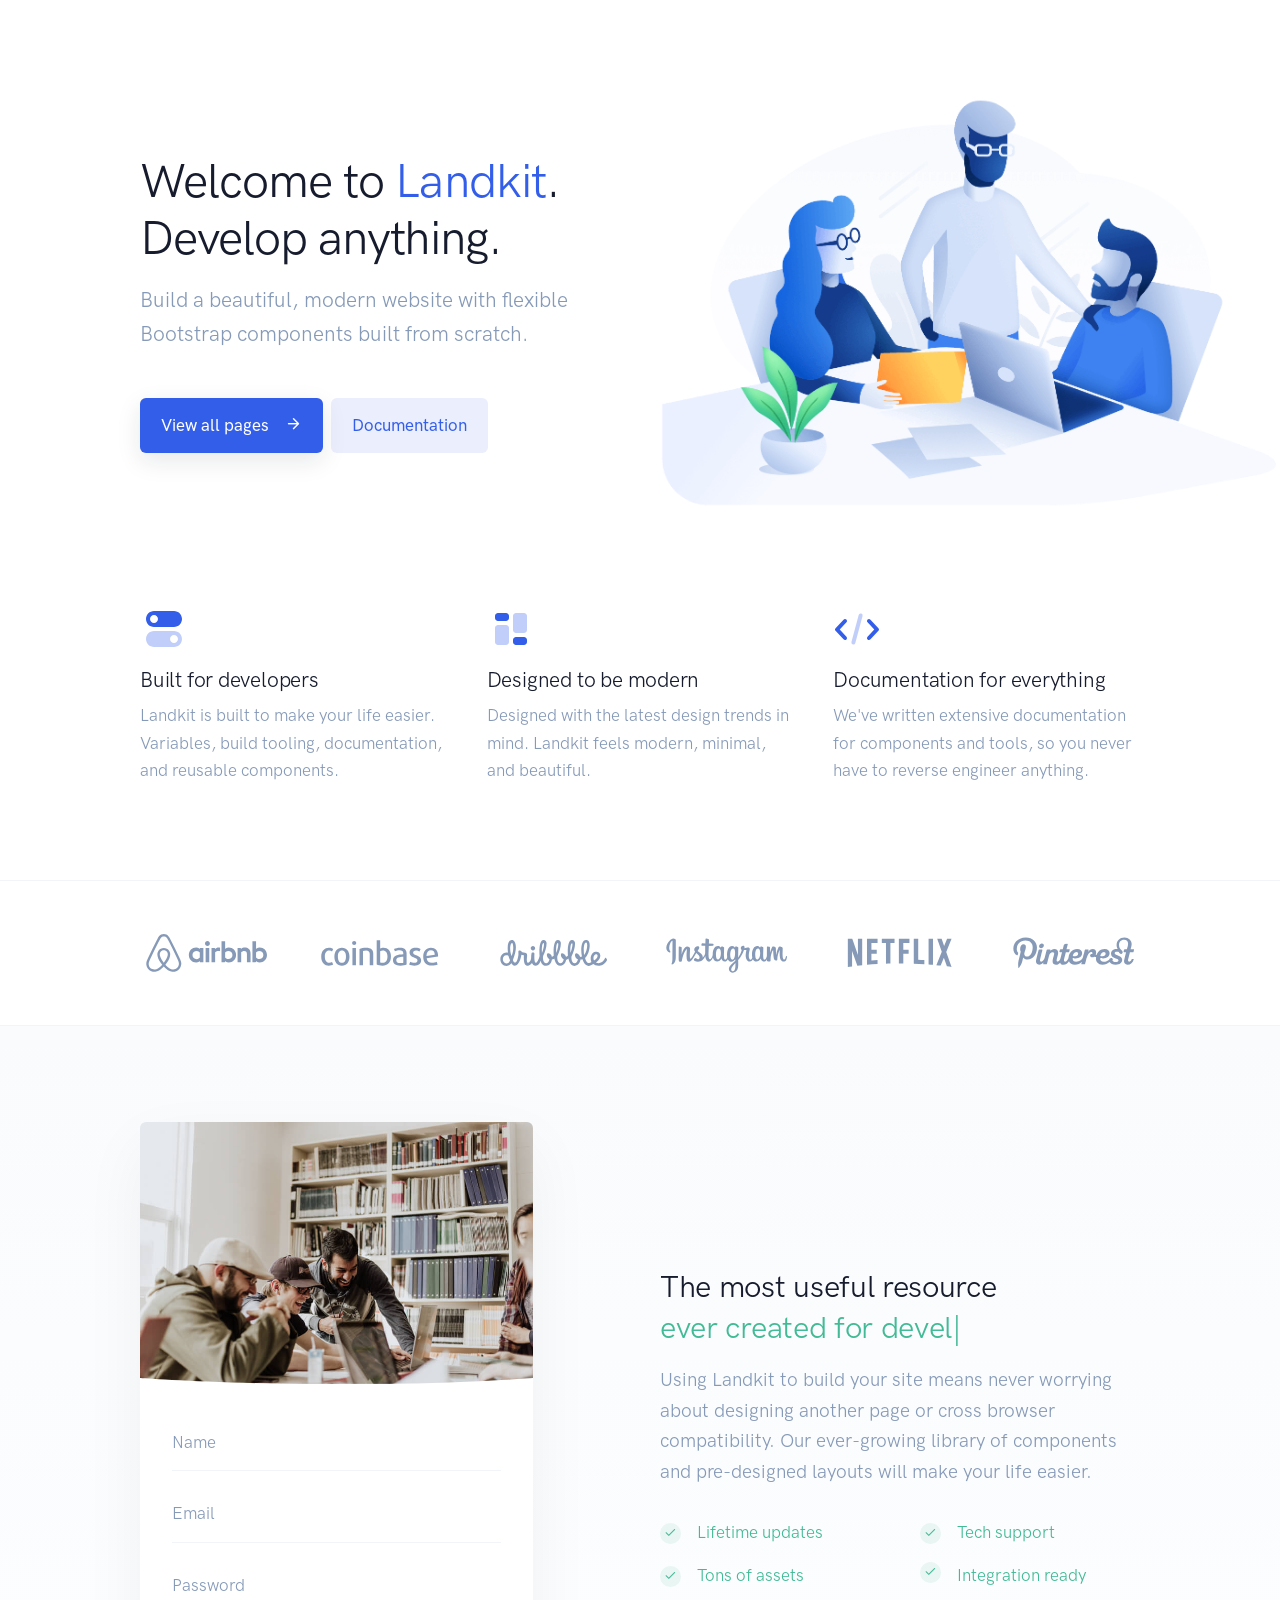
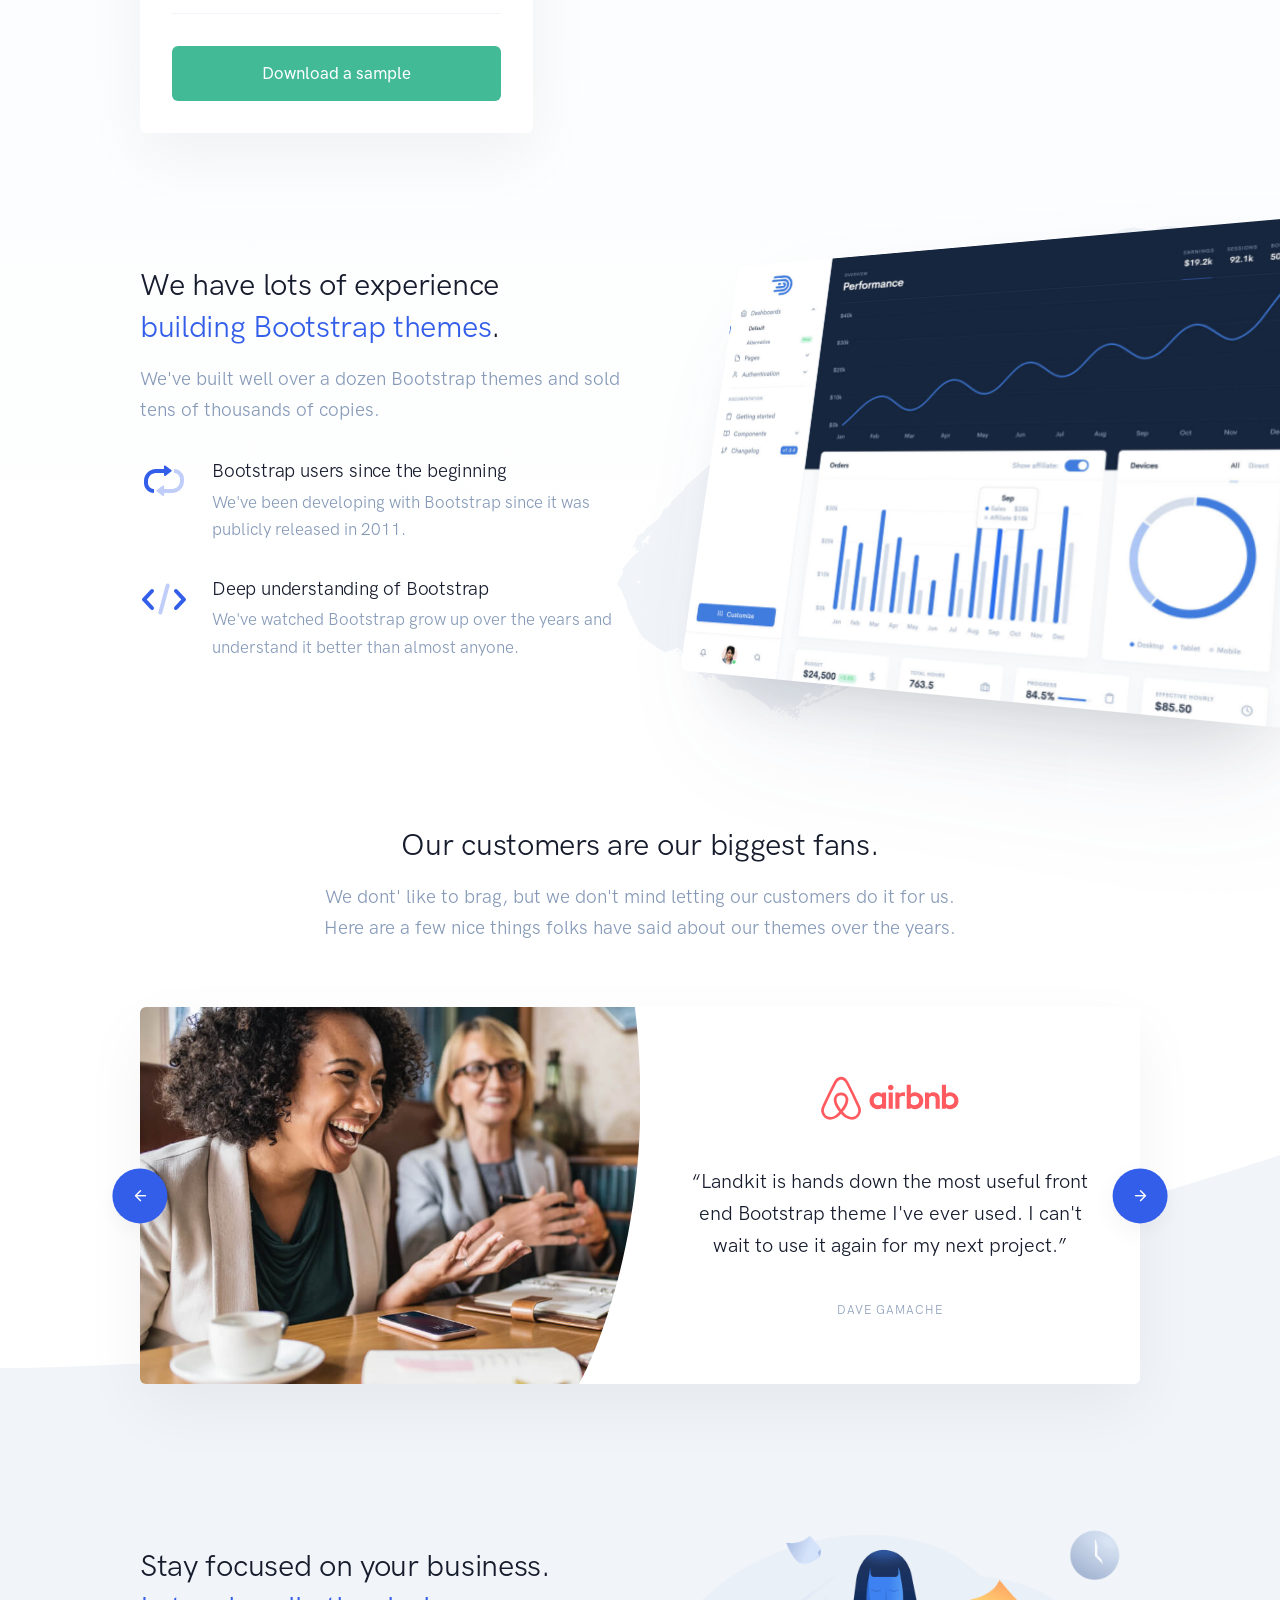
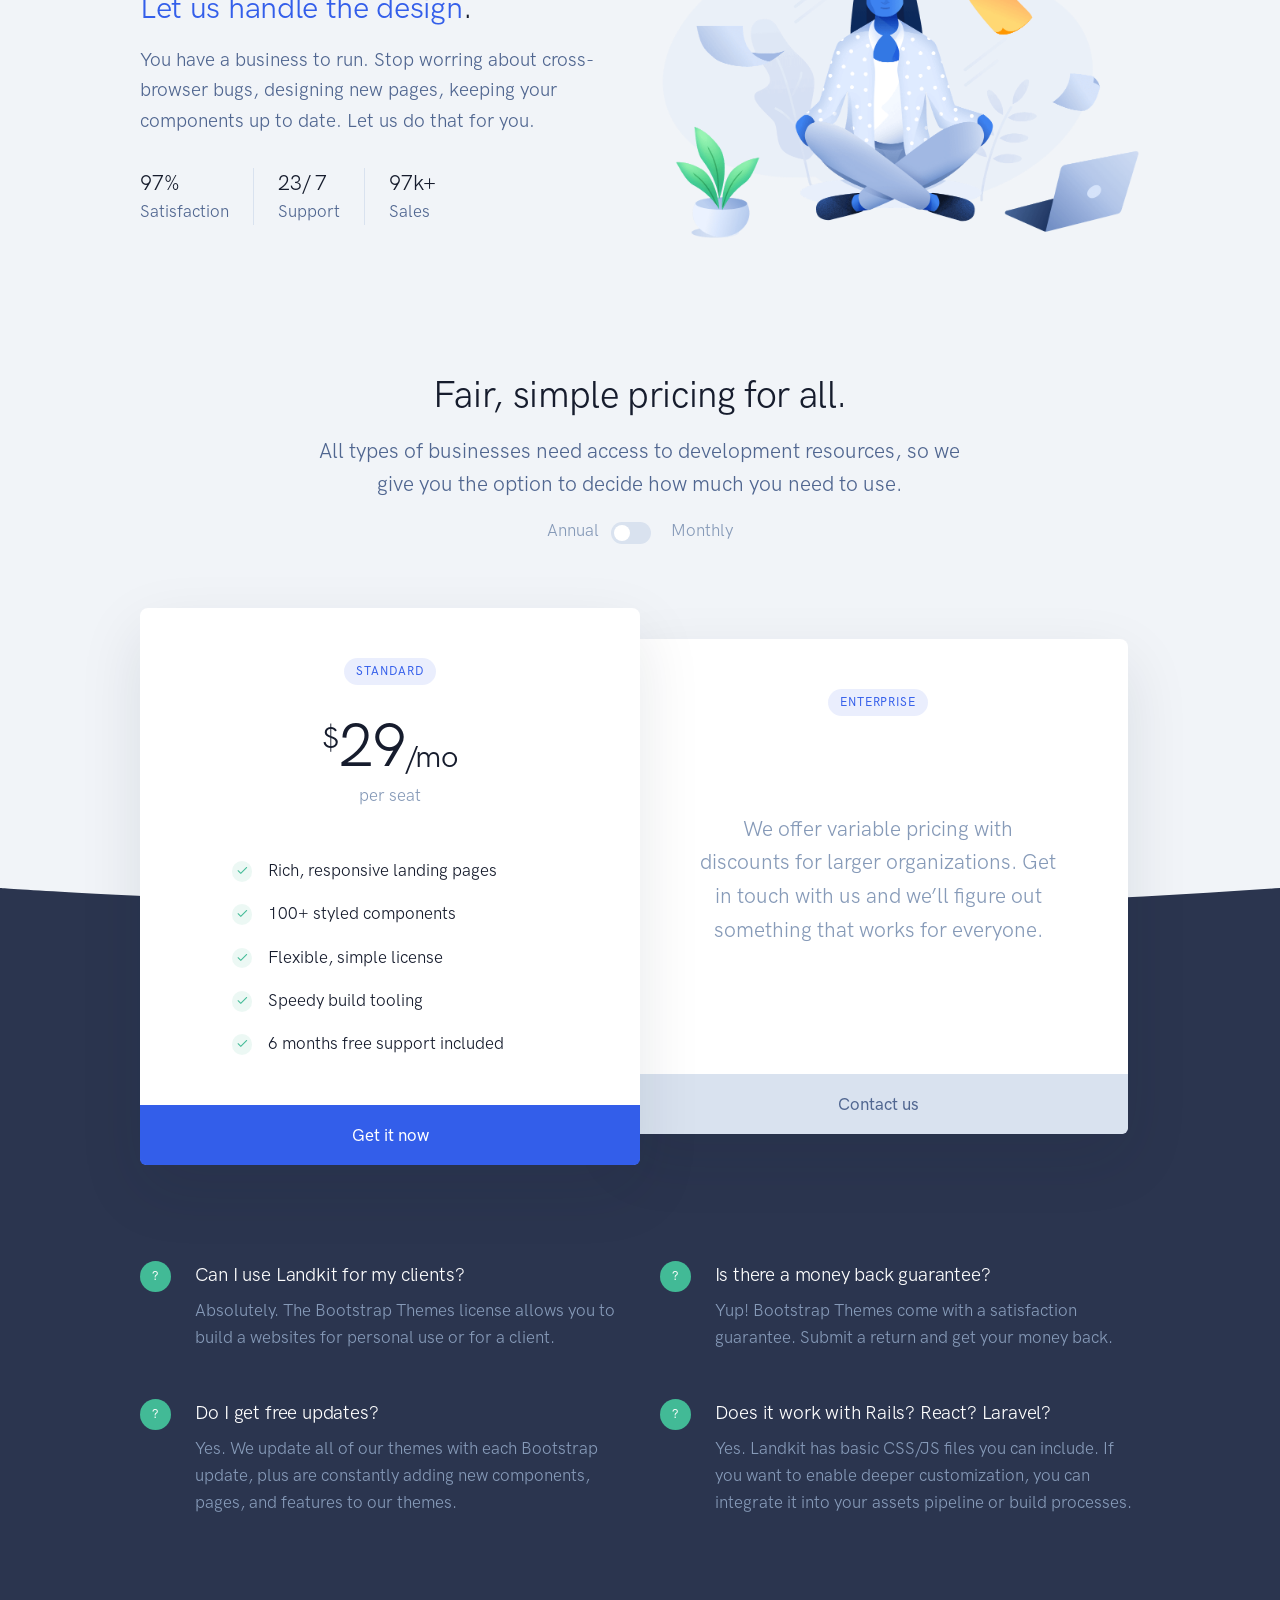
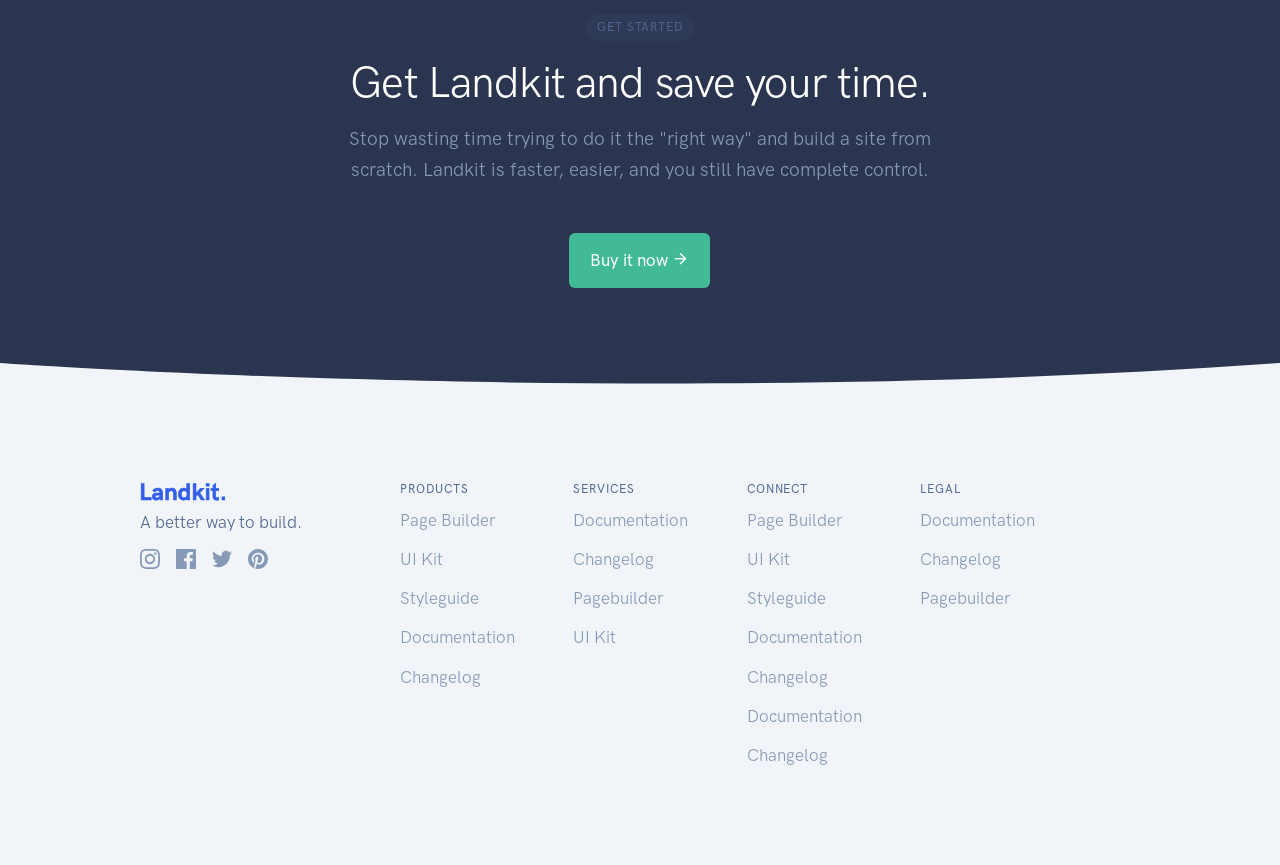
<file: static/example.html>
<!doctype html>
<html lang="en">
  <head>
    <!-- Required meta tags -->
    <meta charset="utf-8">
    <meta name="viewport" content="width=device-width, initial-scale=1, shrink-to-fit=no">

    <!-- Libs CSS -->
    <link rel="stylesheet" href="/static/assets/fonts/Feather/feather.css">
    <link rel="stylesheet" href="/static/assets/libs/flickity/dist/flickity.min.css">
    <link rel="stylesheet" href="/static/assets/libs/flickity-fade/flickity-fade.css">
    <link rel="stylesheet" href="/static/assets/libs/aos/dist/aos.css">
    <link rel="stylesheet" href="/static/assets/libs/jarallax/dist/jarallax.css">
    <link rel="stylesheet" href="/static/assets/libs/highlightjs/styles/vs2015.css">
    <link rel="stylesheet" href="/static/assets/libs/@fancyapps/fancybox/dist/jquery.fancybox.min.css">

    <!-- Map -->
    <link href='https://api.mapbox.com/mapbox-gl-js/v0.53.0/mapbox-gl.css' rel='stylesheet' />

    <!-- Theme CSS -->
    <link rel="stylesheet" href="/static/assets/css/theme.min.css">

    <title>Landkit</title>
  </head>
  <body>
    <!-- WELCOME
    ================================================== -->
    <section class="pt-4 pt-md-11">
      <div class="container">
        <div class="row align-items-center">
          <div class="col-12 col-md-5 col-lg-6 order-md-2">
            
            <!-- Image -->
            <img src="assets/img/illustrations/illustration-2.png" class="img-fluid mw-md-150 mw-lg-130 mb-6 mb-md-0" alt="..." data-aos="fade-up" data-aos-delay="100">

          </div>
          <div class="col-12 col-md-7 col-lg-6 order-md-1" data-aos="fade-up">
            
            <!-- Heading -->
            <h1 class="display-3 text-center text-md-left">
              Welcome to <span class="text-primary">Landkit</span>. <br>
              Develop anything.
            </h1>

            <!-- Text -->
            <p class="lead text-center text-md-left text-muted mb-6 mb-lg-8">
              Build a beautiful, modern website with flexible Bootstrap components built from scratch.
            </p>
                
            <!-- Buttons -->
            <div class="text-center text-md-left">
              <a href="overview.html" class="btn btn-primary shadow lift mr-1">
                View all pages <i class="fe fe-arrow-right d-none d-md-inline ml-3"></i>
              </a>
              <a href="docs/index.html" class="btn btn-primary-soft lift">
                Documentation
              </a>
            </div>

          </div>
        </div> <!-- / .row -->
      </div> <!-- / .container -->
    </section>

    <!-- FEATURES
    ================================================== -->
    <section class="py-8 py-md-11 border-bottom">
      <div class="container">
        <div class="row">
          <div class="col-12 col-md-4" data-aos="fade-up">
            
            <!-- Icon -->
            <div class="icon text-primary mb-3">
              <?xml version="1.0" encoding="UTF-8"?>
              <svg width="24px" height="24px" viewBox="0 0 24 24" version="1.1" xmlns="http://www.w3.org/2000/svg" xmlns:xlink="http://www.w3.org/1999/xlink">
                  <!-- Generator: Sketch 52.2 (67145) - http://www.bohemiancoding.com/sketch -->
                  <title>Stockholm-icons / General / Settings-1</title>
                  <desc>Created with Sketch.</desc>
                  <g id="Stockholm-icons-/-General-/-Settings-1" stroke="none" stroke-width="1" fill="none" fill-rule="evenodd">
                      <rect id="bound" x="0" y="0" width="24" height="24"></rect>
                      <path d="M7,3 L17,3 C19.209139,3 21,4.790861 21,7 C21,9.209139 19.209139,11 17,11 L7,11 C4.790861,11 3,9.209139 3,7 C3,4.790861 4.790861,3 7,3 Z M7,9 C8.1045695,9 9,8.1045695 9,7 C9,5.8954305 8.1045695,5 7,5 C5.8954305,5 5,5.8954305 5,7 C5,8.1045695 5.8954305,9 7,9 Z" id="Combined-Shape" fill="#335EEA"></path>
                      <path d="M7,13 L17,13 C19.209139,13 21,14.790861 21,17 C21,19.209139 19.209139,21 17,21 L7,21 C4.790861,21 3,19.209139 3,17 C3,14.790861 4.790861,13 7,13 Z M17,19 C18.1045695,19 19,18.1045695 19,17 C19,15.8954305 18.1045695,15 17,15 C15.8954305,15 15,15.8954305 15,17 C15,18.1045695 15.8954305,19 17,19 Z" id="Combined-Shape" fill="#335EEA" opacity="0.3"></path>
                  </g>
              </svg>
            </div>

            <!-- Heading -->
            <h3>
              Built for developers
            </h3>

            <!-- Text -->
            <p class="text-muted mb-6 mb-md-0">
              Landkit is built to make your life easier. Variables, build tooling, documentation, and reusable components.
            </p>

          </div>
          <div class="col-12 col-md-4" data-aos="fade-up" data-aos-delay="50">

            <!-- Icon -->
            <div class="icon text-primary mb-3">
              <?xml version="1.0" encoding="UTF-8"?>
              <svg width="24px" height="24px" viewBox="0 0 24 24" version="1.1" xmlns="http://www.w3.org/2000/svg" xmlns:xlink="http://www.w3.org/1999/xlink">
                  <!-- Generator: Sketch 52.2 (67145) - http://www.bohemiancoding.com/sketch -->
                  <title>Stockholm-icons / Layout / Layout-arrange</title>
                  <desc>Created with Sketch.</desc>
                  <g id="Stockholm-icons-/-Layout-/-Layout-arrange" stroke="none" stroke-width="1" fill="none" fill-rule="evenodd">
                      <rect id="bound" x="0" y="0" width="24" height="24"></rect>
                      <path d="M5.5,4 L9.5,4 C10.3284271,4 11,4.67157288 11,5.5 L11,6.5 C11,7.32842712 10.3284271,8 9.5,8 L5.5,8 C4.67157288,8 4,7.32842712 4,6.5 L4,5.5 C4,4.67157288 4.67157288,4 5.5,4 Z M14.5,16 L18.5,16 C19.3284271,16 20,16.6715729 20,17.5 L20,18.5 C20,19.3284271 19.3284271,20 18.5,20 L14.5,20 C13.6715729,20 13,19.3284271 13,18.5 L13,17.5 C13,16.6715729 13.6715729,16 14.5,16 Z" id="Combined-Shape" fill="#335EEA"></path>
                      <path d="M5.5,10 L9.5,10 C10.3284271,10 11,10.6715729 11,11.5 L11,18.5 C11,19.3284271 10.3284271,20 9.5,20 L5.5,20 C4.67157288,20 4,19.3284271 4,18.5 L4,11.5 C4,10.6715729 4.67157288,10 5.5,10 Z M14.5,4 L18.5,4 C19.3284271,4 20,4.67157288 20,5.5 L20,12.5 C20,13.3284271 19.3284271,14 18.5,14 L14.5,14 C13.6715729,14 13,13.3284271 13,12.5 L13,5.5 C13,4.67157288 13.6715729,4 14.5,4 Z" id="Combined-Shape" fill="#335EEA" opacity="0.3"></path>
                  </g>
              </svg>
            </div>

            <!-- Heading -->
            <h3>
              Designed to be modern
            </h3>

            <!-- Text -->
            <p class="text-muted mb-6 mb-md-0">
              Designed with the latest design trends in mind. Landkit feels modern, minimal, and beautiful.
            </p>

          </div>
          <div class="col-12 col-md-4" data-aos="fade-up" data-aos-delay="100">
              
            <!-- Icon -->
            <div class="icon text-primary mb-3">
              <?xml version="1.0" encoding="UTF-8"?>
              <svg width="24px" height="24px" viewBox="0 0 24 24" version="1.1" xmlns="http://www.w3.org/2000/svg" xmlns:xlink="http://www.w3.org/1999/xlink">
                  <!-- Generator: Sketch 52.2 (67145) - http://www.bohemiancoding.com/sketch -->
                  <title>Stockholm-icons / Code / Code</title>
                  <desc>Created with Sketch.</desc>
                  <g id="Stockholm-icons-/-Code-/-Code" stroke="none" stroke-width="1" fill="none" fill-rule="evenodd">
                      <rect id="bound" x="0" y="0" width="24" height="24"></rect>
                      <path d="M17.2718029,8.68536757 C16.8932864,8.28319382 16.9124644,7.65031935 17.3146382,7.27180288 C17.7168119,6.89328641 18.3496864,6.91246442 18.7282029,7.31463817 L22.7282029,11.5646382 C23.0906029,11.9496882 23.0906029,12.5503176 22.7282029,12.9353676 L18.7282029,17.1853676 C18.3496864,17.5875413 17.7168119,17.6067193 17.3146382,17.2282029 C16.9124644,16.8496864 16.8932864,16.2168119 17.2718029,15.8146382 L20.6267538,12.2500029 L17.2718029,8.68536757 Z M6.72819712,8.6853647 L3.37324625,12.25 L6.72819712,15.8146353 C7.10671359,16.2168091 7.08753558,16.8496835 6.68536183,17.2282 C6.28318808,17.6067165 5.65031361,17.5875384 5.27179713,17.1853647 L1.27179713,12.9353647 C0.909397125,12.5503147 0.909397125,11.9496853 1.27179713,11.5646353 L5.27179713,7.3146353 C5.65031361,6.91246155 6.28318808,6.89328354 6.68536183,7.27180001 C7.08753558,7.65031648 7.10671359,8.28319095 6.72819712,8.6853647 Z" id="Combined-Shape" fill="#335EEA"></path>
                      <rect id="Rectangle-28" fill="#335EEA" opacity="0.3" transform="translate(12.000000, 12.000000) rotate(-345.000000) translate(-12.000000, -12.000000) " x="11" y="4" width="2" height="16" rx="1"></rect>
                  </g>
              </svg>
            </div>

            <!-- Heading -->
            <h3>
              Documentation for everything
            </h3>

            <!-- Text -->
            <p class="text-muted mb-0">
              We've written extensive documentation for components and tools, so you never have to reverse engineer anything.
            </p>

          </div>
        </div> <!-- / .row -->
      </div> <!-- / .container -->
    </section>

    <!-- BRANDS
    ================================================== -->
    <section class="py-6 py-md-8 border-bottom">
      <div class="container">
        <div class="row align-items-center justify-content-center">
            <div class="col-6 col-sm-4 col-md-2 mb-4 mb-md-0">
            
            <!-- Brand -->
            <div class="img-fluid text-gray-600 mb-2 mb-md-0 svg-shim">
              <svg viewBox="0 0 2761 991" version="1.1" xmlns="http://www.w3.org/2000/svg" xmlns:xlink="http://www.w3.org/1999/xlink">
                <g id="airbnb" stroke="none" stroke-width="1" fill="none" fill-rule="evenodd">
                  <g transform="translate(130.000000, 105.000000)" fill="currentColor" fill-rule="nonzero" id="Shape">
                    <path d="M1317.62854,196.830214 C1317.62854,224.94903 1294.97121,247.590764 1266.85239,247.590764 C1238.73357,247.590764 1216.09184,224.94903 1216.09184,196.830214 C1216.09184,168.711397 1237.96116,146.069664 1266.85239,146.069664 C1295.76702,146.849875 1317.62854,169.49941 1317.62854,196.830214 Z M1108.31345,299.147129 L1108.31345,311.646115 C1108.31345,311.646115 1084.11129,280.390848 1032.56273,280.390848 C947.441668,280.390848 881.045683,345.218609 881.045683,435.028737 C881.045683,524.066455 946.661457,589.666625 1032.56273,589.666625 C1084.8915,589.666625 1108.31345,557.646752 1108.31345,557.646752 L1108.31345,570.918146 C1108.31345,577.167639 1113.01032,581.841105 1119.25201,581.841105 L1182.50374,581.841105 L1182.50374,288.177358 L1119.25201,288.177358 C1113.01032,288.200764 1108.31345,293.677848 1108.31345,299.147129 Z M1108.31345,487.357512 C1096.61028,504.545567 1073.17273,519.385187 1045.06171,519.385187 C995.081373,519.385187 956.804204,488.145525 956.804204,435.028737 C956.804204,381.919751 995.081373,350.680088 1045.06171,350.680088 C1072.40032,350.680088 1097.39049,366.299919 1108.31345,382.699962 L1108.31345,487.357512 Z M1229.37104,288.200764 L1304.34155,288.200764 L1304.34155,581.864512 L1229.37104,581.864512 L1229.37104,288.200764 Z M2349.32541,280.383046 C2297.77685,280.383046 2273.55909,311.638313 2273.55909,311.638313 L2273.55909,146.849875 L2198.58858,146.849875 L2198.58858,581.864512 L2261.85592,581.864512 C2268.10541,581.864512 2272.77888,576.39523 2272.77888,570.925949 L2272.77888,557.654554 C2272.77888,557.654554 2296.99664,589.674427 2348.52959,589.674427 C2433.66626,589.674427 2500.04664,524.089862 2500.04664,435.052143 C2500.04664,346.014425 2433.66626,280.383046 2349.32541,280.383046 Z M2336.82642,518.597174 C2307.91959,518.597174 2285.27786,503.773158 2273.55909,486.5773 L2273.55909,381.919751 C2285.27786,366.299919 2310.26803,349.899877 2336.82642,349.899877 C2386.80676,349.899877 2425.07613,381.139539 2425.07613,434.248525 C2425.07613,487.357512 2386.81457,518.597174 2336.82642,518.597174 Z M2159.5468,407.705735 L2159.5468,582.644723 L2084.56069,582.644723 L2084.56069,416.28806 C2084.56069,367.875946 2068.94086,348.339454 2026.79384,348.339454 C2004.15211,348.339454 1980.71456,360.058229 1965.85154,377.246285 L1965.85154,581.872314 L1890.89663,581.872314 L1890.89663,288.208566 L1950.2317,288.208566 C1956.4812,288.208566 1961.17027,293.677848 1961.17027,299.147129 L1961.17027,311.646115 C1983.03959,288.988777 2011.93082,280.390848 2040.82204,280.390848 C2073.62993,280.390848 2100.96854,289.776791 2122.83786,308.517467 C2149.38065,330.386791 2159.5468,358.497806 2159.5468,407.705735 Z M1708.89673,280.383046 C1657.36377,280.383046 1633.14601,311.638313 1633.14601,311.638313 L1633.14601,146.849875 L1558.1755,146.849875 L1558.1755,581.864512 L1621.42724,581.864512 C1627.67673,581.864512 1632.3658,576.39523 1632.3658,570.925949 L1632.3658,557.654554 C1632.3658,557.654554 1656.58356,589.674427 1708.11652,589.674427 C1793.25318,589.674427 1859.63356,524.089862 1859.63356,435.052143 C1860.41377,346.006622 1794.03339,280.383046 1708.89673,280.383046 Z M1696.39775,518.597174 C1667.50652,518.597174 1644.86479,503.773158 1633.14601,486.5773 L1633.14601,381.919751 C1644.86479,366.299919 1669.85496,349.899877 1696.39775,349.899877 C1746.39369,349.899877 1784.65525,381.139539 1784.65525,434.248525 C1784.65525,487.357512 1746.39369,518.597174 1696.39775,518.597174 Z M1493.34774,280.383046 C1515.98948,280.383046 1527.70825,284.299707 1527.70825,284.299707 L1527.70825,353.800934 C1527.70825,353.800934 1465.22893,332.711821 1426.18715,377.238483 L1426.18715,582.636921 L1351.20104,582.636921 L1351.20104,288.200764 L1414.46838,288.200764 C1420.71787,288.200764 1425.39134,293.670046 1425.39134,299.139327 L1425.39134,311.638313 C1439.46635,295.230468 1469.9258,280.383046 1493.34774,280.383046 Z M714.704624,555.306117 C710.803568,545.935779 706.894709,535.78523 702.993652,527.187301 C696.736357,513.135694 690.486864,499.848695 685.033187,487.357512 L684.252976,486.5773 C630.355976,369.420765 572.573524,250.719411 511.64682,133.57848 L509.306186,128.881608 C502.898081,116.729582 496.653228,104.492167 490.573312,92.1726639 C482.755594,78.1054534 474.953481,63.2814378 462.454495,49.2142273 C437.464326,17.9745651 401.535593,0.78650921 363.274029,0.78650921 C324.216649,0.78650921 289.07593,17.9745651 263.313352,47.6460025 C251.594577,61.6976088 242.996648,76.5372286 235.194535,90.6044391 C229.099222,102.916209 222.854469,115.153428 216.46166,127.313383 L214.113224,132.010255 C153.974534,249.151186 95.4040683,367.860342 41.5148708,485.009075 L40.7268574,486.561696 C35.265378,499.076286 29.008083,512.347681 22.7585901,526.391485 C18.8575334,534.989414 14.9564767,544.359752 11.05542,554.510302 C0.897068278,583.401528 -2.23157921,610.740133 1.68508173,638.866752 C10.2752086,697.44502 49.3169843,746.629543 103.213984,768.514471 C123.522885,777.1124 144.611998,781.013457 166.47352,781.013457 C172.723012,781.013457 180.525126,780.233246 186.782421,779.445232 C212.560604,776.324387 239.111196,767.742062 264.889379,752.902442 C296.909252,734.934175 327.368703,709.171597 361.72921,671.682441 C396.089718,709.171597 427.32938,734.934175 458.569042,752.902442 C484.355027,767.742062 510.897817,776.324387 536.668198,779.445232 C542.917691,780.241048 550.735408,781.013457 556.984901,781.013457 C578.854225,781.013457 600.715747,777.1124 620.236635,768.514471 C674.913846,746.629543 713.17541,696.664809 721.773339,638.866752 C727.976019,611.535949 724.855174,584.212948 714.704624,555.306117 Z M362.486015,595.916118 C320.30779,542.807132 292.969185,492.826793 283.606649,450.664172 C279.705592,432.695905 278.917578,417.076074 281.266015,403.016665 C282.818635,390.51768 287.515507,379.579117 293.765,370.208778 C308.60462,349.13527 333.594789,335.848271 362.493818,335.848271 C391.400648,335.848271 417.171029,348.347256 431.230437,370.208778 C437.47993,379.579117 442.161198,390.525482 443.737225,403.016665 C446.070057,417.083876 445.289845,433.476116 441.388789,450.664172 C431.987242,492.046582 404.648637,542.034723 362.486015,595.916118 Z M674.086822,632.625062 C668.625343,673.235062 641.286737,708.391385 603.025173,724.011216 C584.284496,731.81333 563.967793,734.161766 543.674496,731.81333 C524.153608,729.464894 504.617116,723.215401 484.323819,711.512231 C456.205002,695.876795 428.093987,671.682441 395.2861,635.745907 C446.826862,572.494173 478.066524,514.688315 489.785298,463.155356 C495.25458,438.937596 496.042593,417.076074 493.686355,396.75937 C490.573312,377.238483 483.535805,359.270215 472.605045,343.650384 C448.379482,308.494061 407.76168,288.200764 362.478213,288.200764 C317.194747,288.200764 276.576944,309.289877 252.366986,343.650384 C241.436226,359.270215 234.398719,377.238483 231.277874,396.75937 C228.157028,417.076074 228.929438,439.717807 235.178931,463.155356 C246.889903,514.688315 278.909776,573.266583 329.670326,636.526118 C297.650453,672.454851 268.751425,696.672611 240.632608,712.292442 C220.323707,724.011216 200.810621,730.260709 181.289733,732.593541 C160.208423,734.941977 139.891719,731.81333 121.931254,724.791428 C83.6696897,709.171597 56.3310842,674.015273 50.8696048,633.405273 C48.5289708,613.884385 50.0815914,594.363497 57.899309,572.494173 C60.232141,564.676456 64.1488019,556.874342 68.0498586,547.504004 C73.5191401,535.005018 79.7530288,521.718019 86.0103238,508.446624 L86.7983372,506.894004 C140.679733,390.51768 198.469987,271.808524 258.608677,156.228015 L260.949311,151.531143 C267.206606,139.827973 273.456099,127.328987 279.69779,115.610213 C285.947283,103.111227 292.969185,91.3924525 301.567114,81.2341009 C317.967156,62.5090286 339.828678,52.3428748 364.046438,52.3428748 C388.264198,52.3428748 410.12572,62.5090286 426.525763,81.2341009 C435.123692,91.4158589 442.145594,103.134633 448.395087,115.610213 C454.652382,127.328987 460.901874,139.827973 467.135763,151.531143 L469.484199,156.228015 C528.705845,272.288756 585.728672,389.458413 640.52213,507.674215 L640.52213,508.454426 C646.779425,520.969016 652.240904,535.01282 658.490397,547.52741 C662.391454,556.882144 666.300313,564.684258 668.640947,572.501975 C674.874835,592.78747 677.215469,612.323962 674.086822,632.625062 Z"></path>
                  </g>
                </g>
              </svg>
            </div>

          </div>
          <div class="col-6 col-sm-4 col-md-2 mb-4 mb-md-0">
            
            <!-- Brand -->
            <div class="img-fluid text-gray-600 mb-2 mb-md-0 svg-shim">
              <svg viewBox="0 0 2761 991" version="1.1" xmlns="http://www.w3.org/2000/svg" xmlns:xlink="http://www.w3.org/1999/xlink">
                <g id="coinbase" stroke="none" stroke-width="1" fill="none" fill-rule="evenodd">
                  <g transform="translate(170.000000, 233.000000)" fill="currentColor" fill-rule="nonzero" id="Shape">
                    <path d="M156.558139,526 C77.4418605,526 0,469.044585 0,340.476114 C0,211.488853 77.4418605,155.37102 156.558139,155.37102 C195.488373,155.37102 226.046511,165.421975 247.813954,179.660828 L223.953489,232.009555 C209.302326,221.539809 187.534884,214.839171 165.767442,214.839171 C118.046512,214.839171 74.511628,252.530255 74.511628,339.638535 C74.511628,426.746816 119.302326,465.275477 165.767442,465.275477 C187.534884,465.275477 209.302326,458.57484 223.953489,448.105095 L247.813954,501.710191 C225.209303,516.786624 195.488373,526 156.558139,526 Z M429.069768,526 C328.186047,526 272.511629,446.011146 272.511629,340.476114 C272.511629,234.941083 327.767442,155.37102 429.069768,155.37102 C529.953489,155.37102 585.627908,234.522293 585.627908,340.476114 C585.627908,446.011146 529.953489,526 429.069768,526 Z M429.069768,212.745223 C372.976745,212.745223 345.348837,263 345.348837,339.638535 C345.348837,416.27707 372.976745,466.950637 429.069768,466.950637 C485.162792,466.950637 512.790698,416.27707 512.790698,339.638535 C512.790698,263 485.162792,212.745223 429.069768,212.745223 Z M682.744187,97.996815 C658.883721,97.996815 639.627908,79.5700636 639.627908,56.955414 C639.627908,34.3407643 658.883721,15.9140127 682.744187,15.9140127 C706.604652,15.9140127 725.860466,34.3407643 725.860466,56.955414 C725.860466,79.5700636 706.186047,97.996815 682.744187,97.996815 Z M646.325582,162.490446 L719.162791,162.490446 L719.162791,518.461783 L646.325582,518.461783 L646.325582,162.490446 Z M1004.65117,518.461783 L1004.65117,281.007961 C1004.65117,239.54777 979.534885,213.582803 930.139536,213.582803 C903.767443,213.582803 879.488373,218.18949 864.83721,224.052548 L864.83721,518.880573 L792.837211,518.880573 L792.837211,180.498407 C828.418606,165.840765 874.046513,155.37102 929.720931,155.37102 C1029.34884,155.37102 1077.48837,198.925159 1077.48837,274.307324 L1077.48837,518.880573 L1004.65117,518.880573 L1004.65117,518.461783 Z M1268.7907,526 C1222.74419,526 1177.11628,514.692675 1149.06977,500.872611 L1149.06977,0 L1221.06977,0 L1221.06977,171.703822 C1238.23256,163.746815 1265.86047,157.046178 1290.55814,157.046178 C1382.23256,157.046178 1444.60465,223.214968 1444.60465,332.100319 C1444.60465,466.531847 1375.11628,526 1268.7907,526 Z M1278,213.582803 C1258.32559,213.582803 1234.88373,218.18949 1221.06977,225.308917 L1221.06977,458.99363 C1231.53489,463.600318 1252.04651,468.207007 1272.55814,468.207007 C1329.90697,468.207007 1372.18605,428.421974 1372.18605,337.544586 C1372.60465,259.649682 1335.76744,213.582803 1278,213.582803 Z M1640.51163,526 C1538.37209,526 1486.46511,484.539809 1486.46511,414.183121 C1486.46511,314.929937 1591.95349,297.340765 1699.53489,291.477707 L1699.53489,268.863057 C1699.53489,224.052548 1669.81395,208.138535 1624.18605,208.138535 C1590.69768,208.138535 1549.67442,218.60828 1525.81395,229.915605 L1507.39535,180.498407 C1535.86047,167.934713 1584,155.37102 1631.72093,155.37102 C1716.69767,155.37102 1768.60465,188.455414 1768.60465,276.401274 L1768.60465,500.872611 C1743.06977,514.692675 1690.74419,526 1640.51163,526 Z M1699.95349,339.638535 C1627.11628,343.407643 1554.69768,349.689491 1554.69768,412.926752 C1554.69768,450.617835 1583.58139,473.651274 1638.4186,473.651274 C1661.44187,473.651274 1688.65117,469.882165 1699.95349,464.437898 L1699.95349,339.638535 Z M1931.02326,526 C1889.5814,526 1846.04651,514.692675 1820.09303,500.872611 L1844.3721,445.592356 C1862.7907,456.899682 1901.72093,468.625796 1928.93023,468.625796 C1967.86047,468.625796 1993.81396,449.361465 1993.81396,419.627389 C1993.81396,387.380573 1966.60466,374.816878 1930.60466,361.415605 C1882.88372,343.407643 1829.72094,321.630573 1829.72094,255.042994 C1829.72094,196.412421 1875.34884,155.37102 1954.46512,155.37102 C1997.5814,155.37102 2033.16279,165.840765 2058.27907,180.498407 L2035.67442,230.753185 C2019.76744,220.702229 1987.95349,209.813694 1962.41861,209.813694 C1924.74419,209.813694 1903.81396,229.496815 1903.81396,255.461784 C1903.81396,287.708599 1930.18605,299.015923 1965.34884,312.417197 C2014.74419,330.843949 2069.5814,351.364649 2069.5814,420.883758 C2069.16279,484.121019 2020.18605,526 1931.02326,526 Z M2420.37209,338.800956 L2183.86047,371.88535 C2190.97675,435.960191 2232.83721,468.207007 2292.69768,468.207007 C2328.27907,468.207007 2366.7907,459.41242 2391.06977,446.429936 L2412.00001,500.453821 C2384.3721,515.111465 2336.65117,525.58121 2287.67442,525.58121 C2175.48837,525.58121 2112.69768,453.549363 2112.69768,340.057324 C2112.69768,231.171975 2173.39535,154.95223 2273.02326,154.95223 C2365.53488,154.95223 2420.37209,215.676751 2420.37209,311.579618 C2421.2093,320.374204 2421.2093,329.587579 2420.37209,338.800956 Z M2272.60465,208.138535 C2217.34884,208.138535 2180.93024,250.436305 2179.67442,324.562102 L2352.13954,300.691083 C2351.30233,238.710191 2319.90698,208.138535 2272.60465,208.138535 Z"></path>
                  </g>
                </g>
              </svg>
            </div>

          </div>
          <div class="col-6 col-sm-4 col-md-2 mb-4 mb-md-0">
            
            <!-- Brand -->
            <div class="img-fluid text-gray-600 mb-2 mb-md-0 svg-shim">
              <svg viewBox="0 0 2761 991" version="1.1" xmlns="http://www.w3.org/2000/svg" xmlns:xlink="http://www.w3.org/1999/xlink">
                <g id="dribbble" stroke="none" stroke-width="1" fill="none" fill-rule="evenodd">
                  <g transform="translate(275.000000, 226.000000)" fill="currentColor" fill-rule="nonzero" id="Shape">
                    <path d="M676.211313,216.865556 C701.505429,216.865556 722.00834,196.386203 722.00834,171.127473 C722.00834,145.864434 701.505429,125.389391 676.211313,125.389391 C650.917196,125.389391 630.414286,145.864434 630.414286,171.127473 C630.414286,196.386203 650.917196,216.865556 676.211313,216.865556 Z M2187.64269,373.136978 C2180.67601,368.24555 2175.29778,367.43534 2170.83462,376.93376 C2093.91633,543.268163 1964.29477,460.264727 1977.1706,467.569547 C2005.92216,454.43811 2081.54121,393.887837 2070.11137,310.281053 C2063.1706,259.186103 2019.24689,236.521769 1972.62543,244.636799 C1891.24398,258.802546 1861.30542,346.443142 1876.54663,424.033685 C1879.21417,437.359054 1883.97948,448.348606 1888.74047,459.114057 C1796.77521,533.782672 1760.25413,392.271726 1756.11038,375.360746 C1755.94636,374.455724 1827.11951,315.224196 1846.91453,174.079569 C1867.66348,26.1515864 1820.39888,-0.78358876 1772.06812,0.0567887056 C1682.63227,1.61256442 1658.46473,188.180671 1690.93271,343.672051 C1688.21338,344.37883 1675.55769,351.377666 1655.22311,352.162018 C1640.59051,306.191216 1578.06743,265.896194 1561.70395,281.423783 C1520.74992,320.266461 1571.63599,396.206416 1607.44054,402.162322 C1585.93191,534.429116 1451.41987,501.671634 1476.45932,335.962126 C1520.26217,254.747186 1553.57616,133.987099 1547.63248,61.0854312 C1545.52607,35.275069 1526.41304,0.694613654 1483.18859,2.40984561 C1400.05037,5.69378217 1391.01182,192.313605 1400.75826,324.765713 C1400.27482,321.503324 1395.64764,340.857864 1361.57828,350.481263 C1353.51955,305.820588 1281.49607,260.991837 1264.54124,282.544287 C1232.80274,322.882405 1287.80665,394.805787 1313.86045,399.822194 C1292.35182,532.084679 1157.8441,499.327196 1182.88355,333.617689 C1226.68639,252.407058 1259.99607,131.646971 1254.05238,58.7453032 C1251.94598,32.9306313 1232.83727,-1.64982399 1189.6085,0.0610983336 C1106.47028,3.34934452 1097.43173,189.969167 1107.17817,322.421275 C1106.69041,319.107171 1101.95532,339.099535 1066.49608,348.563479 C1065.30907,290.62053 993.022281,264.051673 975.657395,282.539977 C944.708792,315.495703 982.744927,383.113766 1017.93224,399.822194 C996.423606,532.084679 861.915882,499.327196 886.955331,333.617689 C930.75818,252.407058 964.072172,131.646971 958.124169,58.7453032 C956.022082,32.9306313 936.909053,-1.64982399 893.680286,0.0610983336 C810.54638,3.34934452 803.855957,199.351227 813.602393,331.799026 C786.219138,448.939025 694.387682,595.225039 706.318218,302.183262 C707.496596,281.626336 708.782883,273.8216 698.518479,266.124604 C690.826651,260.14284 673.336589,263.021672 663.775758,263.258701 C652.156004,263.724141 649.242432,270.511805 646.674173,280.77303 C640.69164,307.268623 639.616856,332.954006 638.762208,367.999901 C638.201076,384.393726 636.884573,392.043316 630.561044,414.397356 C624.246148,436.747087 588.217139,477.598051 568.491181,470.767291 C541.125192,461.372302 550.103308,384.238579 555.231194,331.243084 C559.504432,289.362118 545.821437,270.554902 510.763619,263.715522 C490.239127,259.444681 477.769041,260.099744 456.394218,253.372415 C436.180506,247.011404 431.609437,208.836719 388.497212,221.558741 C364.916707,228.523099 380.075911,278.407044 374.408475,315.379343 C346.5461,497.249955 288.572502,502.244814 261.677001,413.897439 C382.808194,117.692395 296.717553,0.918714311 246.323558,0.918714311 C193.836108,0.918714311 133.838119,37.0161587 159.244462,267.977744 C146.890919,264.379205 143.092485,262.439872 129.569197,262.439872 C53.0868673,262.439872 0.979260689,324.170984 0.979260689,400.322111 C0.979260689,476.473238 53.0911837,538.20866 129.573513,538.20866 C174.72308,538.20866 206.422737,517.707759 230.430566,485.993207 C246.094789,508.390344 265.16897,538.55343 300.049816,537.195897 C404.018994,533.153466 434.255391,320.219055 437.825056,308.34172 C448.939791,310.052642 459.454547,313.289173 469.718951,315.000095 C486.820536,317.564324 488.06366,324.321821 487.675184,341.495689 C483.142962,486.316429 509.908971,537.023512 570.623484,537.023512 C604.451127,537.023512 634.601196,503.839376 655.371723,480.110565 C670.884873,512.079385 695.604908,536.045227 728.767825,537.019203 C809.126284,539.01456 839.893598,411.134968 837.087937,427.964065 C834.886572,441.168766 863.159006,536.299495 945.887169,536.644265 C1048.36287,537.075228 1067.41116,424.559459 1069.68158,405.713456 C1069.96647,401.964079 1070.09164,402.351946 1069.68158,405.713456 L1069.60389,406.855507 C1102.13661,400.813409 1118.9231,383.398202 1118.9231,383.398202 C1118.9231,383.398202 1145.04596,538.393974 1241.81107,536.648575 C1342.29691,534.829912 1361.24591,433.12269 1363.73216,413.289782 C1364.06021,408.583668 1364.25445,409.135301 1363.73216,413.289782 C1363.71857,413.483672 1363.70562,413.677606 1363.69331,413.871582 C1402.33806,399.835123 1412.50319,385.746949 1412.50319,385.746949 C1412.50319,385.746949 1433.26508,537.661337 1535.39116,538.988703 C1626.39818,540.17816 1660.12655,447.128981 1660.3251,408.182873 C1675.67423,408.346639 1704.06752,399.089558 1703.4028,398.563783 C1703.4028,398.563783 1736.73837,531.386519 1829.83021,538.20866 C1873.5381,541.410714 1906.32549,513.652399 1925.01551,500.990712 C1968.93922,536.506357 2115.20051,581.869502 2207.55425,425.537745 C2220.58978,403.101821 2192.56338,376.597609 2187.64269,373.136978 Z M125.882989,486.639651 C81.2600241,486.639651 52.6465943,445.443917 52.6465943,401.024581 C52.6465943,356.609554 78.9119013,315.41382 123.534867,315.41382 C143.614769,315.41382 154.785618,317.620349 170.423943,331.199987 C173.259819,342.357614 181.29696,368.094713 185.20762,379.782424 C190.447733,395.422064 196.680617,408.734505 202.965299,423.223475 C193.987182,460.385397 164.553636,486.639651 125.882989,486.639651 Z M234.621792,332.505805 C232.765739,329.553709 233.154215,331.368063 231.078026,328.579733 C222.898444,306.363601 207.134943,256.777021 205.309105,200.454492 C203.245865,136.740951 213.88148,62.0594072 245.235825,62.0594072 C266.481156,62.0594072 289.060256,213.413544 234.617476,332.505805 L234.621792,332.505805 Z M862.921604,266.120294 C857.888679,228.311928 857.625378,59.7623754 898.152078,64.4038448 C920.528307,73.4540637 883.964064,232.500886 862.921604,266.120294 Z M1158.84982,266.120294 C1153.81689,228.311928 1153.55359,59.7623754 1194.08029,64.4038448 C1216.45652,73.4540637 1179.89228,232.500886 1158.84982,266.120294 Z M1452.42991,268.469042 C1447.39267,230.656365 1447.13368,62.1068131 1487.65607,66.7482825 C1510.0323,75.7985013 1473.46805,234.849633 1452.42991,268.469042 Z M1776.53991,54.5391063 C1813.59191,50.7035373 1812.0639,212.254254 1737.69229,314.245911 C1728.10125,277.381352 1713.39527,67.1964838 1776.53991,54.5347966 L1776.53991,54.5391063 Z M1932.2757,402.162322 C1920.37538,342.142133 1951.12543,302.721965 1982.82509,298.399408 C1993.90529,296.632461 2009.96231,303.799372 2013.16508,317.198006 C2018.43109,342.448116 2012.40108,379.903094 1941.45237,427.425362 C1941.55597,427.830467 1934.93029,415.530788 1932.28002,402.162322 L1932.2757,402.162322 Z"></path>
                  </g>
                </g>
              </svg>
            </div>

          </div>
          <div class="col-6 col-sm-4 col-md-2 mb-4 mb-md-0">
            
            <!-- Brand -->
            <div class="img-fluid text-gray-600 mb-2 mb-md-0 svg-shim">
              <svg viewBox="0 0 2761 991" version="1.1" xmlns="http://www.w3.org/2000/svg" xmlns:xlink="http://www.w3.org/1999/xlink">
                  <g id="instagram" stroke="none" stroke-width="1" fill="none" fill-rule="evenodd">
                      <g transform="translate(130.000000, 198.000000)" fill="currentColor" fill-rule="nonzero" id="Shape">
                          <path d="M143.497142,0.251252504 C120.634256,0.251252504 90.9945866,24.495521 73.5095841,40.6341758 C35.0686047,74.7558316 0.251252504,137.498637 0.251252504,187.859048 C0.251252504,259.418179 61.1096718,286.430218 76.5025801,286.430218 C81.5776602,286.430218 85.9044914,283.812597 85.9044914,276.925704 C85.9044914,271.5278 82.4810645,267.035804 79.0751552,262.421185 C64.981047,240.874616 60.4540155,220.311533 60.4540155,192.57627 C60.4540155,134.750887 87.1232113,81.7478306 109.245356,57.493552 C113.324439,53.1041583 122.541165,43.6221668 125.298925,43.6221668 C128.036666,43.6221668 128.714845,45.8518988 128.714845,52.7437975 L126.144772,431.225157 C126.144772,490.391883 109.072683,513.89541 109.072683,527.826856 C109.072683,533.947983 111.722836,535.537074 116.782901,535.537074 C140.741884,535.537074 164.618284,506.335343 171.382555,495.684681 C192.358552,459.453414 197.503702,431.170102 197.503702,349.588439 L197.503702,31.5500826 C197.503702,22.9414654 195.088785,19.2202405 186.910599,13.9124273 C174.951127,6.31732464 161.24741,0.251252504 143.497142,0.251252504 Z M828.54037,1.30730962 C817.27159,1.30730962 812.454268,7.1982064 811.921234,25.4264529 L809.421232,100.902004 L743.412657,98.6147143 C739.408649,98.5121116 737.599338,99.7783792 735.847584,103.296901 C730.241973,113.807422 727.29152,122.043166 727.29152,135.756894 C727.29152,146.923071 732.354087,148.114263 736.868606,148.114263 L805.547354,150.086237 L805.337143,294.283078 C805.337143,324.866192 786.037825,364.540906 751.793546,397.538937 C751.793546,397.538937 754.738995,387.576465 754.571327,377.123502 C754.571327,347.536385 735.529766,320.724546 710.144355,301.750553 L648.184834,255.138895 C661.172835,240.113855 683.177362,210.314025 683.177362,185.151337 C683.177362,165.641808 670.910082,157.446105 648.042191,157.446105 C615.767384,157.446105 578.337417,187.005694 578.337417,230.847079 C578.337417,246.828076 585.447033,261.212475 596.255353,272.213487 C581.332915,300.526828 560.21928,337.779118 544.541087,364.308173 C532.699233,384.621007 512.66668,415.742159 500.814817,415.742159 C492.076069,415.742159 488.037026,401.993396 488.037026,349.170521 C488.037026,305.28409 491.155147,257.568827 492.719213,211.767981 C492.719213,201.269972 490.997489,191.585278 477.368847,182.090774 C464.831297,174.057733 449.348299,162.839003 433.399834,162.839003 C397.944343,162.839003 373.790165,195.464161 357.221079,227.366094 C340.073915,260.429191 330.802134,288.292081 317.72154,328.717547 L319.165486,189.590781 C319.610932,179.670852 317.105924,175.819496 309.167978,172.443617 C298.87017,168.076746 283.712497,163.041706 270.266538,163.041706 C259.03029,163.041706 257.663923,167.886555 257.663923,179.693374 L256.15241,346.632981 L255.979737,411.019932 C255.979737,469.070541 263.249514,478.75023 297.696495,478.75023 C316.768086,478.75023 322.876701,476.510488 323.254579,460.657119 C323.777602,450.171623 328.792622,424.768694 335.576913,399.293193 C355.419276,324.097923 378.93031,264.623389 419.468389,219.293013 C423.69512,214.89361 426.963391,216.467685 426.297725,222.70643 C426.297725,222.70643 419.88881,324.470796 419.88881,366.094962 C419.88881,440.124065 431.280212,478.752732 468.114584,478.752732 C504.265771,478.752732 539.771312,432.303737 559.153213,400.947349 L621.32795,296.953251 C661.615778,331.282615 689.72892,357.899258 689.72892,390.27917 C689.72892,410.404316 677.031209,430.094025 657.689348,430.094025 C633.517652,430.094025 618.074694,404.603509 601.748351,404.603509 C588.197286,404.603509 570.804877,430.764696 570.804877,445.619566 C570.804877,459.643604 601.40801,479.483464 656.317975,479.483464 C737.376615,479.483464 780.860142,423.85528 806.956264,362.253617 C811.951264,435.366803 841.082925,478.074554 886.518406,478.074554 C916.320738,478.074554 950.765217,440.421863 966.433401,394.428324 C966.433401,394.428324 967.979949,406.367775 979.87936,430.829762 C996.258256,462.774238 1021.15818,477.44142 1052.08664,477.44142 C1090.55515,477.44142 1123.45808,454.120576 1143.54569,414.988905 C1146.59124,444.641087 1171.48866,477.296275 1211.52624,477.296275 C1236.6589,477.296275 1259.57183,458.039499 1274.61189,426.320248 C1274.61189,426.320248 1294.09389,478.707687 1350.44279,478.707687 C1382.09198,478.707687 1419.56949,449.388339 1428.52596,428.084514 L1429.51194,459.065526 L1345.90575,536.165202 C1321.62895,559.731292 1295.8056,593.590185 1295.8056,631.07771 C1295.8056,678.755435 1340.82066,706.170378 1380.43532,706.170378 C1421.61404,706.170378 1448.93639,680.081763 1463.90387,658.222382 C1482.74022,629.936568 1490.69569,576.625703 1490.69569,524.513539 L1488.82882,446.1526 C1545.17772,384.213098 1589.27937,298.599899 1608.91152,238.024263 L1651.68434,236.898136 C1659.97013,236.340077 1659.55722,239.603344 1658.41107,244.433179 C1650.89355,276.199977 1644.32947,312.175989 1644.32947,348.004353 C1644.32947,407.196104 1657.96312,432.954388 1677.56024,454.00546 C1694.5998,471.643116 1711.54426,477.59157 1729.37961,477.59157 C1764.25952,477.59157 1786.15644,448.787738 1793.10089,430.629561 C1809.47979,462.574038 1833.60894,477.45143 1864.5299,477.45143 C1903.0009,477.45143 1935.90384,454.130586 1955.99395,414.998915 C1959.0395,444.651097 1983.93192,477.306285 2023.972,477.306285 C2053.88444,477.306285 2071.23431,460.046508 2084.87796,427.526455 C2085.15324,437.986926 2085.55614,449.138088 2085.86395,459.593554 C2086.22431,465.00397 2090.54864,468.427397 2094.42002,469.83881 C2107.13524,474.651127 2118.29642,477.058537 2128.32145,477.058537 C2154.46762,477.058537 2160.14581,471.688161 2160.14581,454.596052 C2160.14581,426.405333 2160.97163,381.863246 2168.98215,346.099947 C2177.48566,310.494306 2190.31851,270.186458 2208.02624,242.140884 C2209.62033,239.242983 2213.52674,240.003745 2213.69691,243.514759 C2216.23946,303.522327 2220.25347,405.10401 2236.01675,431.400333 C2243.79454,443.942888 2255.82408,453.084539 2273.8246,453.084539 C2282.26555,453.084539 2292.61341,449.485936 2295.26106,447.241189 C2297.94374,445.149095 2299.2951,442.824268 2299.13243,438.512452 C2299.13243,361.800663 2323.05638,287.533822 2347.01286,237.60134 C2347.67102,236.119857 2349.53789,236.004742 2349.47533,237.954193 L2348.13899,293.227021 C2348.13899,384.007893 2354.68304,441.360303 2400.02843,468.932903 C2408.94435,473.921657 2418.99597,476.527218 2429.21264,476.497975 C2452.41337,476.497975 2473.45193,463.540005 2483.84983,442.701645 C2492.32081,426.507935 2500.25626,395.339236 2500.25626,377.684063 C2500.25626,370.849722 2500.33634,359.726087 2489.13262,359.726087 C2482.98897,359.726087 2479.29778,364.255621 2477.82881,371.09747 C2474.25773,385.927314 2471.3273,398.645045 2465.78675,413.307222 C2460.49145,427.303732 2452.58854,435.454391 2443.21916,435.454391 C2432.21315,435.454391 2426.62756,426.793221 2423.43436,421.440363 C2409.3903,400.01892 2408.26417,350.809661 2408.26417,309.736047 L2411.64506,204.017723 C2411.64506,195.271468 2407.9939,184.803489 2394.49789,177.085764 C2385.43883,171.870543 2362.52589,162.053216 2348.48684,162.053216 C2335.46881,162.053216 2329.1675,169.425596 2324.4753,180.24893 C2315.66398,199.688389 2286.21951,275.937214 2278.3241,337.929268 C2278.04132,339.563404 2276.00428,339.90875 2275.86164,337.824163 C2271.75753,293.98528 2269.65292,241.164907 2269.69797,205.529236 C2269.69797,194.755952 2267.06283,179.355536 2244.20996,169.375546 C2233.10384,164.768434 2223.91714,161.948111 2212.69841,161.948111 C2198.77948,161.948111 2195.78648,168.75993 2190.80149,177.786465 C2175.03321,206.920629 2164.12979,244.91366 2147.78593,292.83663 L2148.03368,183.176861 C2148.03368,178.049228 2144.89054,171.3275 2135.88652,169.518189 C2113.56168,164.388053 2103.21882,162.058221 2094.41751,162.058221 C2088.0086,162.058221 2084.48757,167.165834 2084.48757,172.688863 L2083.28887,359.661022 C2078.96955,382.548932 2061.46953,437.181119 2036.64218,437.181119 C2016.26428,437.181119 2006.75476,416.535453 2006.75476,330.234065 L2010.45346,189.976167 C2010.45346,181.117299 2004.63764,177.396074 1996.16166,173.644819 C1984.04203,168.83 1974.39988,166.918086 1962.08255,166.918086 C1946.62207,166.918086 1941.31676,174.317993 1944.44489,192.093286 C1927.45038,169.10027 1910.46087,156.39255 1880.44583,156.39255 C1820.18551,156.39255 1774.76254,228.877607 1774.76254,334.213048 C1774.17195,363.750115 1781.30909,393.107001 1781.30909,393.107001 C1775.85613,417.62154 1763.0383,437.604043 1745.33058,437.604043 C1722.99071,437.604043 1708.75396,406.019927 1708.75396,351.282635 C1708.75396,296.38268 1729.6649,234.463199 1729.6649,217.6814 C1729.6649,198.169369 1716.8796,185.824511 1694.24944,185.824511 C1682.9131,185.824511 1640.8585,195.36406 1619.29942,198.494694 C1619.29942,198.494694 1621.73185,188.226916 1621.55167,180.153835 C1621.55167,160.914576 1612.52514,148.857507 1590.11521,148.857507 C1562.73029,148.857507 1542.62267,168.412081 1542.62267,201.772976 C1542.62267,216.740458 1551.2438,230.589321 1562.65522,238.029268 C1547.84289,299.811112 1523.75878,345.757104 1488.26826,397.085984 L1491.25875,189.237928 C1491.25875,182.481165 1489.45945,178.284464 1476.2237,173.146821 C1469.2267,170.123795 1457.82278,166.6328 1443.44839,166.6328 C1422.61504,166.6328 1423.99392,181.510193 1425.10753,192.648842 C1415.57549,175.746924 1394.7071,155.684341 1362.51238,155.684341 C1274.77956,155.684341 1247.84509,289.468259 1261.05332,384.478364 C1261.05332,396.06246 1249.74199,437.181119 1224.19392,437.181119 C1203.81602,437.181119 1194.3065,416.535453 1194.3065,330.234065 L1198.04024,189.976167 C1198.04024,181.114797 1192.18438,177.393572 1183.70839,173.644819 C1171.58876,168.83 1161.98164,166.918086 1149.66431,166.918086 C1134.20134,166.918086 1128.89603,174.317993 1132.02416,192.090784 C1115.02965,169.097768 1098.0051,156.390047 1067.98756,156.390047 C1007.72724,156.390047 961.703666,222.681405 961.703666,328.011841 C961.703666,368.219589 927.084012,429.576007 902.807211,429.576007 C889.321212,429.576007 874.961838,404.818725 874.961838,341.565408 C875.029405,298.449749 880.910292,151.672825 880.910292,151.672825 L965.647614,150.29895 C969.691662,150.261413 972.034007,145.841989 973.533008,143.119263 C977.424403,135.22386 979.306287,129.966097 979.306287,120.519141 C979.306287,111.995609 977.599578,108.882492 966.668636,108.266876 L882.211595,103.196801 L885.805192,24.5180436 C886.057945,19.5505711 883.059944,16.3123296 877.637016,13.8874023 C861.28815,7.493502 841.23808,1.30981212 828.54037,1.30730962 Z M1085.00209,207.463672 C1107.5947,207.463672 1130.52015,228.069298 1130.52015,301.174977 C1130.52015,393.222116 1096.98658,436.047485 1071.20077,436.047485 C1047.02657,436.047485 1028.67571,401.925829 1028.67571,334.90374 C1028.67571,267.158427 1046.59614,207.463672 1085.00209,207.463672 Z M1898.64404,207.463672 C1921.23666,207.463672 1944.16211,228.069298 1944.16211,301.174977 C1944.16211,393.222116 1910.62854,436.047485 1884.84273,436.047485 C1860.66853,436.047485 1842.31516,401.925829 1842.31516,334.90374 C1842.31766,267.158427 1860.2381,207.463672 1898.64404,207.463672 Z M1382.58497,207.886595 C1412.06948,207.886595 1425.11254,238.277016 1425.11254,297.195994 C1425.11254,386.027414 1398.70611,436.605543 1366.6365,436.605543 C1346.16351,436.605543 1322.62245,402.989393 1323.86369,336.870709 C1323.86369,294.595891 1337.64749,207.886595 1382.58497,207.886595 Z M1432.50244,505.049055 L1432.50244,540.03908 C1432.50244,656.145302 1401.56397,675.96264 1376.70408,675.96264 C1367.28465,675.96264 1344.21156,668.848018 1344.21156,640.124265 C1344.21156,599.971573 1386.19108,554.293349 1399.23664,540.17922 L1432.50244,505.049055 Z"></path>
                      </g>
                  </g>
              </svg>
            </div>

          </div>
          <div class="col-6 col-sm-4 col-md-2 mb-4 mb-md-0">
            
            <!-- Brand -->
            <div class="img-fluid text-gray-600 mb-2 mb-md-0 svg-shim">
              <svg viewBox="0 0 2761 991" version="1.1" xmlns="http://www.w3.org/2000/svg" xmlns:xlink="http://www.w3.org/1999/xlink">
                <g id="netflix" stroke="none" stroke-width="1" fill="none" fill-rule="evenodd">
                  <g transform="translate(307.000000, 204.000000)" fill="currentColor" fill-rule="nonzero" id="Shape">
                    <path d="M1833.62885,545.008232 C1863.54373,547.904359 1893.44429,551.015014 1923.27324,554.232934 L1989.1318,391.820981 L2051.73252,569.214135 C2083.8527,573.232958 2115.95857,577.452008 2147.9642,581.856981 L2038.21426,270.784317 L2148,0.021452794 L2055.019,0.021452794 L2054.05239,1.35152602 L1994.74532,147.623827 L1942.6771,0.042905588 L1850.87036,0.042905588 L1945.64854,268.667641 L1833.63601,545.008232 L1833.62885,545.008232 Z M1764.1974,538.643903 L1764.1974,0.021452794 L1672.42646,0.021452794 L1672.42646,531.085369 C1703.03587,533.445176 1733.6596,535.976606 1764.1974,538.636752 L1764.1974,538.643903 Z M1074.82341,508.52418 C1099.59734,508.52418 1124.34263,508.710105 1149.04496,508.910331 L1149.04496,311.029759 L1259.28895,311.029759 L1259.28895,226.763184 L1149.05212,226.763184 L1149.05212,84.3881408 L1276.02209,84.3881408 L1276.02209,0.021452794 L1056.92317,0.021452794 L1056.92317,508.59569 C1062.87321,508.59569 1068.85189,508.502728 1074.82341,508.52418 Z M789.894572,513.672851 C820.46818,512.585909 851.070428,511.67059 881.715636,510.926893 L881.715636,84.4024426 L967.49358,84.4024426 L967.49358,0.042905588 L704.116628,0.042905588 L704.116628,84.4024426 L789.908892,84.4024426 L789.908892,513.672851 L789.894572,513.672851 Z M88.0333738,570.465548 L88.0333738,249.567504 L196.694983,557.50806 C230.111148,553.760972 263.577434,550.235563 297.136802,546.903229 L297.136802,0.0286037254 L209.081948,0.0286037254 L209.081948,332.425345 L91.8282244,0.0286037254 L0,0.0286037254 L0,582 L0.551327351,582 C29.6427952,577.981177 58.8345045,574.162579 88.0333738,570.465548 Z M615.625008,84.3809898 L615.625008,0.0286037254 L396.504607,0.0286037254 L396.504607,537.785792 C469.408032,531.500592 542.395578,526.229844 615.446006,521.975082 L615.446006,437.544036 C573.086881,440.003956 530.813678,442.835725 488.640715,445.989286 L488.640715,311.065513 L598.884705,311.065513 L598.884705,226.748882 L488.640715,226.748882 L488.640715,84.3809898 L615.625008,84.3809898 Z M1457.89568,433.510911 L1457.89568,0 L1365.72377,0 L1365.72377,513.980341 C1439.04315,516.669091 1512.07612,520.416179 1584.86565,525.135794 L1584.86565,440.654691 C1542.62109,437.930186 1500.30492,435.563228 1457.89568,433.50376 L1457.89568,433.510911 Z"></path>
                  </g>
                </g>
              </svg>
            </div>

          </div>
          <div class="col-6 col-sm-4 col-md-2 mb-4 mb-md-0">
            
            <!-- Brand -->
            <div class="img-fluid text-gray-600 mb-2 mb-md-0 svg-shim">
              <svg viewBox="0 0 2761 991" version="1.1" xmlns="http://www.w3.org/2000/svg" xmlns:xlink="http://www.w3.org/1999/xlink">
                <g id="pinterest" stroke="none" stroke-width="1" fill="none" fill-rule="evenodd">
                  <g transform="translate(131.000000, 177.000000)" fill="currentColor" fill-rule="nonzero" id="Shape">
                    <path d="M574.01881,222.949777 C601.146101,222.949777 627.171838,200.365894 631.699105,172.504233 C637.049513,145.385011 618.662027,122.801128 591.554911,122.801128 C564.439724,122.801128 538.409953,145.385011 533.81409,172.504233 C528.524208,200.365894 546.157149,222.949777 574.01881,222.949777 Z M2414.87365,303.556931 L2475.55598,303.556931 C2483.87211,303.556931 2488.74236,300.179638 2490.61459,292.420337 C2493.51987,280.401339 2496.50718,268.402321 2499.57633,256.42412 C2501.3719,249.439539 2497.30462,244.145621 2489.56146,244.145621 L2429.68209,244.145621 C2433.9955,226.984775 2450.78916,171.269523 2450.78916,134.946472 C2450.78916,62.4052784 2389.19089,0.702089645 2301.7888,0.702089645 C2203.08064,0.702089645 2138.86365,66.9446511 2138.86365,160.157139 C2138.86365,187.344955 2149.00763,219.035829 2161.58069,238.694339 C2156.16991,238.385195 2150.75135,238.231801 2145.33175,238.234349 C2070.32921,238.234349 2023.08745,278.919234 2023.08745,338.120724 C2023.08745,393.682646 2066.88735,415.27392 2108.12503,429.642548 C2144.75474,442.409281 2178.48733,448.348798 2178.48733,476.965004 C2178.48733,496.260364 2159.92634,507.582568 2123.60329,507.582568 C2080.50547,507.582568 2056.82003,487.286528 2050.79982,479.587752 C2054.88324,476.379929 2060.95591,468.741678 2060.95591,456.015294 C2060.95591,438.212883 2048.45145,423.682856 2025.226,423.682856 C2005.57556,423.682856 1988.96347,439.709868 1984.79129,460.792732 C1953.22953,486.612684 1918.78275,503.34582 1869.927,503.34582 C1821.82175,503.34582 1796.85319,478.324798 1796.85319,425.083 C1808.13101,428.516783 1837.49772,432.640551 1856.90606,432.640551 C1938.36056,432.640551 1993.87407,395.63155 1993.87407,321.516707 C1993.87407,281.663032 1958.8866,239.807999 1889.67024,239.807999 L1889.51288,239.807999 C1798.47525,239.807999 1747.48095,297.476189 1725.21583,360.906357 C1718.97784,359.402159 1712.7288,357.94414 1706.46923,356.53242 C1711.44842,342.462382 1715.02343,326.156955 1715.02343,308.080164 C1715.02343,276.75244 1695.62316,239.807999 1643.70887,239.807999 C1607.54722,239.807999 1573.2457,263.493437 1549.4715,298.993349 C1555.3868,275.836495 1559.30882,260.414733 1559.56303,259.381774 C1561.11247,253.325242 1558.59059,246.578725 1549.14466,246.578725 L1495.86251,246.578725 C1488.26865,246.578725 1482.91017,249.261999 1480.75145,257.908999 C1479.30288,263.675012 1460.9961,335.506045 1443.17351,405.4487 C1431.94815,449.058958 1373.87645,503.34582 1300.88738,503.34582 C1252.77406,503.34582 1227.82567,476.678519 1227.82567,423.416546 C1240.41486,428.428013 1268.46617,432.636516 1287.86644,432.636516 C1372.63368,432.636516 1424.83444,395.627515 1424.83444,321.512672 C1424.83444,281.658997 1389.85101,239.803964 1320.62659,239.803964 L1320.47729,239.803964 C1217.96413,239.803964 1155.16746,319.426578 1144.52717,409.705623 C1140.10078,447.235139 1108.42604,498.770133 1074.08821,498.770133 C1057.35911,498.770133 1048.03019,488.262998 1048.03019,470.424272 C1048.03019,455.01865 1058.87627,417.347909 1070.76337,370.138433 C1074.74592,354.345451 1080.79034,330.252478 1087.49247,303.556931 L1143.22387,303.556931 C1151.51982,303.556931 1156.38603,300.179638 1158.27037,292.420337 C1160.93751,281.247428 1165.83196,261.754353 1167.22,256.42412 C1169.01557,249.439539 1164.97251,244.145621 1157.20513,244.145621 L1102.40179,244.145621 C1102.40179,244.145621 1127.63263,143.472422 1128.23385,140.885989 C1130.66292,130.649199 1122.09662,124.741962 1113.13489,126.626306 C1113.13489,126.626306 1070.77548,134.918227 1062.91934,136.556436 C1055.02285,138.154295 1048.89368,142.491918 1046.04094,153.874647 L1023.60635,244.145621 L979.600664,244.145621 C971.304709,244.145621 966.426396,247.530985 964.566262,255.274146 C961.642725,267.290329 958.659479,279.291906 955.616636,291.278433 C953.796852,298.263014 957.860095,303.556931 965.619396,303.556931 L1008.7737,303.556931 C1008.46704,304.791641 993.186502,362.919821 980.827304,414.97533 C975.008837,440.008457 955.523832,498.584523 923.615068,498.584523 C904.553737,498.584523 896.499881,488.969123 896.499881,468.346248 C896.499881,435.868549 928.46917,354.567376 928.46917,317.675389 C928.46917,268.395959 902.031864,239.844314 847.870086,239.844314 C813.729968,239.844314 778.330931,261.887507 763.328809,281.235323 C763.328809,281.235323 767.880286,265.397956 769.437796,259.309144 C771.100215,252.877357 767.650292,246.55855 759.205041,246.55855 L706.249728,246.55855 C694.979978,246.55855 691.86496,252.582802 690.210611,259.208269 C689.548871,261.867332 670.467366,336.797245 652.148475,408.729153 C639.619806,457.984373 609.175747,499.141352 576.625418,499.141352 C559.888247,499.141352 552.435605,488.638253 552.435605,470.799527 C552.435605,455.385835 562.39398,417.351944 574.277049,370.146503 C588.734447,312.676027 601.489076,265.349536 602.852905,259.821589 C604.632339,252.736132 601.464866,246.562585 592.333665,246.562585 L539.059587,246.562585 C529.407872,246.562585 525.961984,251.626508 523.928345,258.663544 C523.928345,258.663544 508.934292,315.42386 493.056576,378.611928 C481.524551,424.46968 468.790098,471.178817 468.790098,493.12517 C468.790098,532.288861 486.374619,561.808906 534.717929,561.808906 C572.029556,561.808906 601.557671,542.8888 624.105239,518.779687 C620.792506,531.828871 618.678167,540.088512 618.464312,540.931826 C616.519443,548.392538 618.875882,554.985724 627.664107,554.985724 L682.180965,554.985724 C691.67128,554.985724 695.318918,551.168616 697.300102,542.892835 C699.208656,534.996344 739.925821,374.84324 739.925821,374.84324 C750.68716,331.822092 777.306042,303.335007 814.754858,303.335007 C832.512884,303.335007 847.882191,315.092991 846.102757,337.943184 C844.125608,363.081221 813.810668,453.388511 813.810668,493.024296 C813.810668,523.024505 824.935158,561.837151 881.408989,561.837151 C919.90287,561.837151 948.24066,543.38107 968.847395,519.562477 C976.392841,544.841739 996.382221,561.837151 1033.04825,561.837151 C1093.98479,561.837151 1130.71537,525.695674 1152.29454,489.392797 C1170.20186,531.570631 1212.14163,561.816976 1273.64307,561.816976 C1336.32676,561.816976 1384.83551,535.391774 1419.21369,499.468187 L1408.4927,541.520936 C1406.5438,549.094627 1409.84039,555.050284 1418.73353,555.050284 L1472.68952,555.050284 C1480.0776,555.050284 1485.3352,551.293701 1487.25183,543.5344 C1488.20005,539.725362 1495.99567,509.596032 1507.00718,466.784704 C1528.06583,384.86214 1561.91139,299.868943 1612.76851,299.868943 C1630.70407,299.868943 1638.05988,309.895913 1638.05988,325.69293 C1638.05988,333.141536 1635.89712,339.577358 1634.02891,343.027281 C1609.37911,338.128794 1589.5471,350.298348 1589.5471,376.618639 C1589.5471,393.767381 1607.59161,409.354578 1631.94685,409.354578 C1650.55626,409.354578 1665.94171,404.790995 1678.21214,396.531354 C1690.28966,399.022486 1702.3402,401.642695 1714.36169,404.39153 C1712.51262,416.270627 1711.56706,428.272844 1711.53315,440.294942 C1711.53315,506.049269 1758.48439,561.812941 1842.64234,561.812941 C1908.59035,561.812941 1953.84689,537.687688 1992.91374,506.759429 C2011.69262,537.485938 2059.10788,562.317315 2121.31544,562.317315 C2206.57495,562.317315 2254.93036,517.984793 2254.93036,459.384518 C2254.93036,406.344469 2211.3887,386.823149 2166.48724,370.570177 C2129.98665,357.383804 2099.54259,350.213613 2099.54259,324.417871 C2099.54259,303.274482 2116.18696,293.602591 2144.71439,293.602591 C2163.22293,293.602591 2177.11946,297.589169 2184.53982,299.671228 C2191.89966,318.090994 2207.12774,338.487909 2233.12524,338.487909 C2255.12404,338.487909 2265.00172,321.088998 2265.00172,305.066021 C2265.00172,259.454404 2189.02271,254.672931 2189.02271,156.852476 C2189.02271,96.0248814 2223.44124,45.8456468 2294.72351,45.8456468 C2344.25311,45.8456468 2376.59766,77.2540709 2376.59766,127.94575 C2376.59766,169.740259 2351.2498,244.141586 2351.2498,244.141586 L2308.16409,244.141586 C2299.88428,244.141586 2294.99789,247.52695 2293.12565,255.270111 C2290.20955,267.289472 2287.2209,279.29112 2284.15989,291.274398 C2282.34818,298.258979 2286.41142,303.552896 2294.17475,303.552896 L2336.24364,303.552896 C2336.24364,303.552896 2292.75443,463.944065 2292.75443,493.113065 C2292.75443,532.276756 2314.82587,561.788731 2363.18936,561.788731 C2431.59468,561.788731 2474.34145,517.335158 2492.92665,452.694491 C2494.37118,447.695128 2491.53861,443.623816 2486.47469,443.623816 L2460.37632,443.623816 C2455.16714,443.623816 2452.14492,446.593574 2450.82951,451.685741 C2444.93438,474.632775 2430.32366,498.774168 2401.55412,498.774168 C2384.82502,498.774168 2375.50014,488.267033 2375.50014,470.432342 C2375.50014,455.022685 2385.70061,418.945768 2398.24946,370.146503 C2404.22932,346.908949 2414.87365,303.556931 2414.87365,303.556931 Z M1875.49933,300.817168 C1899.68914,300.817168 1911.18082,316.90874 1911.18082,336.087085 C1911.18082,368.524434 1886.02261,388.303994 1846.67331,388.303994 C1832.59116,388.303994 1812.90441,384.96705 1801.27958,381.093452 C1806.16596,351.262712 1827.75724,300.817168 1875.49933,300.817168 Z M1306.46374,300.817168 C1332.9414,300.817168 1342.13313,316.90874 1342.13313,336.087085 C1342.13313,368.524434 1316.98702,388.303994 1277.64175,388.303994 C1263.55558,388.303994 1243.86882,384.96705 1232.24803,381.093452 C1237.10616,351.262712 1256.25223,300.817168 1306.46374,300.817168 Z M259.640014,0 C87.030871,0 0,123.753387 0,226.952495 C0,289.438474 23.657193,345.02864 74.3972924,365.740285 C82.7174581,369.145823 90.1700994,365.8573 92.5830282,356.6454 C94.2615873,350.270103 98.2320253,334.190636 100.003389,327.488504 C102.440528,318.377479 101.492304,315.181761 94.778067,307.240885 C80.1471644,289.983198 70.7980742,267.641415 70.7980742,235.994926 C70.7980742,144.182582 139.489879,61.9896736 249.669534,61.9896736 C347.235784,61.9896736 400.832662,121.602733 400.832662,201.217278 C400.832662,305.96986 354.478606,394.3807 285.653645,394.3807 C247.648,394.3807 219.197229,362.948066 228.316324,324.397696 C239.235029,278.374509 260.386488,228.703684 260.386488,195.483546 C260.386488,165.745611 244.424036,140.942479 211.389508,140.942479 C172.536513,140.942479 141.325803,181.135093 141.325803,234.978106 C141.325803,269.271554 152.914318,292.464722 152.914318,292.464722 C152.914318,292.464722 113.153448,460.929922 106.185006,490.433827 C92.3046133,549.191467 104.094877,621.220216 105.091522,628.495317 C105.680632,632.804695 111.220684,633.829584 113.730452,630.577376 C117.313531,625.900813 163.582852,568.773312 179.319344,511.686161 C183.769947,495.521959 204.872986,411.828032 204.872986,411.828032 C217.49446,435.904864 254.386446,457.112814 293.618731,457.112814 C410.403677,457.112814 489.642967,350.641323 489.642967,208.125195 C489.642967,100.362504 398.367278,0 259.640014,0 Z"></path>
                  </g>
                </g>
              </svg>
            </div>

          </div>
        </div> <!-- / .row -->
      </div> <!-- / .container -->
    </section>

    <!-- ABOUT
    ================================================== -->
    <section class="pt-8 pt-md-11 bg-gradient-light">
      <div class="container">
        <div class="row align-items-center justify-content-between mb-8 mb-md-11">
          <div class="col-12 col-md-6 order-md-2" data-aos="fade-left">
            
            <!-- Heading -->
            <h2>
              The most useful resource <br>
              <span class="text-success">ever created for <span data-toggle="typed" data-options='{"strings": ["developers.", "founders.", "designers."]}'></span></span>
            </h2>

            <!-- Text -->
            <p class="font-size-lg text-muted mb-6">
              Using Landkit to build your site means never worrying about designing another page or cross browser compatibility. Our ever-growing library of components and pre-designed layouts will make your life easier.
            </p>

            <!-- List -->
            <div class="row">
              <div class="col-12 col-lg-6">
                
                <!-- Item -->
                <div class="d-flex">

                  <!-- Check -->
                  <div class="badge badge-rounded-circle badge-success-soft mt-1 mr-4">
                    <i class="fe fe-check"></i>
                  </div>
                  
                  <!-- Text -->
                  <p class="text-success">
                    Lifetime updates
                  </p>

                </div>

                <!-- Item -->
                <div class="d-flex">

                  <!-- Check -->
                  <div class="badge badge-rounded-circle badge-success-soft mt-1 mr-4">
                    <i class="fe fe-check"></i>
                  </div>
                  
                  <p class="text-success mb-lg-0">
                    Tons of assets
                  </p>

                </div>

              </div>
              <div class="col-12 col-lg-6 mb-6 mb-md-0">

                <!-- Item -->
                <div class="d-flex">

                  <!-- Check -->
                  <span class="badge badge-rounded-circle badge-success-soft mt-1 mr-4">
                    <i class="fe fe-check"></i>
                  </span>
                  
                  <!-- Text -->
                  <p class="text-success">
                    Tech support
                  </p>

                </div>

                <!-- Item -->
                <div class="d-flex">

                  <!-- Check -->
                  <div class="badge badge-rounded-circle badge-success-soft mr-1 mr-4">
                    <i class="fe fe-check"></i>
                  </div>
                  
                  <!-- Text -->
                  <p class="text-success mb-0">
                    Integration ready
                  </p>

                </div>

              </div>
            </div> <!-- / .row -->

          </div>
          <div class="col-12 col-md-6 col-lg-5 order-md-1" data-aos="fade-right">
            
            <!-- Card -->
            <div class="card shadow-light-lg lift lift-lg">
              
              <!-- Image -->
              <img src="assets/img/photos/photo-2.jpg" alt="..." class="card-img-top">

              <!-- Shape -->
              <div class="position-relative">
                <div class="shape shape-bottom shape-fluid-x svg-shim text-white">
                  <svg viewBox="0 0 2880 48" fill="none" xmlns="http://www.w3.org/2000/svg">
                    <path d="M0 48H1437.5H2880V0H2160C1442.5 52 720 0 720 0H0V48Z" fill="currentColor"/>
                  </svg>
                </div>
              </div>

              <!-- Body -->
              <div class="card-body">
                
                <!-- Form -->
                <form>
                  <div class="form-label-group">
                    <input type="text" class="form-control form-control-flush" id="cardName" placeholder="Name">
                    <label for="cardName">Name</label>
                  </div>
                  <div class="form-label-group">
                    <input type="email" class="form-control form-control-flush" id="cardEmail" placeholder="Email">
                    <label for="cardEmail">Email</label>
                  </div>
                  <div class="form-label-group">
                    <input type="password" class="form-control form-control-flush" id="cardPassword" placeholder="Password">
                    <label for="cardPassword">Password</label>
                  </div>
                  <div class="mt-6">
                    <button class="btn btn-block btn-success lift" type="submit">
                      Download a sample
                    </button>
                  </div>
                </form>

              </div>

            </div>

          </div>
        </div> <!-- / .row -->
        <div class="row align-items-center">
          <div class="col-12 col-md-7 col-lg-6" data-aos="fade-right">
            
            <!-- Heading -->
            <h2>
              We have lots of experience <br>
              <span class="text-primary">building Bootstrap themes</span>.
            </h2>

            <!-- Text -->
            <p class="font-size-lg text-muted mb-6">
              We've built well over a dozen Bootstrap themes and sold tens of thousands of copies. 
            </p>

            <!-- List -->
            <div class="d-flex">
                
              <!-- Icon -->
              <div class="icon text-primary">
                <?xml version="1.0" encoding="UTF-8"?>
                <svg width="24px" height="24px" viewBox="0 0 24 24" version="1.1" xmlns="http://www.w3.org/2000/svg" xmlns:xlink="http://www.w3.org/1999/xlink">
                    <!-- Generator: Sketch 52.2 (67145) - http://www.bohemiancoding.com/sketch -->
                    <title>Stockholm-icons / Media / Repeat</title>
                    <desc>Created with Sketch.</desc>
                    <g id="Stockholm-icons-/-Media-/-Repeat" stroke="none" stroke-width="1" fill="none" fill-rule="evenodd">
                        <rect id="bound" x="0" y="0" width="24" height="24"></rect>
                        <path d="M12,8 L8,8 C5.790861,8 4,9.790861 4,12 L4,13 C4,14.6568542 5.34314575,16 7,16 L7,18 C4.23857625,18 2,15.7614237 2,13 L2,12 C2,8.6862915 4.6862915,6 8,6 L12,6 L12,4.72799742 C12,4.62015048 12.0348702,4.51519416 12.0994077,4.42878885 C12.264656,4.2075478 12.5779675,4.16215674 12.7992086,4.32740507 L15.656242,6.46136716 C15.6951359,6.49041758 15.7295917,6.52497737 15.7585249,6.56395854 C15.9231063,6.78569617 15.876772,7.09886961 15.6550344,7.263451 L12.798001,9.3840407 C12.7118152,9.44801079 12.607332,9.48254921 12.5,9.48254921 C12.2238576,9.48254921 12,9.25869158 12,8.98254921 L12,8 Z" id="Combined-Shape" fill="#335EEA"></path>
                        <path d="M12.0583175,16 L16,16 C18.209139,16 20,14.209139 20,12 L20,11 C20,9.34314575 18.6568542,8 17,8 L17,6 C19.7614237,6 22,8.23857625 22,11 L22,12 C22,15.3137085 19.3137085,18 16,18 L12.0583175,18 L12.0583175,18.9825492 C12.0583175,19.2586916 11.8344599,19.4825492 11.5583175,19.4825492 C11.4509855,19.4825492 11.3465023,19.4480108 11.2603165,19.3840407 L8.40328311,17.263451 C8.18154548,17.0988696 8.13521119,16.7856962 8.29979258,16.5639585 C8.32872576,16.5249774 8.36318164,16.4904176 8.40207551,16.4613672 L11.2591089,14.3274051 C11.48035,14.1621567 11.7936615,14.2075478 11.9589099,14.4287888 C12.0234473,14.5151942 12.0583175,14.6201505 12.0583175,14.7279974 L12.0583175,16 Z" id="Combined-Shape" fill="#335EEA" opacity="0.3"></path>
                    </g>
                </svg>
              </div>

              <div class="ml-5">
                
                <!-- Heading -->
                <h4 class="mb-1">
                  Bootstrap users since the beginning
                </h4>

                <!-- Text -->
                <p class="text-muted mb-6">
                  We've been developing with Bootstrap since it was publicly released in 2011.
                </p>

              </div>

            </div>
            <div class="d-flex">
                
              <!-- Icon -->
              <div class="icon text-primary">
                <?xml version="1.0" encoding="UTF-8"?>
                <svg width="24px" height="24px" viewBox="0 0 24 24" version="1.1" xmlns="http://www.w3.org/2000/svg" xmlns:xlink="http://www.w3.org/1999/xlink">
                    <!-- Generator: Sketch 52.2 (67145) - http://www.bohemiancoding.com/sketch -->
                    <title>Stockholm-icons / Code / Code</title>
                    <desc>Created with Sketch.</desc>
                    <g id="Stockholm-icons-/-Code-/-Code" stroke="none" stroke-width="1" fill="none" fill-rule="evenodd">
                        <rect id="bound" x="0" y="0" width="24" height="24"></rect>
                        <path d="M17.2718029,8.68536757 C16.8932864,8.28319382 16.9124644,7.65031935 17.3146382,7.27180288 C17.7168119,6.89328641 18.3496864,6.91246442 18.7282029,7.31463817 L22.7282029,11.5646382 C23.0906029,11.9496882 23.0906029,12.5503176 22.7282029,12.9353676 L18.7282029,17.1853676 C18.3496864,17.5875413 17.7168119,17.6067193 17.3146382,17.2282029 C16.9124644,16.8496864 16.8932864,16.2168119 17.2718029,15.8146382 L20.6267538,12.2500029 L17.2718029,8.68536757 Z M6.72819712,8.6853647 L3.37324625,12.25 L6.72819712,15.8146353 C7.10671359,16.2168091 7.08753558,16.8496835 6.68536183,17.2282 C6.28318808,17.6067165 5.65031361,17.5875384 5.27179713,17.1853647 L1.27179713,12.9353647 C0.909397125,12.5503147 0.909397125,11.9496853 1.27179713,11.5646353 L5.27179713,7.3146353 C5.65031361,6.91246155 6.28318808,6.89328354 6.68536183,7.27180001 C7.08753558,7.65031648 7.10671359,8.28319095 6.72819712,8.6853647 Z" id="Combined-Shape" fill="#335EEA"></path>
                        <rect id="Rectangle-28" fill="#335EEA" opacity="0.3" transform="translate(12.000000, 12.000000) rotate(-345.000000) translate(-12.000000, -12.000000) " x="11" y="4" width="2" height="16" rx="1"></rect>
                    </g>
                </svg>
              </div>

              <div class="ml-5">
                
                <!-- Heading -->
                <h4 class="mb-1">
                  Deep understanding of Bootstrap
                </h4>

                <!-- Text -->
                <p class="text-muted mb-6 mb-md-0">
                  We've watched Bootstrap grow up over the years and understand it better than almost anyone.
                </p>

              </div>

            </div>

          </div>
          <div class="col-12 col-md-5 col-lg-6">

            <div class="w-md-150 w-lg-130 position-relative" data-aos="fade-left">

              <!-- Shape -->
              <div class="shape shape-fluid-y shape-blur-4 svg-shim text-gray-200">
                <svg viewBox="0 0 803 662" fill="none" xmlns="http://www.w3.org/2000/svg">
                <path d="M207.979 612.772L209.325 612.086C208.738 612.056 208.163 612.021 207.561 611.952L207.979 612.772ZM437.227 489.348L436.33 489.804C437.32 489.769 436.632 490.12 437.227 489.348ZM264.245 578.472C264.764 577.551 264.303 577.879 264.281 577.468C264.265 577.804 264.257 578.137 264.245 578.472ZM336.298 541.759C336.318 541.42 336.333 541.084 336.353 540.745C335.823 540.827 335.298 540.908 334.787 541.027C335.297 541.284 335.788 541.503 336.298 541.759ZM334.048 542.906L333.44 541.713C333.192 541.981 332.971 542.281 332.745 542.584C333.179 542.691 333.61 542.8 334.048 542.906ZM226.258 596.325L225.354 596.786C226.348 596.749 225.663 597.098 226.258 596.325ZM282.046 568.885C283.138 568.141 282.504 569.168 283.207 567.825C283.432 567.522 283.658 567.22 283.902 566.954C283.071 567.19 282.251 567.42 281.439 567.693L282.046 568.885ZM228.304 594.767C228.465 594.357 228.614 593.905 228.782 593.491L227.886 593.948L228.304 594.767ZM214.822 600.604C214.807 600.94 214.806 601.316 214.79 601.653C215.313 600.683 214.823 601.073 214.822 600.604ZM320.445 546.27C321.816 547.12 321.94 547.244 322.576 548.234C323.194 547.591 323.816 546.945 324.427 546.306C323.833 546.233 323.246 546.204 322.663 546.172C322.975 544.512 321.89 545.675 320.445 546.27ZM274.23 571.366L274.439 571.776C276.22 570.822 274.978 571.501 276.484 570.218C276.399 570.777 276.307 571.34 276.195 571.866C278.267 570.388 277.477 570.603 277.867 568.481C276.838 568.677 275.801 568.877 274.753 569.035C274.921 570.92 275.197 569.889 274.23 571.366ZM219.953 599.538C219.764 598.79 219.552 598.006 219.356 597.262L219.503 599.767L219.953 599.538ZM256.943 578.626C257.492 577.689 256.995 578.083 256.976 577.577C256.979 577.951 256.959 578.289 256.943 578.626ZM474.257 467.383L474.699 467.157C474.557 467.605 474.389 468.02 474.221 468.434C474.24 468.095 474.256 467.759 474.257 467.383ZM474.152 470.533C476.419 468.768 476.552 469.029 475.395 466.287C474.586 466.558 473.763 466.79 472.954 467.061C473.079 469.485 473.889 468.509 474.152 470.533ZM466.533 473.383C466.553 473.045 466.55 472.671 466.569 472.332C467.373 472.439 468.185 472.542 468.996 472.644C468.165 472.88 467.338 473.114 466.533 473.383ZM463.62 474.351C463.338 474.166 463.034 473.946 462.752 473.761L463.656 473.3C463.637 473.639 463.64 474.013 463.62 474.351ZM464.395 471.422C463.779 473.191 460.263 474.466 458.907 476.237C459.401 476.829 459.891 477.424 460.382 478.019C462.561 476.345 462.148 476.603 464.436 475.953C463.945 475.734 463.435 475.478 462.932 475.218C464.339 475.017 465.745 474.817 467.14 474.575C466.272 474.361 465.385 474.109 464.524 473.891C466.14 473.724 467.771 473.597 469.394 473.426C469.786 472.007 469.572 473.149 469.23 472.009C469.398 471.595 469.548 471.143 469.716 470.729C470.845 471.749 470.745 471.847 472.091 472.052L470.857 469.631C472.387 470.26 471.163 469.569 472.143 471.041L473.525 469.304C468.443 469.407 467.869 470.966 464.395 471.422ZM401.299 504.557C400.874 505.571 400.92 504.75 400.447 504.006L398.647 504.923C398.67 506.413 398.912 505.398 398.35 506.575C399.339 507.432 398.109 507.261 399.88 507.344C399.865 507.681 399.845 508.019 399.848 508.393C400.334 507.113 400.813 505.837 401.299 504.557ZM372.524 518.233C371.141 519.595 369.774 520.995 368.392 522.356L367.766 521.127C367.653 522.404 367.525 523.642 367.424 524.914C368.102 524.709 368.032 524.416 368.067 525.055C369.729 523.223 369.197 524.433 368.601 522.766C370.198 522.515 370.095 521.817 371.932 522.617C375.589 521.27 375.883 521.59 375.147 518.914C376.694 519.816 375.958 520.331 377.333 519.865C377.333 519.865 377.916 519.897 377.819 518.585C378.623 518.692 379.434 518.794 380.227 518.86C380.106 517.842 379.27 518.362 380.271 517.852C379.583 515.012 375.366 517.301 372.524 518.233ZM365.93 523.094C365.568 522.762 365.211 522.429 364.868 522.134L365.476 523.326L365.93 523.094ZM331.544 539.114L332.778 541.535L330.837 539.943C330.33 540.06 329.801 540.143 329.29 540.262C329.533 542.109 329.202 541.339 330.29 543.319L329.84 543.548C329.27 542.806 328.703 542.063 328.133 541.321C326.42 541.959 326.28 542.171 323.889 543.014C323.974 544.707 323.726 543.613 322.278 544.304C323.668 544.816 325.047 545.286 326.437 545.798C327.096 544.618 327.163 544.161 327.2 542.828L327.647 542.601C327.977 544.215 328.261 543.273 327.377 544.287C327.734 544.621 328.096 544.953 328.434 545.249C329.763 544.244 329.334 544.228 330.897 544.511C331.593 543.265 332.587 542.946 333.473 540.664C333.34 540.028 333.224 539.431 333.091 538.794C332.581 538.914 332.055 538.994 331.544 539.114ZM317.705 548.698C316.759 548.055 317.077 547.658 315.784 547.144C315.656 548.382 315.528 549.62 315.426 550.892C317.745 551.775 315.443 550.742 318.078 550.526C317.283 550.086 316.491 549.645 315.696 549.206C316.736 549.38 317.753 549.519 318.785 549.697C319.719 547.907 318.339 548.61 320.377 548.37C320.264 546.503 319.613 547.679 320.445 546.27C320.084 545.938 319.727 545.604 319.384 545.309C317.757 547.265 318.447 547.147 317.705 548.698ZM297.444 559.022L296.818 557.793L298.139 558.152L297.444 559.022ZM313.269 548.894C312.799 550.26 313.221 548.872 311.678 550.221C310.554 551.169 310.659 550.787 311.167 552.546C309.033 552.46 310.52 552.454 308.912 553.695C308.872 552.871 308.824 552.051 308.765 551.189C308.113 551.381 307.434 551.539 306.775 551.734C306.663 552.26 306.571 552.823 306.486 553.383C304.902 552.923 304.343 553.958 303.026 555.614C303.045 555.605 303.071 555.639 303.086 555.631C303.038 555.656 303.001 555.675 302.953 555.699C302.49 556.263 301.954 556.912 301.254 557.597C301.93 555.751 300.732 556.831 302.953 555.699C302.982 555.684 302.997 555.63 303.026 555.614C300.73 554.767 299.244 555.383 299.731 556.824C297.757 556.657 299.274 557.574 297.773 556.321C293.143 559.29 294.174 558.389 291.589 562.005C291.549 561.181 291.509 560.357 291.468 559.533L289.218 560.68C288.653 561.437 288.11 562.229 287.571 563.02C287.571 563.02 279.713 566.32 278.145 566.791C277.995 567.243 277.827 567.657 277.658 568.071C278.317 568.251 278.98 568.43 279.639 568.611C280 568.943 280.357 569.276 280.7 569.571C280.872 568.263 280.7 568.726 280.326 567.744C281.45 567.218 282.841 566.932 282.822 565.956C284.323 566.411 283.534 566.25 284.754 567.505C288.501 564.376 286.539 565.095 290.814 564.934C290.267 564.228 289.697 563.486 289.127 562.744C293.321 564.126 293.669 561.462 295.765 562.412C296.156 560.852 296.016 562.049 295.19 560.17C298.123 560.694 304.876 556.22 305.469 556.951C305.972 555.897 305.741 555.076 306.244 554.022C306.271 556.308 313.156 552.33 315.374 551.904C315.258 551.306 315.125 550.67 315.008 550.072C314.422 549.667 313.855 549.299 313.269 548.894ZM264.891 573.075C264.876 573.411 264.856 573.75 264.847 574.082C265.094 574.098 265.322 574.075 265.549 574.053C265.62 573.971 265.675 573.849 265.752 573.762C265.309 573.049 266.165 573.458 264.891 573.075ZM450.078 482.284C450.078 481.908 450.094 481.571 450.114 481.233L450.556 481.007C450.399 481.416 450.227 481.832 450.078 482.284ZM427.8 493.119L427.591 492.709L428.528 491.199L427.8 493.119ZM420.808 497.198C420.748 496.712 420.692 496.224 420.632 495.739L422.154 496.511L420.808 497.198ZM419.457 497.885C419.447 497.515 419.467 497.177 419.486 496.838L419.936 496.609C419.768 497.023 419.599 497.438 419.457 497.885ZM410.927 501.199L410.51 500.38C411.302 500.914 411.009 500.266 410.927 501.199ZM455.134 476.611C455.886 477.682 456.039 478.214 455.479 479.532C455.75 477.939 455.13 478.958 453.715 479.398C454.241 478.942 454.779 478.527 455.306 478.071C455.024 477.886 454.739 477.703 454.435 477.483C451.688 479.164 453.293 478.534 451.914 480.316C451.93 479.979 451.931 479.603 451.939 479.27C450.065 478.865 450.96 481.036 449.721 479.368L449.001 481.284C447.275 482.586 448.442 482.366 446.575 480.972C443.962 482.162 444.846 481.993 442.33 482.665C442.069 483.643 441.808 484.62 441.555 485.594C442.818 485.185 441.603 485.1 443.114 485.316C440.157 486.823 441.717 484.854 438.851 486.972C439.172 486.48 439.47 485.952 439.783 485.464C439.799 485.127 439.819 484.789 439.816 484.415C439.309 484.533 438.787 484.611 438.28 484.729C436.612 486.845 433.653 488.025 429.721 489.09C430.66 490.207 430.682 490.618 429.608 492.198C429.709 491.301 429.821 490.4 429.911 489.463C428.003 490.482 427.757 489.621 427.624 491.66L427.017 490.468C422.628 495.519 417.33 495.825 411.864 499.69C411.96 499.125 412.052 498.562 412.153 498.041C410.996 499.1 409.854 500.197 408.709 501.297C408.478 501.274 406.845 501.168 407.568 502.395C406.475 502.107 405.385 501.818 404.292 501.53C404.048 501.795 403.823 502.098 403.605 502.397C405.105 502.618 403.894 502.531 405.141 502.083C404.747 502.8 404.354 503.517 403.967 504.23C403.911 503.742 403.851 503.257 403.795 502.769C401.579 504.931 403.964 504.278 401.231 506.656C401.588 506.99 401.949 507.322 402.288 507.619C403.879 506.245 407.246 504.107 407.499 504.494C408.934 503.154 408.186 503.019 408.022 502.164L409.822 501.246C409.523 502.619 409.729 502.185 408.648 503.393C410.382 504.011 409.888 503.418 412.402 502.982C410.505 501.603 412.291 502.194 412.072 500.1L412.969 499.643L413.994 501.655C415.725 500.444 415.767 500.564 415.432 498.904C417.725 498.017 424.291 498.801 425.345 493.853L425.791 493.626C425.755 494.301 425.746 495.009 425.711 495.684C427.651 494.931 426.186 494.879 427.72 495.177C427.503 493.833 427.536 494.567 426.45 493.807C429.384 493.156 429.447 492.608 432.224 492.882C432.393 492.468 432.554 492.057 432.722 491.643C433.841 489.195 433.19 490.794 436.33 489.804C435.725 489.737 435.142 489.706 434.555 489.677C437.409 488.317 441.466 487.047 443.93 486.918C444.039 486.018 444.151 485.116 444.252 484.22C448.664 484.74 454.113 478.726 456.994 480.261C457.769 478.693 457.823 479.323 457.106 477.154C457.692 477.559 458.259 477.927 458.845 478.332C459.06 476.675 458.139 476.909 457.637 474.866C456.797 475.435 455.969 476.044 455.134 476.611ZM277.003 567.889L277.45 567.661C277.096 567.325 276.757 567.029 276.396 566.697C276.38 567.033 276.36 567.372 276.344 567.708C276.569 567.782 276.797 567.853 277.003 567.889ZM486.947 458.9C484.604 460.656 485.01 460.45 482.442 461.195C483.149 462.665 483.087 461.523 482.362 463.253C482.302 462.768 482.264 462.317 482.204 461.832C479.992 463.522 479.865 463.962 477.7 464.127C477.214 465.031 476.744 465.975 476.266 466.875L477.101 468.515C478.632 467.969 479.392 467.816 480.493 466.27C481.413 465.098 480.749 466.093 479.866 465.041C482.016 465.306 481.158 464.946 482.257 466.404C484.66 463.396 485.321 461.511 486.911 459.95C486.911 459.575 486.927 459.238 486.947 458.9ZM261.001 576.558L262.802 575.641C261.712 577.088 262.786 576.493 261.001 576.558ZM258.776 576.66L259.23 576.428C259.588 576.762 259.949 577.094 260.307 577.428C259.016 577.148 259.976 577.597 258.776 576.66ZM272.499 570.184C271.561 570.615 272.401 570.187 272.012 571.464L272.43 572.284C271.787 571.767 271.151 571.246 270.489 570.692L268.239 571.838C268.749 572.094 269.259 572.351 269.762 572.611C267.414 573.244 268.619 572.583 267.065 573.985C267.166 573.089 267.278 572.187 267.387 571.287C266.83 572.134 266.231 572.955 265.752 573.762C265.798 573.833 265.869 573.937 265.952 574.035C265.822 574.055 265.699 574.071 265.549 574.053C265.118 574.789 264.807 575.511 264.779 576.182C263.065 575.413 263.525 575.038 262.143 575.46C260.945 575.132 260.15 575.631 258.378 575.877C258.151 578.808 258.956 577.601 257.57 579.855C255.661 578.857 256.968 578.426 255.63 578.263C255.195 578.156 254.761 578.048 254.327 577.941C253.639 578.808 252.925 579.641 252.238 580.507C251.819 580.064 251.386 579.581 250.968 579.137C250.686 580.266 250.529 580.252 249.775 581.246C251.386 581.88 251.013 581.46 251.298 582.019C252.547 582.649 259.171 580.119 264.281 577.468L264.292 577.462C264.292 577.462 264.292 577.462 264.281 577.468C267.736 575.66 270.508 573.826 270.421 572.791C272.036 573.469 271.236 573.408 272.405 573.329C273.296 572.218 273.301 573.341 273.125 571.413C274.22 570.62 273.957 571.318 274.508 569.676C272.909 569.693 273.916 569.509 272.499 570.184ZM248.183 582.573C244.163 582.463 243.345 586.117 240.817 584.825C240.424 585.166 240.046 585.546 239.679 585.921L240.913 588.342C241.264 588.304 241.641 588.3 242.018 588.295L240.974 586.246C242.504 586.875 241.28 586.184 242.26 587.656C243.076 586.02 243.168 587.709 242.983 585.739C244.009 586.436 244.369 585.69 243.61 586.968L243.819 587.378C245.601 585.625 244.972 586.837 244.341 585.047C246.559 584.949 245.242 584.682 246.069 586.231C248.091 585.389 248.061 584.982 249.626 585.404C251.265 582.598 248.695 584.377 251.715 582.838C250.268 582.215 248.814 581.595 247.367 580.971L248.183 582.573ZM195.542 608.41C196.053 608.291 196.571 608.214 197.082 608.095C197.25 607.68 197.419 607.266 197.587 606.852C197.061 606.932 196.531 607.014 196.021 607.134L195.542 608.41ZM225.712 593.038C225.938 591.89 225.739 592.226 225.539 591.577C225.596 592.064 225.656 592.55 225.712 593.038ZM362.928 520.542C363.064 521.176 363.177 521.775 363.313 522.41C363.527 521.222 364.085 521.36 362.928 520.542ZM215.148 597.904C215.522 597.526 215.9 597.146 216.293 596.804C215.079 595.875 216.065 596.311 214.763 596.036C215.048 596.219 215.349 596.441 215.634 596.624L213.859 596.496C214.296 596.977 214.71 597.423 215.148 597.904ZM504.54 448.903C502.006 449.631 502.197 449.674 502.923 451.275C502.587 451.775 494.011 454.409 493.738 454.407C493.407 455.561 488.115 460.604 486.38 462.238C486.662 462.423 486.966 462.644 487.248 462.829C487.003 463.094 486.778 463.396 486.553 463.699C489.9 461.055 489.962 460.835 492.022 458.847C491.854 459.261 491.704 459.713 491.543 460.123C493.275 458.537 493.078 459.107 492.773 456.963C496.706 455.663 497.454 455.329 499.886 455.357C500.423 453.863 500.601 454.663 500.219 452.653L501.112 452.198C501.172 452.684 501.22 453.128 501.276 453.616C502.9 453.492 504.518 451.683 506.279 450.082C507.216 450.918 506.973 449.54 507.661 448.345C506.331 448.319 505.009 448.335 503.679 448.309C503.98 448.531 504.266 448.714 504.54 448.903ZM425.731 489.058C426.28 488.121 425.764 488.478 425.764 488.009C425.767 488.383 425.747 488.721 425.731 489.058ZM276.457 564.601L276.248 564.191L274.902 564.877C276.34 565.364 274.941 565.092 276.457 564.601ZM510.193 445.506C509.908 445.323 509.626 445.138 509.322 444.918L509.739 445.738C507.662 446.562 507.96 445.987 508.356 447.474L507.453 447.935C510.246 448.295 511.141 446.806 511.993 444.589L514.838 445.721L514.42 444.901C514.646 444.599 514.89 444.333 515.108 444.034C512.671 443.023 512.025 443.4 510.193 445.506ZM312.036 546.473L310.721 546.11C311.075 546.446 311.433 546.78 311.794 547.112C311.867 546.887 311.963 546.698 312.036 546.473ZM307.531 548.768C307.7 548.354 307.868 547.939 308.017 547.488L306.965 548.024C306.947 548.127 306.922 548.234 306.889 548.344L307.531 548.768ZM515.891 441.102L514.899 443.625C515.842 442.065 515.667 443.937 516.184 445.035C517.927 442.551 518.018 443.162 517.237 440.416L515.891 441.102ZM490.668 453.954C490.709 454.402 490.769 454.888 490.825 455.375C492.03 453.823 491.504 455.357 491.564 453.497L490.668 453.954ZM459.143 470.016C459.128 470.352 459.108 470.691 459.092 471.027C459.77 470.869 460.449 470.712 461.101 470.52L460.494 469.328L459.143 470.016ZM443.087 479.699C443.785 479.202 444.453 478.674 445.132 478.14C444.698 478.033 444.264 477.926 443.83 477.819L443.123 478.648C443.122 479.024 443.106 479.36 443.087 479.699ZM318.637 541.608L319.453 543.209C319.823 542.833 320.217 542.492 320.594 542.112C319.932 541.933 319.273 541.753 318.637 541.608ZM300.619 550.788C302.016 551.296 302.034 551.193 303.93 550.603L302.818 550.653C303.181 549.013 301.368 550.594 300.619 550.788ZM498.567 449.412C499.303 449.366 500.031 449.323 500.766 449.277L500.577 448.905C499.898 449.063 499.227 449.217 498.567 449.412ZM480.257 460.243C480.352 460.054 480.425 459.829 480.502 459.603C480.068 459.495 479.633 459.388 479.199 459.281C479.104 459.47 479.031 459.695 478.954 459.922L479.144 460.294L480.257 460.243ZM472.894 462.493C472.875 462.831 472.859 463.168 472.839 463.507C473.594 463.498 474.329 463.452 475.065 463.405C473.554 462.767 474.306 462.524 472.894 462.493ZM323.324 539.689L324.681 538.997C324.095 538.967 323.512 538.936 322.925 538.906L323.324 539.689ZM315.193 544.864C315.138 543.578 314.77 544.657 315.672 543.587C315.238 543.48 314.804 543.373 314.377 543.262C314.133 543.527 313.908 543.83 313.682 544.132C314.866 545.03 313.914 544.624 315.193 544.864ZM287.965 558.221L288.408 557.995C288.046 557.663 287.715 557.363 287.358 557.029L287.965 558.221ZM494.758 450.837C494.514 451.102 494.285 451.406 494.059 451.709C494.493 451.816 494.931 451.922 495.365 452.029C495.751 451.692 496.129 451.312 496.522 450.97C495.92 450.902 495.334 450.872 494.758 450.837ZM276.336 562.129C277.329 562.092 276.637 562.444 277.232 561.672L276.336 562.129ZM263.276 568.783C263.088 569.536 262.93 570.32 262.742 571.073C264.043 569.424 263.487 569.849 263.276 568.783ZM195.695 604.25C194.086 605.727 194.361 605.164 194.257 607L196.093 605.032C196.182 604.471 196.297 603.943 196.378 603.385C195.86 603.461 195.334 603.542 194.823 603.661C195.105 603.846 195.39 604.029 195.695 604.25ZM261.685 570.11L263.031 569.424C262.578 569.279 262.151 569.168 261.717 569.061C261.701 569.398 261.681 569.736 261.685 570.11ZM192.814 604.169L192.119 605.039C192.534 605.485 192.971 605.966 193.385 606.412C193.673 605.092 193.883 605.173 192.814 604.169ZM226.383 586.548C226.364 586.887 226.367 587.261 226.347 587.599L227.251 587.139C226.969 586.954 226.665 586.733 226.383 586.548ZM216.471 591.599L214.67 592.516C215.349 592.358 216.008 592.163 216.679 592.009L216.471 591.599ZM346.208 524.462L345.304 524.923C346.293 524.888 345.632 525.272 346.208 524.462ZM262.405 568.194C262.957 567.256 262.441 567.613 262.441 567.144C262.44 567.519 262.424 567.856 262.405 568.194ZM254.476 573.783C256.148 572.321 255.465 572.763 257.875 571.535C255.812 570.897 256.128 571.674 255.24 570.813L255.002 570.934C254.782 571.093 254.564 571.252 254.352 571.406C254.388 572.185 254.424 572.964 254.476 573.783ZM519.404 441.329C519.419 440.993 519.439 440.654 519.436 440.281L519.89 440.049C519.74 440.501 519.572 440.915 519.404 441.329ZM521.27 439.346C521.289 439.383 521.289 439.384 521.308 439.421C521.582 439.61 521.83 439.765 522.108 439.952C521.017 439.522 521.411 439.743 521.308 439.421C521.281 439.387 521.263 439.397 521.236 439.363C521.244 439.359 521.262 439.35 521.27 439.346C521.239 439.268 521.182 439.156 521.028 438.954C519.925 439.374 518.793 439.764 517.691 440.184C518.643 441.529 518.037 440.946 517.812 442.656C520.488 442.466 520.528 441.32 523.872 440.085C523.654 438.085 522.908 439.168 524.186 437.344C524.499 438.217 523.719 437.864 524.603 438.164C524.224 439.718 526.411 438.181 527.717 437.609C528.132 436.225 528.07 437.383 527.091 436.38L533.396 433.168C532.687 432.872 531.949 432.544 531.229 432.254C533.501 431.472 533.439 431.644 535.701 431.008C535.794 430.444 535.887 429.881 535.979 429.318C534.79 429.22 533.621 429.158 532.44 429.056C532.247 432.955 523.905 436.877 521.27 439.346ZM521.36 436.25L521.151 435.84L519.376 435.713C519.886 435.969 520.396 436.225 520.906 436.481L521.36 436.25ZM263.579 566.048C263.798 566.828 263.987 567.576 264.18 568.322C264.68 568.209 265.209 568.126 265.735 568.046C265.016 567.38 264.298 566.714 263.579 566.048ZM537.208 426.157C537.652 429.263 535.955 426.467 537.293 429.68L538.651 428.989C538.865 428.692 539.094 428.387 539.335 428.124C539.053 427.939 538.752 427.717 538.467 427.534C538.269 426.227 538.344 426.705 537.208 426.157ZM380.934 505.783L380.03 506.244C381.004 506.17 380.339 506.556 380.934 505.783ZM278.554 562.031C279.874 562.25 279.926 561.801 281.66 561.433C281.487 560.349 281.303 559.27 281.11 558.147C280.009 558.193 278.892 558.245 277.806 558.329C277.096 559.676 277.738 558.646 276.642 559.392C277.614 560.398 279.912 559.556 278.554 562.031ZM256.795 570.537C258.086 570.817 257.13 570.366 258.325 571.305C259.486 570.761 258.831 571.001 260.334 570.798C259.099 569.503 258.467 568.934 257.487 568.87C257.32 569.002 257.169 569.173 256.998 569.307C256.927 569.719 256.866 570.125 256.795 570.537ZM396.485 497.343L397.093 498.535C396.974 497.328 397.968 497.292 396.485 497.343ZM464.883 463.478L465.337 463.247C464.995 462.952 464.637 462.618 464.276 462.286L464.883 463.478ZM222.863 586.324C223.386 585.354 222.896 585.744 222.896 585.275C222.88 585.612 222.86 585.95 222.863 586.324ZM244.511 574.262L244.064 574.489C243.176 576.819 244.156 575.71 244.603 577.781C245.225 577.136 245.817 576.459 246.439 575.813C245.711 573.932 246.301 573.913 244.752 573.623C244.716 574.298 244.7 575.01 244.672 575.681C244.634 575.231 244.567 574.749 244.511 574.262ZM539.636 419.805C540.146 420.062 540.656 420.318 541.148 420.537C540.166 419.677 541.404 419.89 539.636 419.805ZM568.697 404.482C569.566 404.696 570.453 404.948 571.314 405.167C566.486 405.843 565.55 408.244 562.123 409.38C561.756 410.74 562.674 410.601 561.794 412.082C564.406 412.722 569.457 405.596 572.812 406.984C573.348 404.505 572.462 405.379 574.681 403.967C571.901 402.944 572.287 403.545 568.697 404.482ZM566.238 405.219C566.174 405.158 566.121 405.091 566.08 405.065C566.02 405.049 565.979 405.069 565.949 405.084C566.043 405.13 566.13 405.18 566.238 405.219ZM596.32 386.325C597.313 386.288 596.648 386.674 597.224 385.865L596.32 386.325ZM602.741 380.003C602.805 380.487 602.846 380.935 602.902 381.423C603.424 381.345 603.95 381.264 604.461 381.145C603.771 379.478 604.089 380.865 604.095 379.313L602.741 380.003ZM632.196 359.881L631.3 360.337C631.284 360.674 631.264 361.012 631.267 361.386C632.341 360.182 631.807 361.112 632.196 359.881ZM632.474 358.191C632.381 358.754 632.289 359.317 632.196 359.881C632.726 359.799 633.233 359.681 633.763 359.599C632.839 358.098 633.895 358.921 632.474 358.191ZM678.014 327.338C678.24 327.035 678.484 326.77 678.71 326.468C679.087 326.463 679.445 326.421 679.822 326.417L677.838 325.879C677.898 326.365 677.954 326.852 678.014 327.338ZM758.93 241.203C759.549 240.184 760.49 240.127 759.294 239.563C759.272 239.621 759.235 239.64 759.194 239.661C759.104 240.175 759.019 240.688 758.93 241.203ZM116.404 565.536L115.5 565.997C116.493 565.96 115.809 566.308 116.404 565.536ZM114.099 567.696C114.267 567.282 114.435 566.868 114.604 566.453L113.7 566.914L114.099 567.696ZM113.403 568.567L113.005 567.785L112.109 568.241C112.543 568.348 112.977 568.456 113.403 568.567ZM99.677 557.213C100.678 557.173 99.986 557.525 100.581 556.753L99.677 557.213ZM787.455 191.429C787.841 190.247 788.418 190.891 787.298 190.007C787.358 190.493 787.414 190.98 787.455 191.429ZM89.23 546.723L88.603 545.494L87.253 546.182C87.313 546.667 87.369 547.155 87.429 547.64C87.655 547.338 87.88 547.036 88.125 546.77C88.483 546.729 88.86 546.724 89.23 546.723ZM84.368 540.519C83.842 540.6 83.32 540.678 82.813 540.796C84.037 541.204 82.946 541.103 84.577 540.929L84.368 540.519ZM82.326 542.076L82.776 541.846C82.419 541.512 82.057 541.18 81.7 540.846L82.326 542.076ZM83.533 538.88C83.44 539.443 83.348 540.007 83.263 540.567C83.896 539.493 84.905 539.495 83.533 538.88ZM82.186 539.566C82.167 539.905 82.17 540.279 82.15 540.617L83.054 540.157C82.772 539.972 82.468 539.751 82.186 539.566ZM762.275 190.416C762.309 190.446 762.343 190.475 762.377 190.505C762.414 190.439 762.399 190.447 762.275 190.416ZM80.567 535.277C80.115 536.586 80.639 535.803 79.177 537.017L79.386 537.427L80.29 536.966C80.724 537.074 81.177 537.218 81.611 537.326C81.624 536.991 81.621 536.617 81.64 536.278C81.733 535.715 81.825 535.152 81.918 534.589L80.567 535.277ZM35.2026 426.206C35.2057 426.58 35.1861 426.918 35.1702 427.255C35.4518 427.44 35.7562 427.66 36.0378 427.845C36.2558 427.547 36.5001 427.281 36.7254 426.979C36.6811 426.579 36.6292 426.183 36.5774 425.787C36.3907 425.788 36.2003 425.792 36.0135 425.793L35.2026 426.206ZM34.9939 425.796L34.0899 426.257C35.0832 426.22 34.4178 426.606 34.9939 425.796ZM33.0649 424.245L31.2646 425.162C31.55 425.346 31.8508 425.568 32.1361 425.751C32.4459 425.265 32.7477 424.735 33.0649 424.245ZM31.9885 423.245C31.9878 423.621 31.972 423.958 31.9524 424.296L32.8562 423.836C32.5745 423.651 32.2891 423.467 31.9885 423.245ZM767.664 194.897C765.3 193.943 764.443 192.362 762.377 190.505C762.351 190.565 762.3 190.685 762.291 191.018L761.874 190.198C762.061 190.337 762.181 190.37 762.275 190.416C761.636 189.85 760.88 189.25 759.945 188.647C762.929 187.643 763.993 189.869 766.133 188.544C766.427 190.647 766.878 189.197 765.595 190.836L767.846 189.689C768.701 190.99 769.533 192.255 770.369 193.519C768.358 193.793 769.323 193.489 767.664 194.897ZM758.206 187.468C758.732 187.388 759.243 187.269 759.769 187.189C758.48 188.127 759.67 187.896 758.206 187.468ZM750.04 211.525C749.815 211.828 749.581 212.087 749.356 212.39L748.485 211.801L748.73 211.16C749.107 211.156 749.473 211.157 749.831 211.115L750.04 211.525ZM746.893 213.129C746.913 212.79 746.929 212.453 746.926 212.08L747.372 211.852C747.222 212.304 747.062 212.714 746.893 213.129ZM743.083 214.553L743.128 213.546L743.581 213.314C743.413 213.729 743.245 214.143 743.083 214.553ZM727.075 210.979C727.095 210.64 727.111 210.304 727.112 209.928C727.131 210.482 727.662 210.07 727.075 210.979ZM743.142 255.864C743.347 254.399 743.297 255.597 742.981 254.444L743.431 254.215C743.554 255.513 744.109 254.386 743.142 255.864ZM657.363 103.099C649.811 101.317 644.226 91.2581 637.148 93.504C637.393 92.863 637.638 92.2219 637.879 91.5828C635.164 92.0747 636.107 91.829 633.444 91.7785C632.306 90.6219 633.399 90.8627 632.419 89.7667C634.96 89.4573 657.391 96.4691 660.129 99.6258C660.129 99.6258 659.217 101.873 657.363 103.099ZM658.018 103.282C659.29 103.525 658.33 103.076 659.529 104.013C659.019 103.757 658.528 103.538 658.018 103.282ZM643.436 96.9165L642.81 95.6872L643.253 95.4616C643.32 95.9434 643.376 96.4309 643.436 96.9165ZM631.27 90.8682L630.643 89.6389C631.157 89.8933 631.663 90.1515 632.177 90.4058L631.27 90.8682ZM719.028 268.667C719.272 268.401 719.498 268.099 719.723 267.796L721.07 267.11C720.513 268.426 720.662 268.444 719.028 268.667ZM628.063 87.9036C627.141 89.312 627.994 88.5957 626.263 88.8209L628.063 87.9036ZM669.7 331.058L669.247 331.289C669.134 330.69 668.998 330.055 668.884 329.456C669.09 329.492 669.318 329.563 669.543 329.637C669.584 330.085 669.64 330.572 669.7 331.058ZM667.9 331.975L667.483 331.156C668.271 331.692 667.982 331.042 667.9 331.975ZM668.073 333.436C668.092 333.097 668.089 332.723 668.109 332.385C668.128 332.938 668.648 332.486 668.073 333.436ZM666.518 333.712L665.682 332.073C666.116 332.556 666.534 333 666.968 333.483L666.518 333.712ZM664.926 335.039C664.148 334.966 664.678 334.415 663.367 335.318C663.452 334.758 663.544 334.194 663.637 333.631C664.315 333.473 664.994 333.315 665.646 333.124C665.405 333.763 665.167 334.4 664.926 335.039ZM664.681 335.68C665.192 335.561 665.718 335.48 666.24 335.402C664.955 336.338 666.149 336.105 664.681 335.68ZM657.183 341.002C655.77 340.408 656.558 340.851 655.913 339.631C656.351 339.737 656.785 339.844 657.238 339.989C657.219 340.327 657.203 340.663 657.183 341.002ZM655.443 346.487L653.642 347.405C653.377 346.507 653.12 345.653 652.851 344.758C651.763 345.5 652.004 345.33 651.018 346.724C650.936 345.265 650.886 345.665 649.946 345.722C649.792 343.83 650.055 344.869 651.537 344.395C651.789 342.765 651.726 343.782 650.966 342.152C653.013 342.564 653.058 343.057 654.209 344.066C653.473 344.112 652.738 344.159 651.991 344.164C653.137 344.941 654.29 345.714 655.443 346.487ZM652.702 348.916L652.285 348.096C653.077 348.631 652.788 347.981 652.702 348.916ZM649.496 345.951C648.222 346.413 646.599 347.991 647.363 349.572C645.335 348.728 646.407 347.384 645.975 345.727C647.095 345.673 646.912 345.626 647.523 345.408C647.237 345.225 646.952 345.042 646.67 344.857C647.029 344.815 647.398 344.815 647.776 344.81C648.001 344.508 648.226 344.205 648.471 343.94L649.496 345.951ZM649.519 351.57C648.092 351.077 648.527 350.856 647.571 349.982L649.592 349.469C649.571 350.183 649.536 350.858 649.519 351.57ZM648.381 352.666C646.947 352.599 645.74 353.027 644.118 354.322C644.882 352.291 644.806 352.141 645.98 351.309L645.562 350.49L647.546 351.027L648.381 352.666ZM642.017 351.31C640.615 350.758 641.658 351.259 640.937 350.312C640.467 350.88 640.024 351.481 639.554 352.049L638.51 350L639.86 349.312C640.823 349.713 641.768 350.077 642.705 350.444C641.647 350.842 642.266 350.292 642.017 351.31ZM643.423 355.192C639.782 359.394 632.836 359.977 631.777 365.725C631.058 365.059 630.339 364.393 629.621 363.727C629.889 364.622 630.155 365.52 630.423 366.415C628.334 365.321 629.859 365.013 627.996 366.103C626.829 363.6 628.574 364.964 625.866 364.138C627.799 363.388 626.494 363.724 628.508 363.778L627.692 362.176C628.656 362.201 629.616 362.228 630.572 362.257C630.217 360.326 629.717 361.754 631.3 360.337C629.774 360.083 631.004 360.207 629.737 360.617C629.452 360.434 629.17 360.249 628.873 360.025C629.921 359.866 630.958 359.667 631.987 359.471C631.576 358.507 631.63 358.198 631.648 356.828C631.495 356.812 631.3 356.771 631.121 356.768C630.545 357.109 631.341 357.126 630.095 356.869C630.475 356.816 630.811 356.785 631.121 356.768C631.24 356.707 631.408 356.669 631.657 356.589C631.658 356.682 631.651 356.733 631.648 356.828C633.619 357.044 634.441 358.502 634.868 359.551C635.797 358.046 636.737 356.535 637.666 355.029C638.043 355.024 638.42 355.02 638.779 354.978L637.842 356.488C638.501 356.668 639.164 356.846 639.823 357.027C638.8 356.703 639.659 356.641 640.51 356.161L639.466 354.112C640.129 354.29 640.788 354.471 641.45 354.649L640.425 352.638L640.868 352.412C642.908 352.921 642.196 352.72 643.423 355.192ZM624.006 360.487C624.734 360.445 625.47 360.399 626.205 360.352L626.414 360.762C625.509 361.598 624.597 362.392 623.674 363.191C623.786 362.289 623.894 361.389 624.006 360.487ZM626.458 359.754L627.362 359.294C627.647 359.477 627.929 359.662 628.214 359.845L627.274 361.356C626.782 359.589 627.72 361.035 626.458 359.754ZM629.857 357.506C628.569 358.444 629.758 358.213 628.295 357.786C628.802 357.669 629.331 357.586 629.857 357.506ZM633.318 353.162L633.764 352.935C633.615 353.386 633.454 353.797 633.285 354.211C633.301 353.874 633.321 353.536 633.318 353.162ZM635.982 352.837C635.52 353.401 635.069 354.006 634.599 354.574C634.584 353.174 634.581 353.738 634.214 352.705C634.82 352.772 635.403 352.804 635.982 352.837ZM637.79 351.916C638.217 352.027 638.67 352.171 639.104 352.279C638.935 352.693 638.767 353.107 638.625 353.555L638.171 353.786C638.039 352.211 638.131 352.962 637.79 351.916ZM641.661 348.395L642.111 348.166C641.961 348.617 641.793 349.032 641.632 349.442C641.651 349.104 641.66 348.771 641.661 348.395ZM644.095 348.703C645.304 349.964 643.543 349.782 644.93 350.343L645.12 350.715C644.46 350.91 643.782 351.068 643.122 351.264C643.44 350.398 643.777 349.569 644.095 348.703ZM643.999 345.186C644.493 345.779 644.983 346.374 645.477 346.966C645.192 346.783 644.91 346.598 644.625 346.415C644.381 346.681 644.155 346.983 643.911 347.248C643.947 346.573 643.963 345.861 643.999 345.186ZM626.109 369.083L625.501 367.891C625.935 367.998 626.37 368.105 626.823 368.25C626.578 368.515 626.353 368.817 626.109 369.083ZM619.317 367.992C618.522 367.177 617.746 366.399 616.951 365.584C617.69 365.911 618.405 366.204 619.144 366.531C619.2 367.019 619.26 367.504 619.317 367.992ZM615.656 365.258C615.874 364.96 616.099 364.657 616.344 364.392L616.798 364.16C616.262 365.325 617.152 365.059 615.656 365.258ZM615.741 368.781C615.91 367.991 616.098 367.238 616.263 366.45L616.706 366.225C616.555 368.319 617.116 367.001 615.741 368.781ZM613.736 369.287C613.752 368.95 613.748 368.576 613.768 368.238L614.222 368.007C614.05 368.423 613.9 368.874 613.736 369.287ZM611.305 368.976C611.325 368.638 611.341 368.302 611.341 367.926C611.384 368.514 611.891 368.068 611.305 368.976ZM610.168 370.073C610.686 369.996 611.197 369.876 611.723 369.796C610.434 370.734 611.624 370.503 610.168 370.073ZM607.913 371.221C607.857 370.734 607.797 370.248 607.741 369.761L609.541 368.843C608.995 369.638 608.452 370.43 607.913 371.221ZM608.507 373.499C608.447 373.014 608.391 372.526 608.331 372.041C609.212 372.859 608.669 372.291 608.507 373.499ZM607.636 372.911C607.411 372.838 607.202 372.804 606.977 372.731L606.531 372.958C606.488 372.792 606.484 372.7 606.456 372.573C606.198 372.517 605.94 372.461 605.663 372.368C606.589 372.365 606.408 372.082 606.456 372.573C606.632 372.624 606.808 372.676 606.977 372.731L607.427 372.501L607.636 372.911ZM605.096 375.706L603.296 376.624C603.248 376.179 603.191 375.692 603.131 375.206C603.417 375.389 603.698 375.574 604.003 375.794L604.907 375.334L605.096 375.706ZM604.819 377.396C604.385 377.289 603.951 377.182 603.505 377.033L605.305 376.116C605.156 376.568 604.987 376.982 604.819 377.396ZM600.556 379.052L601.906 378.364C600.846 379.421 602.032 379.145 600.556 379.052ZM598.547 379.56C598.639 378.996 598.751 378.47 598.843 377.907C599.194 377.869 599.571 377.865 599.948 377.86C599.989 378.309 600.046 378.796 600.106 379.282C599.602 379.397 599.076 379.478 598.547 379.56ZM597.373 381.706C596.655 380.336 597.916 381.477 596.991 379.836L598.305 380.199C597.984 380.691 597.694 381.214 597.373 381.706ZM595.634 380.528L595.026 379.336L595.48 379.105C595.536 379.592 595.596 380.078 595.634 380.528ZM595.122 382.853L594.097 380.842C594.737 380.985 595.392 381.167 596.051 381.348C595.734 381.838 595.439 382.363 595.122 382.853ZM594.937 388.062C594.09 388.634 593.269 389.24 592.442 389.85L592.024 389.03L591.128 389.487C591.864 388.127 590.707 388.716 592.269 388.389C592.209 387.904 592.153 387.416 592.093 386.931C593.906 387.133 592.805 385.817 594.765 386.602C594.617 387.334 594.072 386.907 594.937 388.062ZM589.139 383.368L589.329 383.74C587.82 384.228 589.282 384.374 587.793 384.054L589.139 383.368ZM590.2 384.329C590.786 384.734 591.353 385.102 591.939 385.507C592.221 385.692 592.506 385.875 592.781 386.064C592.506 385.875 592.221 385.692 591.939 385.507C590.623 385.38 590.832 386.259 590.2 384.329ZM586.93 389.045C586.125 389.315 585.298 389.548 584.486 389.821C584.185 389.599 583.9 389.416 583.625 389.227C585.103 388.991 583.583 388.123 584.972 388.541C585.379 387.161 584.979 387.552 584.824 386.036L586.182 385.344C586.141 386.679 586.198 387.729 586.93 389.045ZM582.026 390.558L582.721 389.688L583.171 389.459C582.628 390.627 583.53 390.355 582.026 390.558ZM580.954 389.556L581.4 389.329C581.239 389.739 581.09 390.191 580.921 390.605C580.937 390.269 580.938 389.893 580.954 389.556ZM581.339 391.425C581.094 391.69 580.869 391.993 580.625 392.258C580.339 392.075 580.054 391.892 579.779 391.703C579.845 391.482 579.922 391.255 580.017 391.066C580.375 391.024 580.753 391.019 581.13 391.015L581.339 391.425ZM577.683 394.273C577.494 393.525 577.301 392.778 577.112 392.03C577.84 391.987 578.575 391.941 579.329 391.932C578.783 392.727 578.218 393.484 577.683 394.273ZM575.509 393.363C575.529 393.024 575.529 392.649 575.545 392.312L575.995 392.083C575.831 392.495 575.681 392.947 575.509 393.363ZM571.1 399.175L569.509 400.502C569.449 400.017 569.393 399.529 569.333 399.043C569.862 398.961 570.369 398.844 570.892 398.765L571.1 399.175ZM567.741 400.371C567.685 399.883 567.625 399.398 567.569 398.91L568.011 398.685C567.926 399.244 567.834 399.807 567.741 400.371ZM567.046 401.241C566.511 402.03 565.965 402.824 565.422 403.617C565.028 402.081 564.685 402.585 563.273 401.615C564.733 401.152 565.138 400.43 566.837 400.831C566.311 400.912 565.808 401.027 565.282 401.107C566.459 401.634 565.466 402.14 567.046 401.241ZM561.613 405.042L560.986 403.813C562.277 404.093 561.317 403.644 562.517 404.581L561.613 405.042ZM560.87 406.922C560.889 406.583 560.905 406.247 560.917 405.912L561.367 405.683C561.199 406.097 561.038 406.508 560.87 406.922ZM559.395 405.139L558.977 404.32C559.751 404.817 559.469 404.21 559.395 405.139ZM558.86 407.429C558.635 407.732 558.41 408.035 558.166 408.3C558.221 407.286 558.253 406.237 558.282 405.19C558.471 405.939 558.671 406.681 558.86 407.429ZM558.913 412.001L559.367 411.77C559.725 412.104 560.086 412.436 560.443 412.77L558.193 413.917L557.984 413.507C559.065 412.299 558.543 413.27 558.913 412.001ZM555.67 410.087C556.389 410.753 557.108 411.419 557.808 412.048L558.017 412.458C556.963 413.37 555.898 414.241 554.834 415.112C555.104 413.426 555.4 411.773 555.67 410.087ZM552.374 415.849C552.089 415.666 551.807 415.481 551.503 415.261C551.973 414.693 552.435 414.129 552.905 413.561C553.339 413.668 553.773 413.776 554.207 413.883L554.416 414.293C552.724 415.202 553.582 414.577 552.374 415.849ZM547.444 411.745C548.172 411.703 548.907 411.656 549.662 411.647C549.703 412.095 549.759 412.583 549.819 413.069C547.918 412.676 549.368 413.58 547.444 411.745ZM549.758 415.165L549.34 414.345C550.103 414.848 549.832 414.235 549.758 415.165ZM551.471 416.31L550.992 417.586C550.763 417.515 550.558 417.478 550.329 417.407C550.349 417.069 550.365 416.732 550.365 416.357L551.262 415.9L551.471 416.31ZM550.386 409.73L550.836 409.501L551.462 410.73C551.009 410.585 550.575 410.478 550.141 410.371C550.217 410.144 550.309 409.957 550.386 409.73ZM552.765 411.052C554.203 411.539 552.672 411.099 552.941 412.51C551.222 411.556 552.412 412.264 551.707 410.089C553.09 410.604 552.036 410.109 552.765 411.052ZM553.749 408.533C554.477 408.49 555.212 408.444 555.966 408.435L555.063 408.895C555.348 409.078 555.63 409.263 555.915 409.446L553.507 409.172C553.58 408.947 553.657 408.72 553.749 408.533ZM548.738 418.735C547.574 417.544 548.585 418.765 548.159 416.495C549.775 416.751 548.718 416.774 549.879 417.637C548.731 418.409 549.699 417.541 548.738 418.735ZM550.45 419.88L550.052 419.097C550.825 419.595 550.536 418.944 550.45 419.88ZM541.895 424.239C542.232 423.41 542.55 422.544 542.879 421.72C543.83 420.203 545.027 420.859 546.025 419.131L545.407 418.883C545.635 418.954 545.86 419.027 546.07 419.062C546.063 419.112 546.048 419.119 546.025 419.131L548.251 420.015C545.072 420.79 543.878 421.961 541.895 424.239ZM545.258 423.041C545.278 422.703 545.294 422.366 545.313 422.028L545.756 421.802L545.258 423.041ZM543.453 418.377L543.896 418.151L544.503 419.344C543.076 418.897 544.311 419.536 543.453 418.377ZM544.591 417.281C545.177 417.311 545.76 417.342 546.359 417.413C545.218 418.181 546.178 417.317 545.198 418.473L544.591 417.281ZM545.106 414.954C545.35 414.689 545.575 414.386 545.801 414.084L546.251 413.854C547.032 415.286 546.618 414.418 548.191 415.446C547.315 415.565 546.408 415.652 545.524 415.774L545.106 414.954ZM537.415 419.905C537.358 419.418 537.298 418.932 537.242 418.444L537.696 418.213C537.815 419.514 538.389 418.424 537.415 419.905ZM537.302 423.013L536.848 423.244C536.642 423.208 536.418 423.135 536.189 423.063C536.209 422.725 536.225 422.389 536.241 422.052L537.148 421.589C537.205 422.077 537.246 422.525 537.302 423.013ZM534.513 420.868L534.955 420.642C535.317 420.974 535.674 421.308 536.032 421.642C535.791 421.905 535.562 422.21 535.348 422.507L534.513 420.868ZM535.252 418.989L534.304 420.458C533.943 420.126 533.6 419.831 533.243 419.497C534.728 419.35 534.112 419.382 535.252 418.989ZM526.094 427.738C526.733 425.582 526.588 427.439 525.082 424.64C525.311 424.711 525.536 424.785 525.745 424.819C527.368 425.024 525.457 425.669 527.927 425.772C527.308 426.415 526.693 427.057 526.094 427.738ZM525.142 429.209C525.447 429.429 525.728 429.613 526.014 429.797C524.445 430.737 525.725 430.507 524.239 429.669L525.142 429.209ZM520.754 428.394C521.566 428.497 522.377 428.6 523.181 428.706C521.189 429.017 522.251 429.18 520.754 428.394ZM520.847 431.913C521.281 432.021 521.734 432.165 522.161 432.276C521.581 433.51 521.555 432.632 520.847 431.913ZM517.275 432.701C517.291 432.364 517.31 432.026 517.326 431.689C517.612 431.872 517.893 432.057 518.179 432.24L517.275 432.701ZM515.028 433.846C514.179 433.293 513.308 432.704 512.44 432.114C515.094 430.996 513.904 432.025 515.144 430.736C515.108 431.787 515.076 432.836 515.028 433.846ZM515.474 433.618C515.49 433.282 515.51 432.943 515.526 432.607L515.98 432.375C515.811 432.79 515.643 433.204 515.474 433.618ZM513.368 437.272C512.332 437.096 511.318 436.956 510.282 436.78C510.185 435.844 510.069 434.871 509.945 433.902C510.701 435.018 510.898 434.402 510.334 435.768C513.122 436.928 512.606 435.502 514.718 436.584L513.368 437.272ZM509.108 438.927C510.625 438.905 510.213 438.41 511.985 439.009C511.025 438.982 510.061 438.957 509.108 438.927ZM509.021 440.989L506.766 442.137C507.027 441.16 507.288 440.182 507.542 439.208C507.976 439.316 508.429 439.46 508.863 439.567C508.923 440.053 508.98 440.541 509.021 440.989ZM503.849 437.524L504.299 437.295C504.131 437.709 503.97 438.12 503.82 438.571C503.821 438.195 503.837 437.859 503.849 437.524ZM501.393 438.259C501.973 438.292 502.574 438.361 503.161 438.39C501.545 438.557 502.622 438.665 501.393 438.259ZM504.07 443.512C503.957 442.912 503.813 442.282 503.7 441.682C504.134 441.79 504.568 441.897 505.021 442.041C504.7 442.533 504.383 443.023 504.07 443.512ZM505.448 436.193L505.89 435.968C505.729 436.378 505.58 436.83 505.411 437.244C505.431 436.905 505.428 436.532 505.448 436.193ZM502.072 444.06C502.073 443.684 502.089 443.348 502.108 443.009L503.012 442.549C502.611 443.785 503.172 442.843 502.072 444.06ZM500.517 444.337L499.167 445.025L498.749 444.205C499.127 443.825 499.513 443.487 499.89 443.107L500.794 442.646C500.702 443.21 500.609 443.773 500.517 444.337ZM498.203 440.917C498.637 441.024 499.071 441.131 499.524 441.276L498.178 441.962C498.167 441.592 498.187 441.253 498.203 440.917ZM496.792 449.284L496.375 448.465C496.267 450.35 495.884 447.777 495.559 446.863L496.916 446.171C496.861 447.185 496.825 448.236 496.792 449.284ZM494.036 446.09L493.219 444.488C493.638 444.932 494.071 445.415 494.489 445.859L494.036 446.09ZM492.235 447.007L491.609 445.778C492.139 445.696 492.657 445.62 493.168 445.5C492.866 446.029 492.556 446.515 492.235 447.007ZM491.364 446.419C489.93 445.977 491.175 446.609 490.306 445.457L490.757 445.227L491.364 446.419ZM487.486 449.944C486.807 450.102 486.155 450.293 485.477 450.451L484.85 449.222L486.201 448.534C486.928 449.805 485.85 449.041 487.277 449.534L487.486 449.944ZM485.99 454.788C485.461 454.87 484.954 454.988 484.424 455.07C484.818 454.353 485.211 453.636 485.598 452.923L486.711 452.873C486.469 453.512 486.224 454.153 485.99 454.788ZM482.503 453.515C482.049 453.371 481.615 453.264 481.181 453.156C481.258 452.93 481.349 452.742 481.426 452.515L483.226 451.598C482.981 452.239 482.748 452.874 482.503 453.515ZM482.623 455.987C480.701 455.7 480.875 455.048 480.493 454.023C481.149 454.205 481.807 454.386 482.451 454.527C482.507 455.014 482.567 455.5 482.623 455.987ZM484.573 450.912C483.226 451.129 482.384 451.417 481.25 451.056C482.355 451.009 483.468 450.959 484.573 450.912ZM485.199 452.141L484.782 451.322C485.555 451.819 485.285 451.206 485.199 452.141ZM477.789 455.4C477.396 455.742 477.018 456.122 476.652 456.497C476.806 454.823 476.976 455.487 476.713 454.401L477.163 454.171L477.789 455.4ZM474.068 460.346C472.961 460.16 472.273 459.572 471.243 459.252C470.372 458.757 469.899 459.796 468.129 459.807C468.84 460.477 469.54 461.105 470.259 461.771C469.974 461.588 469.692 461.403 469.388 461.183L468.041 461.869C468.001 461.045 467.96 460.221 467.92 459.397C467.39 459.479 466.883 459.597 466.353 459.679C470.202 458.469 470.91 458.249 474.426 456.598C473.995 459.07 473.13 458.431 474.068 460.346ZM466.658 463.606C466.674 463.269 466.694 462.931 466.691 462.557L467.587 462.1L466.658 463.606ZM465.337 463.247L465.755 464.067L464.649 464.113C464.424 464.416 464.198 464.719 463.954 464.984C463.628 463.977 463.287 462.93 462.961 461.923L464.312 461.235L465.337 463.247ZM461.093 464.94L460.196 465.397C460.281 464.837 460.374 464.274 460.466 463.711C462.149 463.464 461.328 463.6 462.475 463.203C461.871 464.684 463.262 464.351 461.093 464.94ZM456.68 470.754C455.225 471.402 456.614 471.305 455.125 471.031C456.402 470.99 455.794 469.282 455.881 468.065C456.879 468.589 455.85 468.315 456.68 470.754ZM451.758 472.23L451.641 469.756C450.349 470.696 451.089 469.427 450.473 470.82L450.03 471.046C450.053 469.251 450.51 469.347 451.256 467.887C452.732 468.449 452.186 468.868 452.49 470.309C452.952 469.745 453.422 469.177 453.891 468.609C453.177 469.818 452.473 471.022 451.758 472.23ZM450.866 472.685L450.239 471.456L450.682 471.23C450.738 471.718 450.806 472.2 450.866 472.685ZM453.708 467.155L454.612 466.694C454.222 467.925 454.775 466.987 453.683 468.2C453.683 467.824 453.699 467.487 453.708 467.155ZM445.245 475.033C445.264 474.694 445.28 474.358 445.281 473.982L445.731 473.753C445.582 474.204 445.413 474.619 445.245 475.033ZM437.802 479.341C437.574 479.27 437.368 479.234 437.14 479.163C437.083 478.675 437.023 478.19 436.967 477.702C437.722 477.693 438.45 477.651 439.185 477.604C437.575 478.565 438.61 477.616 437.802 479.341ZM433.121 480.178C433.065 479.69 433.024 479.242 432.968 478.755C433.57 479.762 433.591 478.765 433.121 480.178ZM430.75 478.852C430.758 478.519 430.759 478.144 430.775 477.807L431.229 477.576C431.06 477.99 430.911 478.442 430.75 478.852ZM426.872 482.377L426.245 481.147L427.142 480.691C427.049 481.254 426.964 481.813 426.872 482.377ZM424.409 483.116C423.956 482.971 423.522 482.864 423.087 482.756C423.911 481.117 423.996 482.81 423.819 480.835C424.245 481.322 424.663 481.766 425.096 482.249C424.852 482.514 424.634 482.813 424.409 483.116ZM420.628 483.493C421.211 483.525 421.817 483.591 422.4 483.623C420.787 483.787 421.86 483.898 420.628 483.493ZM419.399 486.653L418.792 485.461C419.226 485.568 419.66 485.676 420.113 485.82L419.399 486.653ZM414.902 488.945C415.155 487.971 415.416 486.993 415.677 486.016C416.263 486.421 416.823 486.793 417.409 487.198C416.569 487.767 415.741 488.376 414.902 488.945ZM416.364 491.813L415.737 490.584L416.184 490.357C416.24 490.844 416.296 491.332 416.364 491.813ZM413.487 491.731L415.287 490.813C414.49 492.393 415.192 491.988 413.487 491.731ZM411.59 489.131C412.069 489.168 412.555 489.202 413.033 489.24C411.908 489.203 412.959 489.841 411.59 489.131ZM407.745 491.606L407.118 490.377L408.922 489.458C408.682 491.128 409.182 490.17 407.745 491.606ZM405.824 495.635C406.085 494.657 406.346 493.68 406.6 492.706C407.259 492.511 407.938 492.353 408.597 492.157C407.677 493.33 406.745 494.462 405.824 495.635ZM407.091 497.007C405.712 496.49 406.754 496.991 406.033 496.045L406.483 495.815L407.091 497.007ZM403.639 494.684C403.602 494.233 403.541 493.748 403.485 493.26L403.935 493.031C403.846 493.592 403.75 494.158 403.639 494.684ZM403.779 497.193C402.087 498.102 402.956 497.472 401.745 498.746C401.516 498.674 401.292 498.601 401.082 498.567L400.456 497.338C401.836 496.259 401.148 496.985 402.919 496.599C402.5 496.155 402.067 495.672 401.649 495.228L402.944 495.554L403.779 497.193ZM399.491 499.894C397.278 499.708 397.018 499.042 395.38 497.39C396.923 496.933 397.321 496.73 398.318 495.377L398.772 495.146C399.784 497.821 399.102 498.497 399.491 499.894ZM396.545 501.911C396.485 501.426 396.429 500.938 396.369 500.453L396.823 500.222C396.842 501.713 397.084 500.698 396.545 501.911ZM393.126 498.539L394.022 498.082C394.456 498.189 394.891 498.296 395.344 498.441C395.175 498.855 395.007 499.269 394.838 499.684C394.038 498.684 394.644 499.22 393.126 498.539ZM393.006 501.65C393.247 501.011 393.492 500.37 393.733 499.731C394.171 500.212 394.585 500.658 395.022 501.139C393.53 501.289 394.134 501.216 393.006 501.65ZM393.516 505.989L393.307 505.579C393.628 505.087 393.945 504.597 394.24 504.071L394.69 503.842C395.847 504.66 394.65 504.941 393.516 505.989ZM390.543 502.389L389.646 502.846C389.079 502.478 388.494 502.072 387.927 501.704C389.209 500.91 389.506 501.134 389.763 499.736C390.346 499.768 390.933 499.797 391.534 499.866C390.195 501.393 390.55 500.555 390.543 502.389ZM390.935 504.253L391.378 504.028C391.739 504.36 392.078 504.656 392.439 504.989C391.175 504.741 392.123 505.196 390.935 504.253ZM389.743 506.363L391.089 505.677C390.408 506.962 391.218 506.315 389.743 506.363ZM387.605 504.402L388.951 503.716L389.578 504.945C389.115 505.509 388.646 506.077 388.176 506.645C387.843 504.327 388.557 505.747 387.605 504.402ZM384.603 501.849C384.98 501.844 385.331 501.807 385.708 501.802L387.484 501.93C387.504 503.421 387.745 502.406 387.187 503.582C386.275 501.701 386.553 502.732 384.603 501.849ZM385.56 505.96C384.077 505.496 384.459 505.723 384.084 504.178C385.602 504.812 384.59 504.765 385.56 505.96ZM394.545 495.751L394.988 495.526L395.614 496.755L394.267 497.441C394.36 496.878 394.452 496.314 394.545 495.751ZM399.013 494.507C399.787 495.004 399.509 494.395 399.431 495.326L399.013 494.507ZM392.949 509.327C393.386 509.808 393.801 510.254 394.238 510.735C392.709 510.107 393.929 510.799 392.949 509.327ZM389.316 512.211L388.69 510.982C389.143 511.126 389.577 511.233 390.004 511.344C389.786 511.643 389.541 511.908 389.316 512.211ZM381.023 509.304C380.484 509.719 379.958 510.175 379.431 510.631C379.576 508.681 379.713 506.734 379.857 504.783L382.108 503.637C381.746 505.51 381.373 507.389 381.023 509.304ZM382.984 509.806C382.569 509.361 382.132 508.88 381.718 508.434C381.999 508.619 382.285 508.802 382.585 509.024C382.602 508.312 382.637 507.637 382.646 506.928C383.289 507.445 383.933 507.962 384.575 508.479C383.606 509.63 383.991 509.153 382.984 509.806ZM377.125 507.208C377.118 506.836 377.134 506.5 377.153 506.161L378.475 506.52L377.125 507.208ZM377.663 510.5C377.137 510.58 376.626 510.7 376.108 510.776C376.361 509.802 376.622 508.825 376.883 507.847C378.149 508.281 377.314 508.425 377.663 510.5ZM377.55 513.607L376.734 512.005L377.631 511.549L377.55 513.607ZM375.525 508.539L376.429 508.078L375.237 510.188C375.329 509.624 375.421 509.061 375.525 508.539ZM373.821 512.973C373.517 512.753 373.235 512.568 372.95 512.385C374.03 511.6 373.385 512.632 374.099 511.284L374.995 510.827C375.353 511.161 375.714 511.493 376.072 511.827L373.821 512.973ZM375.984 513.889C375.928 513.402 375.868 512.916 375.83 512.466L376.281 512.237C376.3 513.728 376.542 512.713 375.984 513.889ZM372.078 511.797C371.569 509.757 372.846 510.608 373.308 508.637L373.761 508.405C373.298 510.143 374.527 508.813 373.018 510.286L373.436 511.105L372.078 511.797ZM375.385 506.029L375.839 505.798C375.671 506.212 375.521 506.664 375.353 507.078C375.369 506.742 375.369 506.366 375.385 506.029ZM366.678 514.549L366.469 514.139C366.865 513.796 367.244 513.416 367.61 513.041L369.177 512.759C368.427 514.267 368.825 513.173 366.678 514.549ZM366.714 513.498C366.432 513.313 366.147 513.13 365.861 512.947C366.938 513.055 366.334 513.222 366.714 513.498ZM364.273 514.272L363.647 513.043L364.097 512.813C364.157 513.299 364.213 513.786 364.273 514.272ZM363.611 514.094C362.857 514.103 362.129 514.145 361.393 514.191C361.466 513.966 361.561 513.777 361.634 513.552L362.985 512.864L363.611 514.094ZM364.121 518.432L363.703 517.613C364.477 518.11 364.199 517.501 364.121 518.432ZM360.373 517.761C360.767 517.044 361.153 516.331 361.566 515.652L362.47 515.191C361.755 516.024 361.068 516.891 360.373 517.761ZM362.321 519.35C362.02 519.127 361.734 518.944 361.453 518.759C362.526 518.87 361.922 519.037 362.321 519.35ZM357.913 518.498C358.115 516.659 358.564 516.29 359.384 514.699L360.28 514.242C360.125 516.292 359.694 516.558 358.609 517.628C358.909 517.85 359.195 518.033 359.469 518.222C358.969 518.336 358.439 518.418 357.913 518.498ZM356.948 521.054C357.041 520.491 357.133 519.928 357.226 519.365C358.831 519.204 357.765 519.09 358.99 519.498C357.298 520.407 358.156 519.782 356.948 521.054ZM357.765 522.656C357.705 522.171 357.667 521.72 357.607 521.235L358.061 521.004C358.081 522.495 358.323 521.48 357.765 522.656ZM359.712 524.245C358.935 524.171 359.464 523.62 358.146 524.527L358.423 522.837C358.652 522.908 358.858 522.944 359.086 523.015C360.345 522.608 359.134 522.521 360.641 522.739C360.324 523.229 360.003 523.721 359.712 524.245ZM355.807 522.152L354.972 520.513C353.495 520.75 355.007 521.621 353.618 521.203C352.647 523.105 352.945 521.593 353.765 523.709C353.368 524.052 352.994 524.43 352.597 524.773C351.371 522.77 352.875 523.552 350.676 523.218C349.924 523.132 349.657 522.846 349.531 524.318L349.085 524.545C348.33 521.786 349.265 522.013 349.478 519.746L350.825 519.06C350.798 520.809 350.755 519.236 352.059 521.481C352.978 520.121 353.367 520.674 353.288 518.321C354.965 518.358 354.749 518.421 355.956 517.994C356.241 518.177 356.523 518.362 356.808 518.545C356.252 519.908 356.211 519.553 356.494 521.286C356.25 521.551 356.025 521.853 355.807 522.152ZM348.807 526.235C348.354 526.091 347.92 525.983 347.493 525.872L349.293 524.955C349.125 525.369 348.956 525.784 348.807 526.235ZM348.24 529.574C347.806 529.467 347.353 529.322 346.919 529.215C348.306 528.461 347.763 529.16 348.309 527.474C349.457 528.531 348.883 528.167 348.24 529.574ZM343.563 530.409C344.049 529.504 344.512 528.564 344.998 527.66L345.894 527.203C345.115 528.257 344.343 529.354 343.563 530.409ZM341.458 527.399L342.816 526.707C342.346 527.275 341.896 527.88 341.426 528.448C341.442 528.111 341.442 527.735 341.458 527.399ZM338.6 527.353C340.243 526.798 339.831 527.102 340.642 525.797L341.546 525.336C341.209 526.165 340.891 527.031 340.562 527.855L338.6 527.353ZM332.936 530.709C333.349 529.654 333.751 528.604 334.165 527.548C334.297 528.185 334.414 528.783 334.546 529.419C336.062 527.943 337.596 526.504 339.119 525.024L339.328 525.434L338.424 525.895C340.113 526.817 333.584 530.097 332.936 530.709ZM335.362 531.021L334.944 530.201C335.737 530.736 335.444 530.087 335.362 531.021ZM334.137 534.179C334.338 532.716 334.295 533.911 333.979 532.758L334.433 532.526C334.552 533.827 335.107 532.699 334.137 534.179ZM331.91 528.697C332.09 529.638 332.674 528.918 331.633 530.387C331.726 529.824 331.818 529.26 331.91 528.697ZM330.894 532.265C330.91 531.928 330.93 531.59 330.945 531.254L331.842 530.797L330.894 532.265ZM341.165 523.466L342.511 522.78C342.27 523.419 342.025 524.06 341.791 524.695C341.505 524.512 341.205 524.29 340.92 524.107C340.996 523.88 341.088 523.693 341.165 523.466ZM345.095 524.513C346.721 524.154 347.182 523.966 348.426 524.365C346.85 525.355 345.252 526.311 343.676 527.301L343.467 526.891C345.056 525.659 344.197 526.144 345.095 524.513ZM344.279 522.911L345.633 522.222L346.051 523.041C344.249 523.818 345.675 523.655 344.034 523.552C344.111 523.326 344.202 523.138 344.279 522.911ZM349.025 519.977C347.736 520.915 348.926 520.684 347.462 520.257C347.988 520.177 348.499 520.057 349.025 519.977ZM357.166 514.797C358.673 514.498 356.459 516.471 355.992 516.943C356.379 516.23 356.772 515.513 357.166 514.797ZM341.128 536.764L340.501 535.535L340.951 535.305C341.011 535.791 341.068 536.278 341.128 536.764ZM327.952 534.28C327.293 534.1 326.631 533.921 325.987 533.78C327.122 532.826 327.044 533.711 327.165 531.631C327.808 532.149 328.447 532.667 329.093 533.182C327.635 533.832 328.264 533.183 327.952 534.28ZM322.84 535.383L322.632 534.974C323.082 534.369 323.544 533.805 324.014 533.237C324.3 533.42 324.581 533.605 324.886 533.825C324.188 534.322 323.508 534.855 322.84 535.383ZM318.336 537.679L317.709 536.449L319.031 536.808C318.787 537.074 318.561 537.376 318.336 537.679ZM312.481 540.662C312.799 539.796 313.128 538.971 313.446 538.105C313.558 538.987 313.664 539.121 312.481 540.662ZM301.861 546.542L301.045 544.94L301.949 544.479C301.914 545.155 301.897 545.867 301.861 546.542ZM300.688 548.688L299.132 548.965C299.141 548.632 299.16 548.294 299.157 547.92C301.006 547.963 301.784 547.52 302.974 546.491C303.163 548.6 302.176 547.508 300.688 548.688ZM297.621 548.233L296.878 550.113C296.804 547.852 297.355 548.557 297.898 546.543C298.078 547.484 298.651 546.77 297.621 548.233ZM294.949 548.562C295.367 549.006 295.801 549.489 296.219 549.933C294.699 549.441 295.517 550.009 294.949 548.562ZM295.495 551.85L295.078 551.031C295.863 551.569 295.57 550.921 295.495 551.85ZM291.802 550.166C291.818 549.829 291.811 549.457 291.827 549.12C291.858 549.668 292.366 549.221 291.802 550.166ZM287.957 552.641L287.33 551.412L289.131 550.494C289.718 551.509 289.322 551.007 290.412 551.906C289.589 552.138 288.761 552.372 287.957 552.641ZM289.669 553.786C289.689 553.448 289.705 553.111 289.706 552.736L290.602 552.279C290.307 552.804 289.99 553.294 289.669 553.786ZM286.94 556.209L286.033 556.672C286.052 556.333 286.053 555.958 286.069 555.621C286.354 555.804 286.655 556.026 286.94 556.209ZM284.956 555.672C283.666 555.531 284.747 555.731 282.911 557.23C283.003 555.682 282.921 555.301 283.722 553.25L284.956 555.672ZM284.686 557.358L284.268 556.538C285.061 557.073 284.761 556.428 284.686 557.358ZM276.485 557.97C275.959 558.051 275.448 558.17 274.93 558.247C274.945 557.91 274.939 557.538 274.955 557.202L275.858 556.741L276.485 557.97ZM271.831 564.424L271.414 563.604C272.187 564.102 271.917 563.489 271.831 564.424ZM252.378 570.77C252.379 570.394 252.395 570.057 252.407 569.722L252.857 569.493C252.689 569.907 252.528 570.318 252.378 570.77ZM240.28 574.869C240.213 576.264 239.869 574.375 239.673 573.677C240.167 574.27 240.661 574.863 241.151 575.458C240.87 575.273 240.565 575.052 240.28 574.869ZM238.411 577.886C237.969 577.736 237.535 577.629 237.097 577.523C237.269 577.107 237.418 576.656 237.576 576.247C237.828 576.447 238.219 576.388 237.784 576.657C238.146 576.989 238.503 577.323 238.865 577.655L238.411 577.886ZM237.723 578.753C239.332 578.59 238.243 578.44 239.472 578.847L237.723 578.753ZM236.775 580.221C236.784 579.888 236.803 579.55 236.819 579.213C236.85 579.761 237.362 579.312 236.775 580.221ZM233.368 576.889L235.541 577.799C234.064 577.567 234.684 577.955 233.368 576.889ZM235.663 580.272C235.381 580.087 235.096 579.904 234.81 579.721C235.887 579.829 235.283 579.996 235.663 580.272ZM234.942 582.187C234.958 581.851 234.967 581.518 234.967 581.142L235.418 580.913C235.268 581.364 235.1 581.779 234.942 582.187ZM232.106 581.099C232.107 580.723 232.123 580.386 232.142 580.048C232.424 580.233 232.709 580.416 233.01 580.638L232.106 581.099ZM220.918 596.981L220.501 596.162C221.294 596.697 220.997 596.05 220.918 596.981ZM228.992 581.653L228.365 580.424C229.692 580.968 229.07 580.253 228.992 581.653ZM215.687 588.948C215.707 588.61 215.703 588.236 215.723 587.897C216.157 588.005 216.61 588.149 217.045 588.257L215.687 588.948ZM214.304 590.685C214.397 590.122 214.489 589.559 214.582 588.995L215.028 588.768C214.791 589.405 214.549 590.044 214.304 590.685ZM213.565 592.563C213.505 592.078 213.449 591.59 213.408 591.142C213.617 591.176 213.835 591.253 214.044 591.287C213.902 591.735 213.734 592.149 213.565 592.563ZM207.32 600.344C206.151 600.33 205.129 600.475 206.24 599.346C204.274 598.705 205.237 600.045 203.623 598.661C206.35 597.741 205.475 599.454 208.095 597.415C208.377 597.6 208.663 597.783 208.944 597.968C207.774 599.69 207.4 599.13 207.32 600.344ZM213.231 601.931C213.348 602.528 213.48 603.164 213.597 603.762C212.087 603.17 213.288 603.826 212.327 602.391C211.204 603.48 210.754 603.24 209.389 604.405C209.715 603.206 210.053 602.002 210.406 600.837C211.343 601.204 212.287 601.567 213.231 601.931ZM201.731 596.059L200.172 596.338C200.34 595.923 200.482 595.476 200.651 595.061C201.18 594.979 201.687 594.861 202.217 594.779C202.049 595.193 201.899 595.645 201.731 596.059ZM201.282 601.872C203.174 601.659 202.95 601.726 204.371 602.363C203.342 602.183 202.321 602.046 201.282 601.872ZM204.291 604.422C202.125 604.446 203.335 604.486 201.908 603.102C204.387 602.965 202.039 604.02 204.101 604.049L204.291 604.422ZM198.094 598.945L197.468 597.716L198.814 597.029L199.44 598.259L198.094 598.945ZM197.772 601.643C197.636 601.008 197.512 600.414 197.38 599.778L197.834 599.547C197.813 600.261 197.778 600.936 197.772 601.643ZM196.564 598.176C197.448 598.992 196.902 598.426 196.747 599.631C196.687 599.145 196.62 598.664 196.564 598.176ZM200.348 597.796L202.057 598.943L201.373 599.808L200.348 597.796ZM204.589 596.105L203.451 597.201L202.844 596.009L203.74 595.552C204.022 595.737 204.307 595.92 204.589 596.105ZM195.181 599.913C194.937 600.178 194.719 600.477 194.493 600.779C193.171 598.966 193.905 598.686 191.938 597.999L194.137 597.864L195.181 599.913ZM183.842 595.461C184.32 595.499 184.806 595.533 185.285 595.571C184.16 595.534 185.211 596.171 183.842 595.461ZM58.6185 402.028L58.011 400.836L58.915 400.375L58.6185 402.028ZM56.4195 402.163L56.8182 402.945L56.3681 403.175C56.3278 402.351 56.2872 401.526 56.2468 400.702C57.1239 401.522 56.5814 400.954 56.4195 402.163ZM52.9075 407.519L52.9762 405.419L53.4262 405.19C53.5697 406.29 53.7196 405.885 52.9075 407.519ZM50.6896 407.616C50.9149 407.314 51.1592 407.048 51.3846 406.746L52.2809 406.289L52.0111 407.976C51.558 407.831 51.1237 407.724 50.6896 407.616ZM50.1193 410.957L49.9104 410.547C49.93 410.209 49.9498 409.87 49.9657 409.534L51.766 408.616C51.3954 409.884 51.324 409.827 50.1193 410.957ZM50.2956 412.416C48.8012 414.209 48.0604 414.071 49.0339 416.625C48.7596 416.436 48.4554 416.216 48.1738 416.031C47.7959 416.411 47.399 416.754 47.0249 417.132C48.2286 418.161 48.2193 417.932 49.4076 418.452L47.816 419.779C46.3869 418.584 46.9384 419.335 46.5823 417.358C46.2013 417.364 45.8469 417.404 45.466 417.411L46.0923 418.64C44.9037 418.542 43.7415 418.477 42.5529 418.378L43.1792 419.608C43.5564 419.603 43.9146 419.562 44.2919 419.557C43.7462 419.976 43.2195 420.432 42.7003 420.884C41.4952 420.137 42.331 419.571 41.9454 417.186C40.6714 417.601 41.3902 417.798 39.7275 417.284C40.9525 416.801 40.6994 416.93 42.3991 416.955C42.4916 416.392 42.5842 415.829 42.6767 415.265C43.3282 415.45 43.9907 415.628 44.6496 415.808C44.2858 415.618 47.0702 412.182 47.2615 410.912L49.4603 410.776L50.2956 412.416ZM117.614 562.339C117.614 562.714 117.598 563.051 117.578 563.39L116.762 561.788L118.112 561.1C118.394 561.285 118.679 561.468 118.961 561.653L117.614 562.339ZM42.4592 421.523C44.064 421.363 42.9795 421.211 44.2043 421.619C43.6213 421.588 43.0421 421.555 42.4592 421.523ZM113.468 560.885C113.652 560.135 113.814 559.348 113.998 558.598C114.942 558.961 115.886 559.324 116.823 559.692C114.931 559.858 115.015 560.097 113.468 560.885ZM110.763 562.263C110.478 562.08 110.196 561.895 109.892 561.675C109.988 561.485 110.06 561.261 110.156 561.071L111.51 560.381C111.937 560.492 112.371 560.6 112.805 560.707C112.13 561.239 111.458 561.769 110.763 562.263ZM107.581 552.67C107.264 553.16 106.943 553.652 106.644 554.179C106.641 553.806 106.661 553.467 106.677 553.13L107.581 552.67ZM39.0922 422.723L38.4658 421.493C38.6943 421.565 38.9 421.6 39.1284 421.672C39.1088 422.01 39.0928 422.347 39.0922 422.723C39.3941 422.193 39.7115 421.703 40.0324 421.211C39.8443 421.964 39.679 422.752 39.4909 423.505L39.0922 422.723ZM41.5552 421.984C42.0463 422.203 42.5563 422.459 43.0664 422.715C42.841 423.018 42.5967 423.283 42.3714 423.586L41.5552 421.984ZM42.9469 413.579L43.3969 413.35C43.1557 413.989 42.9106 414.63 42.6767 415.265C42.7618 414.706 42.8544 414.143 42.9469 413.579ZM102.739 552.087C100.956 550.509 102.489 552.12 102.149 549.807L103.47 550.166C103.225 550.807 102.984 551.446 102.739 552.087ZM102.695 553.095C103.422 553.428 104.142 553.718 104.877 554.048C103.445 553.886 103.891 554.034 102.695 553.095ZM105.833 558.159L107.191 557.468C106.105 558.49 107.29 558.215 105.833 558.159ZM98.661 548.534C98.227 548.427 97.774 548.282 97.347 548.171C97.584 547.91 97.809 547.607 98.035 547.305L98.488 547.073C98.545 547.561 98.605 548.046 98.661 548.534ZM100.489 553.233C99.588 552.707 98.006 552.95 96.471 554.249C96.563 553.686 96.655 553.122 96.748 552.559C98.154 552.358 99.568 552.154 100.975 551.954L100.489 553.233ZM95.812 541.821C95.828 541.484 95.829 541.109 95.844 540.772L96.298 540.541C96.13 540.955 95.98 541.407 95.812 541.821ZM39.223 461.931C38.8451 462.312 38.452 462.653 38.0815 463.029C37.4582 462.173 36.8123 461.283 36.189 460.427L38.8932 459.049C39.0095 460.022 39.1067 460.958 39.223 461.931ZM780.008 207.987C779.809 203.677 785.939 202.431 787.446 198.097C787.225 198.022 787.034 190.235 787.334 188.957C782.296 186.831 779.2 179.54 768.747 176.983C767.677 177.294 768.301 176.835 768.059 177.85C763.295 175.772 756.098 169.491 756.74 166.771L756.133 165.579C747.602 163.31 731.519 153.345 727.998 142.657C727.738 143.258 727.5 143.896 727.259 144.535C727.499 141.832 723.098 137.646 720.678 137.19C719.189 136.54 720.104 136.965 718.668 137.697C719.352 136.316 718.729 137.385 719.81 136.599C716.088 133.709 709.784 128.335 707.237 129.726C707.272 129.051 707.278 128.344 707.313 127.669C704.937 127.613 706.613 127.041 704.854 128.406C705.007 124.34 700.143 125.551 700.41 123.022C698.072 122.196 698.932 122.273 697.288 123.58C696.841 121.838 697.462 121.099 695.194 120.565C694.997 120.712 695.095 120.287 692.731 121.304C693.118 120.591 693.511 119.874 693.905 119.157C691.269 117.919 692.095 119.328 688.247 116.972C689.832 116.258 689.145 117.125 689.846 115.641C685.859 117.204 680.242 108.194 675.224 110.328C674.832 106.68 676.202 89.7002 666.699 89.146C666.699 89.146 666.691 89.1498 666.454 89.7869C660.415 85.7785 642.342 75.091 636.405 77.5532C636.49 76.9937 636.582 76.4305 636.675 75.8672C634.149 77.1073 633.868 76.5933 632.737 74.8235C631.707 75.8177 631.596 75.0762 630.249 76.6072C630.39 73.2976 609.459 71.1991 605.962 75.7023L605.127 74.0634C602.905 75.3837 602.901 75.8078 601.318 75.4879C600.137 77.1692 600.533 75.888 601.7 77.3584C600.305 77.2242 598.914 77.0882 597.501 76.9167C597.524 78.313 597.516 77.7538 597.89 78.783C589.681 76.6308 574.01 71.3835 563.43 77.9475C563.43 77.9475 561.847 76.6423 562.577 77.3961C559.571 81.0398 540.982 83.0037 535.916 87.415C535.615 87.1928 535.329 87.0097 535.048 86.8247L536.848 85.9073C533.607 86.0571 521.776 93.0712 521.776 93.0712C521.024 92.5157 521.127 93.1673 521.358 92.2516C519.827 91.8585 514.308 94.7646 514.607 95.6915C513.59 95.5528 512.55 95.3788 511.54 95.2363C511.357 95.7049 511.186 96.1677 510.984 96.5991C511.064 96.7929 511.047 96.9891 510.79 97.1199C510.859 96.9437 510.922 96.7715 510.984 96.5991C510.823 96.1647 509.904 95.6945 509.74 96.1536C506.389 97.908 500.452 99.5721 497.13 102.578C491.186 107.859 448.968 127.071 445.194 126.46C440.503 128.334 436.369 132.599 434.18 131.556C433.145 133.444 433.586 132.093 434.111 133.656C431.397 133.443 422.793 137.217 423.129 137.703L423.338 138.113C421.252 138.847 419.17 139.579 417.065 140.276L417.274 140.686C417.88 140.753 418.455 140.788 419.042 140.817C416.976 141.213 414.891 141.572 412.806 141.93C411.488 142.977 410.937 144.947 410.937 144.947C406.388 146.373 378.212 159.463 378.124 159.602C376.672 162.5 365.786 168.188 360.531 169.598C360.225 169.707 343.376 177.541 342.448 180.877C339.836 179.392 331.162 187.096 328.492 187.988C317.774 191.524 298.822 208.83 282.682 213.863C276.52 215.782 264.637 227.092 260.786 226.568C250.55 232.815 240.292 239.027 230.049 245.279C230.579 245.197 231.079 245.083 231.605 245.002C215.127 251.146 195.605 271.041 179.389 277.238C173.98 283.091 151.757 300.093 148.716 300.516C148.697 300.854 148.677 301.193 148.661 301.529C149.114 301.674 149.548 301.781 149.975 301.892C149.399 301.857 148.813 301.827 148.207 301.761C146.375 302.929 146.546 303.733 145.409 306.283C145.047 305.342 145.626 305.844 144.538 305.695C139.279 302.978 122.419 330.901 115.933 333.033C115.933 333.033 109.636 338.541 105.868 342.244C103.515 344.522 90.596 355.187 89.63 357.134C85.751 365.07 75.043 369.775 71.406 378.15C69.381 379.37 67.355 380.59 65.31 381.773C62.252 388.258 63.1527 391.083 54.6204 396.416L56.8135 397.364C55.2477 397.27 53.7082 397.21 52.1614 397.153C51.0666 398.931 51.6597 399.286 49.846 400.398C49.4058 401.373 49.4476 400.554 48.9783 399.807C46.0507 403.551 44.1475 404.662 43.1473 408.409C41.7867 407.836 42.8683 407.66 40.9655 407.456C40.5483 409.874 39.6768 410.178 37.3287 410.342C35.6329 414.444 33.9445 418.542 32.2487 422.643C34.5042 423.934 34.5772 422.818 36.8493 423.865L35.0416 424.786C35.022 425.125 35.0135 425.458 34.9939 425.796C35.3413 425.807 35.6851 425.819 36.0135 425.793L36.5528 425.518C36.5573 425.61 36.5729 425.695 36.5774 425.787C37.7541 425.797 38.9156 425.769 40.0922 425.78L39.6059 427.059L38.9796 425.83C38.6024 425.834 38.2441 425.876 37.8744 425.877C37.6107 427.888 37.726 426.469 38.8992 427.889C33.6585 430.137 20.6945 446.174 20.0684 447.713C20.628 448.085 21.214 448.49 21.781 448.858C20.5434 455.542 16.183 457.201 15.0483 464.583L16.8485 463.666C16.1461 465.009 16.7802 463.982 15.6881 464.726C19.3898 468.846 22.9757 481.613 25.8854 482.523C25.2124 483.805 26.0213 483.158 24.5388 483.209C26.179 492.838 41.0061 520.429 44.1103 522.742C52.3026 528.797 61.4527 534.599 67.203 538.004C70.653 534.697 78.946 536.149 78.675 532.675C81.829 532.475 84.672 536.564 86.446 537.912C85.863 537.881 85.276 537.851 84.674 537.783L85.092 538.602C84.931 539.013 84.781 539.464 84.613 539.879C86.447 539.929 85.452 539.216 87.526 538.91C87.515 538.54 87.535 538.202 87.551 537.865C87.668 538.463 87.8 539.099 87.924 539.693C88.198 541.195 86.964 542.34 85.636 543.909C87.244 543.277 92.372 541.368 94.333 540.04L94.732 540.823C94.273 542.277 94.486 540.901 94.908 542.281C92.576 543.001 92.936 543.192 92.237 542.61L90.89 543.296L91.099 543.706C89.671 544.95 89.708 545.354 90.287 547.686C92.452 544.753 96.048 545.033 98.81 544.376C96.671 547.765 92.182 546.439 91.071 550.337L90.174 550.794C92.009 550.844 90.502 551.143 91.975 549.876C91.974 550.252 91.958 550.589 91.939 550.927C93.994 551.053 91.92 550.045 94.401 550.188C94.184 551.003 93.617 550.588 94.973 552.431L94.53 552.657C93.509 552.52 92.473 552.344 91.46 552.203L92.902 555.035C93.979 553.829 93.461 554.797 93.835 553.527C94.98 553.835 100.301 555.863 102.092 557.485C101.417 558.016 100.738 558.55 100.051 559.041L100.259 559.45C102.322 558.681 102.306 558.549 103.443 556.797L104.278 558.435C103.864 559.491 103.462 560.541 103.048 561.596L104.64 560.268C105.109 563.22 107.816 561.794 108.963 563.181C110 563.497 109.129 563.331 108.275 564.047L109.111 565.686C109.385 565.875 109.67 566.058 109.952 566.243C111.362 565.102 110.895 565.997 110.911 564.769C112.19 565.478 112.18 565.061 111.065 566.192C111.201 566.827 111.314 567.426 111.45 568.061C114.491 565.009 113.031 565.05 114.753 562.295C115.187 562.403 115.614 562.514 116.048 562.621C115.079 563.772 115.463 563.294 114.456 563.948C114.44 564.66 114.404 565.335 114.395 566.044C116.099 563.815 115.491 565.345 117.963 565.258C118.427 563.52 118.59 563.766 118.266 562.523C119.981 562.634 119.126 562.601 120.729 561.784C121.306 566.605 130.393 571.031 134.334 570.665C134.169 571.454 133.981 572.206 133.815 572.995C136.113 573.466 136.864 574.491 138.091 576.916C138.553 576.352 139.023 575.784 139.492 575.216C140.383 578.141 145.299 577.795 148.836 579.09C149.157 578.598 149.474 578.108 149.787 577.619C150.793 579.594 152.83 578.791 155.618 581.265L156.969 580.577C156.591 580.581 156.233 580.623 155.863 580.624C155.948 580.064 156.041 579.501 156.152 578.975C161.985 588.344 178.663 591.531 182.094 600.95C183.581 600.521 185.083 600.131 186.57 599.702C186.838 600.597 187.084 601.457 187.353 602.353C188.16 600.018 187.28 600.701 189.025 598.967L188.19 597.328C186.557 597.221 187.55 597.701 187.92 599.014L187.016 599.474C185.953 597.904 186.79 598.839 185.076 597.882C185.167 597.695 185.244 597.468 185.336 597.28L187.582 596.136C187.655 595.911 187.732 595.684 187.824 595.497L189.266 598.328C189.628 598.66 189.985 598.994 190.327 599.289C190.135 598.542 189.945 597.794 189.753 597.048L190.207 596.817C191.051 597.747 191.902 598.674 192.754 599.601C192.586 600.015 192.436 600.467 192.275 600.877C191.556 601.994 192.256 600.84 189.812 601.616C190.081 602.511 190.327 603.371 190.596 604.267L192.396 603.349L191.284 603.4C191.856 602.076 194.061 601.751 196.294 599.862C197.256 602.375 198.032 601.839 197.077 602.513C197.641 602.883 198.23 603.286 198.797 603.654L199.24 603.429C199.047 602.682 198.858 601.934 198.669 601.186L199.782 601.135C199.797 600.798 199.798 600.423 199.814 600.086C200.328 602.686 202.403 605.242 201.1 607.079C202.78 607.397 202.781 606.599 204.885 606.7C205.05 605.912 205.227 605.164 205.396 604.374C206.759 604.853 205.806 604.259 206.022 605.604L206.231 606.014C207.002 605.292 207.747 604.537 208.518 603.816C208.234 604.712 204.827 607.433 205.186 610.628C207.791 608.175 207.796 608.735 210.832 607.236L211.04 607.645C210.345 608.516 209.658 609.382 208.944 610.215C208.943 610.591 208.927 610.928 208.907 611.266L209.116 611.676L210.916 610.758C211.145 610.83 211.351 610.866 211.579 610.937C210.878 609.699 211.937 610.426 210.499 609.939C210.82 609.447 211.137 608.957 211.458 608.465C212.008 608.607 212.594 608.543 214.762 608.283C214.197 607.257 214.835 607.12 212.804 607.779L211.761 605.73C213.623 603.795 211.722 605.655 214.918 604.121C213.726 602.664 214.202 602.797 213.501 600.245C214.509 599.731 214.578 600.353 214.196 599.374C215.236 599.549 216.246 599.691 217.285 599.865C217.092 599.118 216.903 598.37 216.711 597.624L213.103 599.462C213.272 598.672 213.456 597.921 213.625 597.131L212.721 597.592C211.77 597.748 210.55 598.37 210.434 599.79L209.988 600.017C209.829 597.939 209.547 596.816 211.034 595.402C211.873 596.147 210.788 595.996 212.545 596.133C213.152 594.088 215.612 590.723 216.748 589.909C217.27 588.423 216.586 589.71 218.359 588.619C218.843 590.812 218.205 589.965 220.914 591.4C220.911 591.026 220.93 590.687 220.946 590.351C222.079 590.431 221.382 590.223 220.766 588.894C221.2 589.377 221.618 589.821 222.051 590.304C223.187 588.036 221.455 589.482 222.808 587.338C220.514 586.817 221.04 588.567 219.983 586.244C218.042 586.435 219.441 587.552 217.765 586.341C217.539 586.644 217.295 586.909 217.07 587.211C217.368 585.839 217.163 586.272 218.251 585.061C218.353 584.258 223.36 581.754 225.452 581.392C226.232 583.059 225.278 582.888 227.4 582.98C226.021 585.56 223.805 585.093 223.679 587.926C223.302 587.931 222.944 587.972 222.567 587.977C225.24 589.149 225.964 586.902 227.312 585.042C228.078 586.389 228.355 586.435 229.915 586.813C229.833 585.87 230.33 586.414 229.498 585.994L229.289 585.584L231.54 584.437C231.408 586.1 232.002 584.812 230.61 585.943C233.449 587.688 232.419 586.007 234.911 588.82C232.875 588.825 229.595 590.965 227.581 590.02C226.946 591.376 226.315 592.73 225.661 594.049C223.376 593.289 225.239 592.716 223.044 593.365C223.278 591.884 223.342 591.852 224.459 590.579C222.853 590.599 223.523 591.15 222.26 590.714C220.853 593.965 220.004 592.989 219.444 595.199C218.858 594.794 218.29 594.426 217.704 594.02C217.334 594.397 216.96 594.775 216.563 595.118L217.398 596.757C217.756 596.716 218.134 596.711 218.511 596.707L218.093 595.887C219.268 596.133 219.764 596.537 220.432 598.261L221.545 598.211L221.127 597.391C223.094 596.718 221.149 597.333 222.719 596.064C222.738 595.726 222.755 595.389 222.755 595.013L223.799 597.062C224.805 595.846 225.013 596.584 225.423 594.686C226.945 595.319 225.733 594.622 226.705 596.098C226.721 595.386 226.757 594.71 226.773 593.998C229.534 591.747 228.445 591.082 231.937 591.884C230.364 592.263 230.33 592.233 229.441 593.671C229.67 593.742 229.875 593.779 230.104 593.85C231.843 592.26 233.606 592.253 233.287 591.196C234.816 591.824 233.593 591.133 234.572 592.605C236.264 589.397 237.203 590.514 239.138 588.214C239.274 588.849 239.387 589.448 239.523 590.083C240.506 587.892 239.569 587.901 239.471 585.511C238.7 586.232 237.929 586.954 237.165 587.671C237.221 588.159 237.281 588.644 237.338 589.132C235.874 587.39 236.688 587.774 235.175 588.216C234.627 586.571 234.467 586.653 233.07 585.206C233.355 585.389 233.637 585.574 233.922 585.757C234.858 584.201 234.702 586.111 235.2 587.171C236.1 585.821 237.453 585.413 237.764 583.284C236.944 583.044 237.367 583.58 236.498 581.911C237.899 582.464 236.834 581.927 237.574 582.911C238.547 582.228 239.528 581.54 240.516 580.896C239.023 580.577 240.458 580.644 238.957 581.174C239.377 579.13 239.449 580.173 241.038 578.565C241.022 579.277 240.986 579.952 240.966 580.666C242.586 578.762 241.952 580.164 241.481 578.34C242.007 578.259 242.518 578.14 243.048 578.057C243.478 579.574 243.184 579.208 244.515 579.844C243.762 578.21 245.246 578.767 243.699 578.242L242.674 576.23C242.666 576.563 242.646 576.901 242.63 577.238L241.514 577.291C240.024 576.501 241.207 576.743 239.769 577.194C240.596 575.6 242.791 575.889 242.325 573.311C243.137 573.414 243.941 573.52 244.752 573.623C244.318 573.14 243.9 572.696 243.467 572.213L243.917 571.984C245.495 573.197 245.914 573.688 247.632 573.704C247.973 576.533 247.072 575.491 246.162 577.503C247.275 577.452 248.387 577.401 249.474 577.317C248.177 574.506 249.724 576.439 250.944 573.518C251.435 574.113 251.929 574.706 252.438 575.338C253.623 573.561 252.736 574.763 254.685 574.193C253.295 573.681 251.916 573.21 250.526 572.698L250.337 572.326C250.856 571.874 251.383 571.418 251.928 570.999L252.535 572.191C253.047 572.118 253.664 571.804 254.352 571.406C254.348 571.361 254.336 571.32 254.336 571.273L255.002 570.934C255.651 570.462 256.342 569.923 256.998 569.307C257.023 569.154 257.044 569.002 257.091 568.884C257.222 568.864 257.353 568.845 257.487 568.87C259.066 567.362 260.513 565.733 261.207 564.722C262.775 565.565 261.671 564.768 262.232 566.734C263.985 564.996 264.081 565.839 264.9 566.407L266.701 565.49C265.517 563.324 266.169 563.931 264.84 561.839C267.925 562.614 266.979 562.157 269.939 561.822C269.861 560.125 269.763 560.832 270.458 559.493C270.743 559.676 271.036 559.902 271.321 560.085L272.434 560.034C269.96 562.139 269.865 563.268 268.022 565.849C268.199 564.726 268.385 563.599 268.589 562.51C267.168 563.327 268.126 563.497 266.788 563.427C266.434 564.922 266.603 564.085 267.572 566.078C265.767 566.435 267.475 566.596 265.563 566.585C266.408 568.501 265.938 568.553 267.902 568.96C267.764 567.669 268.612 566.768 269.822 564.931L270.638 566.533C272.139 564.595 270.422 565.658 272.893 565.385C273.059 564.221 273.079 563.553 273.668 562.456C274.768 563.209 273.664 563.349 274.982 562.818C276.967 563.074 274.891 562.677 277.477 561.031C275.217 560.493 275.29 560.738 274.564 561.999C273.844 561.193 274.265 561.448 274.198 560.168C273.19 561.15 273.494 559.963 273.25 561.636L272.796 561.867C273.057 560.89 273.318 559.912 273.572 558.938C275.392 559.466 274.664 559.179 275.501 560.489C276.452 559.019 277.389 557.51 278.321 556.002L278.948 557.232C279.382 557.339 279.816 557.446 280.243 557.557C280.503 556.955 280.748 556.314 280.993 555.673C279.575 555.879 280.726 556.325 279.218 555.545L281.922 554.167C281.831 555.34 281.881 556.441 281.355 557.506C282.805 558.41 281.386 558.1 283.12 557.64C284.64 558.601 283.583 557.638 284.145 559.651C286.44 557.215 287.558 556.833 287.66 554.294L285.86 555.211C286.662 553.723 285.835 554.942 287.452 553.884C286.865 553.854 286.282 553.823 285.706 553.788L285.498 553.378C286.45 553.409 287.414 553.434 288.355 553.424C289.327 555.744 288.957 555.698 288.25 556.574L289.067 558.176L289.521 557.945C290.562 555.537 291.602 553.13 292.663 550.76C293.306 550.901 293.965 551.081 294.628 551.26C292.366 551.943 292.181 552.225 292.305 554.508L292.514 554.918C294.538 554.403 293.188 554.199 294.958 554.142C293.772 552.588 295.409 553.208 293.245 552.997L293.036 552.587C296.09 552.016 294.904 552.574 297.742 550.706C297.855 551.305 297.999 551.936 298.112 552.535C300.178 549.887 301.807 549.432 304.464 548.312C304.157 545.043 304.331 545.19 306.004 542.414C306.779 543.191 307.567 544.01 308.343 544.788C306.393 545.218 306.417 546.426 305.313 548.866L305.522 549.275C306.265 549.225 306.672 548.83 306.889 548.344C306.81 548.29 306.739 548.233 306.671 548.174L306.965 548.024C307.132 547.47 307.063 546.848 306.96 546.525C307.695 546.479 308.431 546.432 309.178 546.427C309.498 544.528 308.965 544.189 307.977 542.957C308.789 542.684 309.608 542.454 310.42 542.181C310.932 543.562 309.943 543.128 311.497 543.181C311.388 544.081 311.276 544.983 311.168 545.882C312.24 545.008 313.305 544.136 314.377 543.262L313.333 541.213C314.02 540.722 314.7 540.188 315.375 539.656C314.901 541.118 315.723 540.183 314.23 540.756C314.362 541.392 314.479 541.99 314.611 542.626C315.939 542.795 316.109 542.192 318.377 542.209C318.412 541.534 318.429 540.822 318.457 540.151C319.214 541.361 318.895 539.834 319.533 541.151C322.035 539.688 321.68 539.165 323.656 536.985C324.735 538.735 326.61 537.826 329.362 538.16C329.455 537.597 329.547 537.034 329.632 536.474C328.904 536.517 328.169 536.563 327.43 536.611L326.803 535.382C329.575 535.424 329.343 535.871 331.275 534.136C331.468 534.882 331.665 535.627 331.858 536.373C332.846 535.729 333.826 535.041 334.796 534.359C334.703 534.923 334.611 535.486 334.518 536.049C335.213 535.179 335.908 534.309 336.596 533.442C336.446 533.894 336.278 534.308 336.117 534.719L336.326 535.128C337.548 533.802 337.149 534.427 337.5 532.982L338.396 532.525L337.291 532.572C336.8 532.353 336.29 532.097 335.78 531.84C336.29 531.721 336.816 531.641 337.346 531.558L338.243 531.102C338.416 532.186 338.589 533.271 338.789 534.39C340.019 532.731 339.752 533.852 339.091 531.655C340.877 531.214 342.355 531.493 343.048 532.735C345.509 530.778 345.494 529.472 347.312 531.08C348.659 530.018 350.025 528.993 351.391 527.969C350.804 526.954 351.2 527.456 350.109 526.557C353.23 526.797 353.366 526.493 356.8 525.213C356.229 524.471 355.663 523.727 355.112 523.023C357.202 523.694 356.693 523.578 357.008 525.622C358.911 524.888 358.817 524.842 360.111 525.027C355.725 526.323 357.145 527.758 350.458 529.476C350.03 530.539 349.931 531.199 349.683 532.405C347.928 531.094 349.102 533.03 347.312 531.08C345.938 532.108 344.572 533.132 343.206 534.157C342.473 533.216 343.52 533.715 342.144 533.196C341.31 534.888 340.191 535.928 338.753 535.441C338.492 536.042 338.247 536.683 338.002 537.324C339.073 538.046 337.704 538.321 336.378 539.7C336.563 538.574 336.748 537.447 336.952 536.358C335.446 537.595 334.982 538.817 333.988 538.338L333.534 538.569C333.803 539.464 334.075 540.357 334.344 541.253C338.701 538.751 340.801 538.339 344.041 535.796C343.797 536.061 343.571 536.364 343.346 536.666C345.306 537.498 345.676 536.183 347.795 535.385C348.024 533.673 348.203 535.083 346.979 533.783C347.147 533.368 347.297 532.917 347.465 532.503C348.27 534.063 347.902 533.359 349.153 534.693C351.075 533.15 351.262 533.618 351.451 532.537C353.76 531.735 351.98 531.892 350.857 530.258C352.898 529.969 357.846 533.032 357.547 528.914C358.981 529.357 357.758 528.759 358.604 529.877C360.672 529.715 359.061 529.081 359.347 527.997L359.765 528.816C359.99 528.514 360.216 528.211 360.46 527.946C360.46 527.946 362.747 526.687 365.572 526.843C365.776 525.754 365.953 524.631 366.138 523.504L365.235 523.965C364.299 522.893 363.954 523.632 364.093 525.063C363.45 524.546 362.807 524.029 362.164 523.512C361.762 524.561 361.348 525.616 360.946 526.666C360.436 526.41 359.926 526.154 359.416 525.897C361.002 525.699 362.065 523.703 360.678 521.688C361.818 520.966 362.948 520.203 364.069 519.444C364.769 520.448 365.472 521.451 366.171 522.455L366.625 522.224C366.252 520.49 367.761 520.942 365.625 519.168C366.773 518.395 365.812 519.26 366.774 518.066C367.042 518.961 367.307 519.859 367.576 520.754C368.083 520.637 368.602 520.56 369.113 520.441C368.694 519.997 368.261 519.513 367.843 519.07C368.674 518.834 369.482 518.563 370.306 518.331C369.313 517.476 368.308 516.627 367.304 515.778C367.323 515.44 367.324 515.064 367.34 514.727C368.829 514.532 369.192 514.206 369.975 514.511C369.982 514.46 369.986 514.412 370.012 514.398C370.294 514.583 370.579 514.766 370.872 514.992C370.485 514.72 370.211 514.578 369.975 514.511C369.248 516.43 369.394 515.558 370.792 517.051C370.772 517.389 370.775 517.763 370.756 518.102C371.736 517.414 372.728 516.768 373.705 516.083C375.032 515.313 373.697 516.087 374.637 514.576C375.071 515.058 375.489 515.502 375.923 515.985C376.309 515.272 376.703 514.555 377.097 513.838C378.911 514.181 379.53 514.006 380.873 513.462C380.729 515.413 381.284 514.333 379.227 515.803L381.211 516.341C382.26 514.914 382.944 514.566 382.626 513.555C383.7 513.759 382.59 513.245 381.532 513.643L380.906 512.414C383.926 510.359 381.736 511.615 385.619 510.528C386.256 508.937 385.065 509.403 386.376 507.562C387.046 508.722 386.429 509.037 388.352 508.103C388.65 510.204 389.101 508.754 387.837 510.431C387.672 511.219 382.6 514.46 381.175 517.391C381.533 517.35 381.91 517.345 382.287 517.341C382.043 517.606 381.818 517.908 381.573 518.174C388.078 513.827 389.466 515.466 395.135 510.279C395.042 510.842 394.938 511.364 394.846 511.927C396.88 510.375 396.001 510.259 396.887 510.371C398.352 508.639 398.062 508.787 397.663 507.442L398.141 506.166C397.34 506.433 396.51 506.669 395.682 506.903C395.923 508 395.948 507.471 396.967 508.312C394.559 509.305 393.204 507.649 390.036 510.296L389.22 508.694C392.333 507.483 390.989 508.496 392.612 506.449C392.655 506.709 410.239 496.576 412.225 495.94C413.589 495.526 412.588 495.051 412.711 494.659C413.7 494.015 414.68 493.328 415.65 492.646C416.312 492.825 416.971 493.005 417.626 493.188C418.296 489.702 418.475 491.958 419.792 488.518C420.443 488.703 421.106 488.881 421.764 489.061C419.577 490.082 420.046 488.999 420.122 491.4C421.653 489.588 423.207 487.81 424.739 485.998C424.485 486.971 424.224 487.949 423.963 488.926C427.187 486.251 426.359 486.392 429.243 483.702L430.565 484.061C429.686 484.884 429.921 483.873 429.609 485.534L430.513 485.073C431.119 485.656 432.36 482.583 433.539 480.997C434.837 481.227 437.332 480.754 437.525 481.031C438.26 480.985 438.995 480.939 439.723 480.896C439.769 478.714 438.476 479.937 441.158 478.148C439.703 477.481 441.369 477.477 439.635 477.375L439.426 476.965C440.941 476.756 441.992 476.878 443.383 478.046L443.83 477.819L444.733 477.358C442.359 475.19 441.594 475.298 438.819 475.773C439.591 474.676 440.045 474.961 441.282 475.034L441.732 474.805C441.817 474.246 441.909 473.682 442.002 473.119L439.751 474.266C440.729 472.735 442.476 473.065 444.047 471.561C444.329 471.745 444.633 471.966 444.915 472.151C444.277 473.133 443.665 474.148 443.027 475.13C444.495 476.541 444.993 475.302 446.08 476.672C447.417 477.117 446.136 476.644 446.687 477.864C447.499 476.137 448.012 475.829 446.566 475.392C446.45 474.419 446.337 473.444 446.229 472.514L448.483 471.365L448.673 471.738C448.134 472.528 447.591 473.321 447.045 474.116C447.615 474.857 448.181 475.601 448.733 476.306L449.183 476.076C448.993 475.328 448.801 474.582 448.611 473.834C452.014 473.789 452.626 473.243 454.012 471.082C454.731 471.748 455.431 472.377 456.15 473.043C457.384 471.382 458.633 469.76 459.867 468.099C459.466 466.473 459.468 467.692 459.35 466.579C459.167 466.531 458.972 466.443 458.796 466.392C457.791 467.326 457.908 466.047 456.379 466.826C456.151 466.754 455.934 466.677 455.728 466.641L455.519 466.232C455.886 465.857 456.283 465.514 456.657 465.136C457.262 465.578 457.975 466.012 458.796 466.392C458.925 466.232 459.085 466.057 459.292 465.858C459.314 466.175 459.33 466.401 459.35 466.579C460.796 467.062 462.541 467.158 464.58 466.213C464.545 466.888 464.528 467.6 464.5 468.272C465.171 468.117 465.85 467.96 466.509 467.764C465.734 466.987 464.939 466.171 464.163 465.394C465.773 464.949 466.678 464.628 467.943 465.016L469.294 464.328C468.282 463.482 469.343 463.881 467.972 463.969L468.459 462.689C469.955 463.428 469.163 462.94 469.503 464.738C471.474 464.671 469.657 464.002 471.702 464.602C471.084 462.195 471.923 462.003 471.188 460.266C474.27 460.807 472.925 462.618 475.214 459.247C475.784 459.989 476.35 460.733 476.894 461.441C477.588 460.946 478.267 460.413 478.954 459.922C477.264 459.657 478.736 459.704 476.945 460.429L476.319 459.2C476.206 458.601 476.07 457.966 475.956 457.367L477.757 456.449C478.038 456.634 478.324 456.817 478.605 457.002C478.079 457.458 477.56 457.911 477.014 458.33C476.998 458.666 476.997 459.042 476.981 459.379C479.169 458.733 478.25 458.263 479.441 458.642C479.817 457.183 479.629 458.358 479.268 457.181C481.467 457.046 482.181 457.527 484.363 457.166C484.445 455.857 484.648 456.411 485.537 455.02L485.954 455.839C487.12 455.948 485.668 456.877 488.121 456.753C487.357 455.218 488.297 452.299 490.311 451.038C489.66 450.854 489.016 450.713 488.357 450.532C488.732 450.154 489.109 449.773 489.495 449.436L491.062 449.154C490.781 451.409 491.611 450.564 490.52 451.448C491.58 452.738 491.329 452.584 492.468 453.036C493.073 451.18 492.73 450.885 491.713 449.338L493.967 448.19C494.743 448.968 495.519 449.745 496.313 450.56C496.824 450.441 497.343 450.365 497.869 450.284C497.773 448.597 497.692 446.949 497.6 445.306C497.829 445.002 498.074 444.737 498.299 444.434C499.076 445.868 498.666 444.998 500.228 445.985C499.549 446.519 498.873 447.051 498.182 447.544C499.119 447.911 500.064 448.274 501.027 448.675C500.983 447.431 501.055 447.159 502.888 445.662C503.842 447.569 502.557 447.145 505.721 446.753C505.27 444.589 505.672 444.854 505.175 443.464C508.368 443.48 507.532 443.014 510.515 442.809L510.185 439.927C511.457 440.639 511.068 440.556 511.656 441.711C512.877 440.76 514.076 439.774 515.289 438.827C514.73 438.456 514.144 438.05 513.577 437.682C516.39 437.375 514.69 438.57 517.543 437.679C517.033 437.423 516.531 437.162 516.039 436.943C516.916 436.825 517.804 436.701 518.688 436.579C518.708 436.241 518.717 435.908 518.736 435.569C517.634 435.568 518.629 435.671 517.872 434.977C516.18 435.886 517.038 435.262 515.831 436.534C515.394 436.053 514.979 435.607 514.542 435.126C515.071 435.044 515.578 434.926 516.101 434.847C515.247 434.625 518.424 434.837 519.918 433.419C520.344 433.53 520.779 433.637 521.232 433.782C520.911 434.274 520.601 434.76 520.28 435.252C522.149 434.957 523.298 433.433 525.074 431.308C525.059 432.77 525.706 431.877 524.993 433.366L525.202 433.776C525.982 432.347 526.781 430.954 527.569 429.52C526.148 428.884 526.316 428.845 524.483 429.028L523.458 427.016C525.483 427.44 524.534 427.031 525.387 428.567C527.728 427.515 527.669 427.592 529.252 426.129C529.326 428.766 528.617 428.846 528.144 431.761C530.357 430.634 529.92 430.246 530.848 430.383C532.156 428.638 531.801 428.115 532.135 425.129C531.053 425.352 531.53 426.094 531.048 425.213C529.469 425.268 531.034 425.221 529.972 424.214C529.912 423.728 529.856 423.241 529.796 422.755C531.896 421.966 531.864 423.109 533.85 420.689C533.592 423.355 532.461 424.353 533.596 427.998C533.689 427.059 533.779 426.122 533.853 425.145L533.701 424.847C533.769 424.86 533.824 424.831 533.899 424.84C533.916 424.644 533.918 424.408 533.935 424.212C534.388 424.356 534.822 424.464 535.26 424.569C534.805 424.66 534.35 424.751 533.899 424.84C533.881 424.943 533.864 425.046 533.853 425.145L534.536 426.486C536.313 424.502 537.368 422.885 540.215 422.045C539.506 420.81 540.565 421.537 539.157 421.082C539.678 417.579 541.311 419 542.036 414.501L543.393 413.809C542.993 415.046 543.552 414.103 542.453 415.32C543.173 415.61 543.908 415.94 544.627 416.23C543.892 416.277 543.156 416.323 542.409 416.328C542.342 419.553 542.073 421.379 540.423 422.454C540.115 423.081 539.919 422.899 539.765 422.274C538.841 423.449 537.912 424.579 536.999 425.748C538.12 424.426 538.267 425.477 539.901 424.785C539.584 425.275 539.274 425.762 538.953 426.254L539.788 427.893C540.932 427.122 539.968 427.989 540.926 426.797C542.018 426.522 541.54 426.484 541.625 425.925C543.331 424.868 544.085 426.173 544.145 423.092L544.599 422.861L544.53 424.961C547.327 423.019 550.124 421.078 552.913 419.141C553.551 418.159 554.163 417.143 554.801 416.161C554.709 416.724 554.616 417.288 554.505 417.814C557.325 416.471 559.915 414.353 561.556 412.719C561.641 412.16 561.734 411.597 561.826 411.033C560.572 411.156 559.307 411.284 558.072 411.444C557.997 410.028 558.306 411.278 557.445 410.215L557.924 408.939C561.808 407.054 562.838 406.388 565.949 405.084C564.386 404.426 564.669 404.282 563.168 404.765C563.169 404.39 563.184 404.053 563.204 403.715C564.749 403.96 564.898 403.884 566.08 405.065C566.765 404.763 567.554 404.455 568.489 404.072C568.074 403.627 567.637 403.145 567.222 402.7C567.616 401.983 568.01 401.266 568.404 400.549C569.157 402.652 568.463 400.941 569.637 402.971C570.795 401.536 571.952 400.102 573.11 398.668C573.025 399.227 572.932 399.79 572.82 400.316C573.045 400.39 573.274 400.461 573.479 400.497C574.661 399.238 574.47 400.086 574.885 398.795C574.923 398.87 575.037 398.671 574.676 398.386L576.476 397.468C574.231 396.454 574.254 396.114 572.816 394.735L574.163 394.049C575.535 395.649 574.825 394.227 575.396 396.47C576.019 395.825 576.629 395.185 577.229 394.504C577.865 396.432 577.612 397.031 579.334 397.514C578.776 396.813 578.794 395.396 579.238 393.996L579.865 395.226C581.85 394.59 580.537 395.681 581.46 393.897C581.649 394.645 581.838 395.393 582.038 396.136C584.021 393.812 584.7 392.715 583.988 391.06C586.188 391.066 584.54 390.591 585.719 392.243C587.345 391.039 585.596 391.743 587.52 391.326C587.564 389.004 586.863 389.549 588.73 388.128C587.163 387.472 588.288 387.602 586.981 388.034C587.226 387.393 587.467 386.754 587.705 386.116C589.384 387.748 588.607 388.613 590.886 390.126C588.58 393.6 580.58 398.193 577.743 398.841C578.104 399.173 578.461 399.507 578.812 399.845C576.981 401.622 574.954 401.248 572.993 401.777C574.519 402.924 573.231 403.392 575.368 403.101C576.231 402.661 576.127 403.137 575.874 401.858C577.767 401.316 579.031 401.094 581.648 400.933C580.694 399.402 581.641 400.468 580.378 399.563C583.05 398.811 582.276 399.581 585.728 397.822C585.309 397.379 584.883 396.892 584.465 396.448C586.238 396.342 585.893 396.518 587.137 396.119C587.428 395.595 587.748 395.103 588.066 394.613C587.784 394.428 587.48 394.208 587.198 394.023C588.927 394.456 587.972 394.192 588.692 395.843C591.692 392.765 592.805 390.462 597.075 390.023L597.345 388.337C598.548 387.067 596.609 387.398 595.423 386.782C596.193 385.405 595.635 386.158 597.015 385.455C595.54 384.189 596.567 384.51 595.035 384.916C595.596 384.16 596.142 383.366 596.678 382.577C597.741 383.818 597.75 383.109 598.156 384.357C601.566 382.01 599.099 381.39 602.693 381.013C602.308 379.098 602.647 379.019 601.488 377.545C601.733 377.28 601.958 376.977 602.202 376.712C603.35 377.769 602.701 377.865 604.131 378.263C605.638 378.949 606.366 377.453 607.696 377.479C608.716 375.692 608.45 376.109 608.002 374.742C610.035 374.832 608.085 375.732 610.879 374.825L611.332 374.593L610.308 372.582C611.06 371.823 611.823 371.106 612.594 370.384C612.076 371.915 611.974 371.733 612.053 372.678C611.706 372.714 611.328 372.719 610.947 372.725C611.309 373.057 611.67 373.389 612.028 373.723L613.374 373.037C614.457 372.063 614.03 372.421 615.387 372.528C614.68 373.733 613.965 374.941 613.261 376.145C611.299 375.08 606.37 379.797 604.184 382.835C602.93 382.066 604.651 381.986 603.111 381.833C601.481 381.724 600.342 383.947 597.67 385.637C597.585 386.197 597.492 386.76 597.4 387.323C599.986 387.46 598.744 387.671 600.547 385.72C600.443 386.242 600.35 386.805 600.258 387.369C606.868 383.578 613.7 374.513 619.742 374.391L620.518 371.462C620.743 371.159 620.969 370.857 621.213 370.592C619.459 371.72 620.498 370.862 619.357 372.523L618.541 370.92C617.158 372.657 617.236 372.102 617.55 373.444C615.861 372.427 616.663 372.863 616.766 370.793C615.284 370.938 615.878 370.87 614.76 371.298C615.901 369.169 619.662 370.49 620.403 367.907C620.855 367.067 620.975 367.146 620.004 367.125C620.906 365.915 622.48 366.614 624.718 365.24L626.708 364.695C626.478 367.205 627.318 366.308 624.875 366.661C624.469 367.713 624.059 368.766 623.665 369.859C623.701 368.808 623.733 367.759 623.77 366.708C622.894 367.482 623.388 367.043 622.387 368.445C622.049 369.649 621.716 370.852 621.367 372.015L622.263 371.558L622.681 372.378C623.51 370.594 623.221 371.774 622.768 370.315C626.888 370.75 629.077 368.086 633.072 366.05C633.276 364.961 633.461 363.835 633.639 362.712C633.744 363.737 633.811 363.281 634.751 362.661C634.583 363.075 634.415 363.49 634.265 363.941C637.083 363.632 641.313 360.678 640.43 358.219C642.99 357.947 642.068 358.511 643.789 357.024C643.697 357.587 643.612 358.146 643.519 358.71C644.489 358.028 645.488 357.378 646.457 356.696C645.653 355.136 646.021 355.84 644.773 354.504C648.791 355.179 648.779 352.37 651.017 351.605C650.879 351.628 650.726 351.565 650.636 351.517C650.983 351.481 651.36 351.477 651.737 351.473C651.461 351.473 651.234 351.541 651.017 351.605C653.263 351.681 659.421 345.118 659.738 343.783C659.513 344.085 659.288 344.387 659.043 344.653C659.896 342.482 661.591 341.947 661.446 339.346C663.661 339.344 661.629 340.238 663.664 339.248C664.19 339.168 664.701 339.049 665.227 338.968C664.584 338.451 663.941 337.934 663.279 337.38C664.267 337.158 663.735 337.805 664.183 336.919C665.627 337.122 665.162 336.937 666.368 337.87C668.584 334.301 669.199 333.191 674.542 331.641C673.975 331.273 673.389 330.868 672.822 330.5C674.076 330.377 675.341 330.248 676.595 330.126C675.602 329.271 674.598 328.422 673.597 327.571C674.916 327.556 676.25 327.58 677.568 327.565C677.512 327.078 677.444 326.596 677.388 326.109L676.247 327.206L675.189 326.244C676.836 325.733 676.417 325.242 677.926 323.817C677.701 324.119 677.456 324.385 677.231 324.687C679.49 325.554 681.084 324.976 681.703 323.441C681.458 323.706 681.233 324.009 680.996 324.27C682.459 320.475 706.951 300.065 708.43 299.077C707.711 298.411 707.019 297.778 706.3 297.112C708.879 295.939 710.779 293.141 712.962 290.151C715.492 289.332 714.309 286.697 714.703 284.666C716.824 284.618 715.412 283.648 717.13 284.978C718.278 283.314 717.884 283.186 718.79 281.551C718.372 281.107 717.938 280.625 717.52 280.181C717.954 280.288 718.388 280.395 718.822 280.502C720.474 280.13 718.855 281.283 721.703 280.583L721.285 279.764C721.782 279.699 722.707 275.52 722.363 274.1C736.41 271.682 746.902 247.472 759.194 239.661C759.197 239.612 759.197 239.566 759.2 239.517C759.241 239.543 759.279 239.571 759.294 239.563C759.87 239.222 760.439 238.886 761 238.6C760.771 237.027 760.538 235.457 760.308 233.885L762.558 232.738C762.028 232.773 781.961 215.156 781.961 215.156C782.608 213.466 783.263 211.772 783.91 210.081L782.467 207.25C780.952 208.35 779.453 209.489 777.931 210.594C778.722 208.266 777.873 208.558 778.947 207.026C779.679 207.966 778.633 207.467 780.008 207.987ZM85.569 543.99C85.58 543.937 85.606 543.924 85.636 543.909C85.051 544.113 84.925 544.177 85.569 543.99Z" fill="currentColor"/>
                </svg>

              </div>
              
              <!-- Image -->
              <div class="img-skewed img-skewed-left">

                <!-- Image -->
                <img src="assets/img/screenshots/desktop/dashkit.jpg" class="screenshot img-fluid img-skewed-item" alt="...">
                
              </div>
              
            </div>

          </div>
        </div> <!-- / .row -->
      </div> <!-- / .container -->
    </section>

    <!-- TESTIMONIALS
    ================================================== -->
    <section class="pt-10 pt-md-12">
      <div class="container">
        <div class="row justify-content-center">
          <div class="col-12 col-md-10 col-lg-8 text-center">
            
            <!-- Heading -->
            <h2>
              Our customers are our biggest fans.
            </h2>

            <!-- Text -->
            <p class="font-size-lg text-muted mb-7 mb-md-9">
              We dont' like to brag, but we don't mind letting our customers do it for us. Here are a few nice things folks have said about our themes over the years.
            </p>

          </div>
        </div> <!-- / .row -->
        <div class="row">
          <div class="col-12">
            
            <!-- Card -->
            <div class="card card-row shadow-light-lg mb-6">
              <div class="row no-gutters">
                <div class="col-12 col-md-6">

                  <!-- Slider -->
                  <div class="card-img-slider" data-flickity='{"fade": true, "imagesLoaded": true, "pageDots": false, "prevNextButtons": false, "asNavFor": "#blogSlider", "draggable": false}'>
                    <a class="card-img-left bg-cover" style="background-image: url(assets/img/photos/photo-1.jpg);" href="#!">

                      <!-- Image (placeholder) -->
                      <img src="assets/img/photos/photo-1.jpg" alt="..." class="img-fluid d-md-none invisible">

                    </a>
                    <a class="card-img-left bg-cover" style="background-image: url(assets/img/photos/photo-26.jpg);" href="#!">

                      <!-- Image (placeholder) -->
                      <img src="assets/img/photos/photo-26.jpg" alt="..." class="img-fluid d-md-none invisible">
                      
                    </a>
                  </div>

                  <!-- Shape -->
                  <div class="shape shape-right shape-fluid-y svg-shim text-white d-none d-md-block">
                    <svg viewBox="0 0 112 690" fill="none" xmlns="http://www.w3.org/2000/svg">
                      <path d="M116 0H51V172C76 384 0 517 0 517V690H116V0Z" fill="currentColor"/>
                    </svg>
                  </div>

                </div>
                <div class="col-12 col-md-6 position-static">

                  <!-- Slider -->
                  <div class="position-static" data-flickity='{"wrapAround": true, "pageDots": false, "imagesLoaded": true, "adaptiveHeight": true}' id="blogSlider">
                    <div class="w-100">

                      <!-- Body -->
                      <div class="card-body">
                        <blockquote class="blockquote text-center mb-0">
                          
                          <!-- Brand -->
                          <div class="row justify-content-center mb-5 mb-md-7">
                            <div class="col-6 col-sm-4 col-md-7 col-lg-5">
                              
                              <!-- Logo -->
                              <div class="img-fluid svg-shim" style="color: #FF5A5F;">
                                <svg viewBox="0 0 2761 991" version="1.1" xmlns="http://www.w3.org/2000/svg" xmlns:xlink="http://www.w3.org/1999/xlink">
                                  <g id="airbnb" stroke="none" stroke-width="1" fill="none" fill-rule="evenodd">
                                    <g transform="translate(130.000000, 105.000000)" fill="currentColor" fill-rule="nonzero" id="Shape">
                                      <path d="M1317.62854,196.830214 C1317.62854,224.94903 1294.97121,247.590764 1266.85239,247.590764 C1238.73357,247.590764 1216.09184,224.94903 1216.09184,196.830214 C1216.09184,168.711397 1237.96116,146.069664 1266.85239,146.069664 C1295.76702,146.849875 1317.62854,169.49941 1317.62854,196.830214 Z M1108.31345,299.147129 L1108.31345,311.646115 C1108.31345,311.646115 1084.11129,280.390848 1032.56273,280.390848 C947.441668,280.390848 881.045683,345.218609 881.045683,435.028737 C881.045683,524.066455 946.661457,589.666625 1032.56273,589.666625 C1084.8915,589.666625 1108.31345,557.646752 1108.31345,557.646752 L1108.31345,570.918146 C1108.31345,577.167639 1113.01032,581.841105 1119.25201,581.841105 L1182.50374,581.841105 L1182.50374,288.177358 L1119.25201,288.177358 C1113.01032,288.200764 1108.31345,293.677848 1108.31345,299.147129 Z M1108.31345,487.357512 C1096.61028,504.545567 1073.17273,519.385187 1045.06171,519.385187 C995.081373,519.385187 956.804204,488.145525 956.804204,435.028737 C956.804204,381.919751 995.081373,350.680088 1045.06171,350.680088 C1072.40032,350.680088 1097.39049,366.299919 1108.31345,382.699962 L1108.31345,487.357512 Z M1229.37104,288.200764 L1304.34155,288.200764 L1304.34155,581.864512 L1229.37104,581.864512 L1229.37104,288.200764 Z M2349.32541,280.383046 C2297.77685,280.383046 2273.55909,311.638313 2273.55909,311.638313 L2273.55909,146.849875 L2198.58858,146.849875 L2198.58858,581.864512 L2261.85592,581.864512 C2268.10541,581.864512 2272.77888,576.39523 2272.77888,570.925949 L2272.77888,557.654554 C2272.77888,557.654554 2296.99664,589.674427 2348.52959,589.674427 C2433.66626,589.674427 2500.04664,524.089862 2500.04664,435.052143 C2500.04664,346.014425 2433.66626,280.383046 2349.32541,280.383046 Z M2336.82642,518.597174 C2307.91959,518.597174 2285.27786,503.773158 2273.55909,486.5773 L2273.55909,381.919751 C2285.27786,366.299919 2310.26803,349.899877 2336.82642,349.899877 C2386.80676,349.899877 2425.07613,381.139539 2425.07613,434.248525 C2425.07613,487.357512 2386.81457,518.597174 2336.82642,518.597174 Z M2159.5468,407.705735 L2159.5468,582.644723 L2084.56069,582.644723 L2084.56069,416.28806 C2084.56069,367.875946 2068.94086,348.339454 2026.79384,348.339454 C2004.15211,348.339454 1980.71456,360.058229 1965.85154,377.246285 L1965.85154,581.872314 L1890.89663,581.872314 L1890.89663,288.208566 L1950.2317,288.208566 C1956.4812,288.208566 1961.17027,293.677848 1961.17027,299.147129 L1961.17027,311.646115 C1983.03959,288.988777 2011.93082,280.390848 2040.82204,280.390848 C2073.62993,280.390848 2100.96854,289.776791 2122.83786,308.517467 C2149.38065,330.386791 2159.5468,358.497806 2159.5468,407.705735 Z M1708.89673,280.383046 C1657.36377,280.383046 1633.14601,311.638313 1633.14601,311.638313 L1633.14601,146.849875 L1558.1755,146.849875 L1558.1755,581.864512 L1621.42724,581.864512 C1627.67673,581.864512 1632.3658,576.39523 1632.3658,570.925949 L1632.3658,557.654554 C1632.3658,557.654554 1656.58356,589.674427 1708.11652,589.674427 C1793.25318,589.674427 1859.63356,524.089862 1859.63356,435.052143 C1860.41377,346.006622 1794.03339,280.383046 1708.89673,280.383046 Z M1696.39775,518.597174 C1667.50652,518.597174 1644.86479,503.773158 1633.14601,486.5773 L1633.14601,381.919751 C1644.86479,366.299919 1669.85496,349.899877 1696.39775,349.899877 C1746.39369,349.899877 1784.65525,381.139539 1784.65525,434.248525 C1784.65525,487.357512 1746.39369,518.597174 1696.39775,518.597174 Z M1493.34774,280.383046 C1515.98948,280.383046 1527.70825,284.299707 1527.70825,284.299707 L1527.70825,353.800934 C1527.70825,353.800934 1465.22893,332.711821 1426.18715,377.238483 L1426.18715,582.636921 L1351.20104,582.636921 L1351.20104,288.200764 L1414.46838,288.200764 C1420.71787,288.200764 1425.39134,293.670046 1425.39134,299.139327 L1425.39134,311.638313 C1439.46635,295.230468 1469.9258,280.383046 1493.34774,280.383046 Z M714.704624,555.306117 C710.803568,545.935779 706.894709,535.78523 702.993652,527.187301 C696.736357,513.135694 690.486864,499.848695 685.033187,487.357512 L684.252976,486.5773 C630.355976,369.420765 572.573524,250.719411 511.64682,133.57848 L509.306186,128.881608 C502.898081,116.729582 496.653228,104.492167 490.573312,92.1726639 C482.755594,78.1054534 474.953481,63.2814378 462.454495,49.2142273 C437.464326,17.9745651 401.535593,0.78650921 363.274029,0.78650921 C324.216649,0.78650921 289.07593,17.9745651 263.313352,47.6460025 C251.594577,61.6976088 242.996648,76.5372286 235.194535,90.6044391 C229.099222,102.916209 222.854469,115.153428 216.46166,127.313383 L214.113224,132.010255 C153.974534,249.151186 95.4040683,367.860342 41.5148708,485.009075 L40.7268574,486.561696 C35.265378,499.076286 29.008083,512.347681 22.7585901,526.391485 C18.8575334,534.989414 14.9564767,544.359752 11.05542,554.510302 C0.897068278,583.401528 -2.23157921,610.740133 1.68508173,638.866752 C10.2752086,697.44502 49.3169843,746.629543 103.213984,768.514471 C123.522885,777.1124 144.611998,781.013457 166.47352,781.013457 C172.723012,781.013457 180.525126,780.233246 186.782421,779.445232 C212.560604,776.324387 239.111196,767.742062 264.889379,752.902442 C296.909252,734.934175 327.368703,709.171597 361.72921,671.682441 C396.089718,709.171597 427.32938,734.934175 458.569042,752.902442 C484.355027,767.742062 510.897817,776.324387 536.668198,779.445232 C542.917691,780.241048 550.735408,781.013457 556.984901,781.013457 C578.854225,781.013457 600.715747,777.1124 620.236635,768.514471 C674.913846,746.629543 713.17541,696.664809 721.773339,638.866752 C727.976019,611.535949 724.855174,584.212948 714.704624,555.306117 Z M362.486015,595.916118 C320.30779,542.807132 292.969185,492.826793 283.606649,450.664172 C279.705592,432.695905 278.917578,417.076074 281.266015,403.016665 C282.818635,390.51768 287.515507,379.579117 293.765,370.208778 C308.60462,349.13527 333.594789,335.848271 362.493818,335.848271 C391.400648,335.848271 417.171029,348.347256 431.230437,370.208778 C437.47993,379.579117 442.161198,390.525482 443.737225,403.016665 C446.070057,417.083876 445.289845,433.476116 441.388789,450.664172 C431.987242,492.046582 404.648637,542.034723 362.486015,595.916118 Z M674.086822,632.625062 C668.625343,673.235062 641.286737,708.391385 603.025173,724.011216 C584.284496,731.81333 563.967793,734.161766 543.674496,731.81333 C524.153608,729.464894 504.617116,723.215401 484.323819,711.512231 C456.205002,695.876795 428.093987,671.682441 395.2861,635.745907 C446.826862,572.494173 478.066524,514.688315 489.785298,463.155356 C495.25458,438.937596 496.042593,417.076074 493.686355,396.75937 C490.573312,377.238483 483.535805,359.270215 472.605045,343.650384 C448.379482,308.494061 407.76168,288.200764 362.478213,288.200764 C317.194747,288.200764 276.576944,309.289877 252.366986,343.650384 C241.436226,359.270215 234.398719,377.238483 231.277874,396.75937 C228.157028,417.076074 228.929438,439.717807 235.178931,463.155356 C246.889903,514.688315 278.909776,573.266583 329.670326,636.526118 C297.650453,672.454851 268.751425,696.672611 240.632608,712.292442 C220.323707,724.011216 200.810621,730.260709 181.289733,732.593541 C160.208423,734.941977 139.891719,731.81333 121.931254,724.791428 C83.6696897,709.171597 56.3310842,674.015273 50.8696048,633.405273 C48.5289708,613.884385 50.0815914,594.363497 57.899309,572.494173 C60.232141,564.676456 64.1488019,556.874342 68.0498586,547.504004 C73.5191401,535.005018 79.7530288,521.718019 86.0103238,508.446624 L86.7983372,506.894004 C140.679733,390.51768 198.469987,271.808524 258.608677,156.228015 L260.949311,151.531143 C267.206606,139.827973 273.456099,127.328987 279.69779,115.610213 C285.947283,103.111227 292.969185,91.3924525 301.567114,81.2341009 C317.967156,62.5090286 339.828678,52.3428748 364.046438,52.3428748 C388.264198,52.3428748 410.12572,62.5090286 426.525763,81.2341009 C435.123692,91.4158589 442.145594,103.134633 448.395087,115.610213 C454.652382,127.328987 460.901874,139.827973 467.135763,151.531143 L469.484199,156.228015 C528.705845,272.288756 585.728672,389.458413 640.52213,507.674215 L640.52213,508.454426 C646.779425,520.969016 652.240904,535.01282 658.490397,547.52741 C662.391454,556.882144 666.300313,564.684258 668.640947,572.501975 C674.874835,592.78747 677.215469,612.323962 674.086822,632.625062 Z"></path>
                                    </g>
                                  </g>
                                </svg>
                              </div>

                            </div>
                          </div> <!-- / .row -->
                          
                          <!-- Text -->
                          <p class="mb-5 mb-md-7">
                            “Landkit is hands down the most useful front end Bootstrap theme I've ever used. I can't wait to use it again for my next project.”
                          </p>

                          <!-- Footer -->
                          <footer class="blockquote-footer">
                            <span class="h6 text-uppercase">Dave Gamache</span>
                          </footer>

                        </blockquote>
                      </div>

                    </div>
                    <div class="w-100">

                      <!-- Body -->
                      <div class="card-body">
                        <blockquote class="blockquote text-center mb-0">
                          
                          <!-- Brand -->
                          <div class="row justify-content-center mb-5 mb-md-7">
                            <div class="col-6 col-sm-4 col-md-7 col-lg-5">
                              
                              <!-- Logo -->
                              <div class="img-fluid svg-shim" style="color: #3F5D87;">
                                <svg viewBox="0 0 2761 991" version="1.1" xmlns="http://www.w3.org/2000/svg" xmlns:xlink="http://www.w3.org/1999/xlink">
                                    <g id="instagram" stroke="none" stroke-width="1" fill="none" fill-rule="evenodd">
                                        <g transform="translate(130.000000, 198.000000)" fill="currentColor" fill-rule="nonzero" id="Shape">
                                            <path d="M143.497142,0.251252504 C120.634256,0.251252504 90.9945866,24.495521 73.5095841,40.6341758 C35.0686047,74.7558316 0.251252504,137.498637 0.251252504,187.859048 C0.251252504,259.418179 61.1096718,286.430218 76.5025801,286.430218 C81.5776602,286.430218 85.9044914,283.812597 85.9044914,276.925704 C85.9044914,271.5278 82.4810645,267.035804 79.0751552,262.421185 C64.981047,240.874616 60.4540155,220.311533 60.4540155,192.57627 C60.4540155,134.750887 87.1232113,81.7478306 109.245356,57.493552 C113.324439,53.1041583 122.541165,43.6221668 125.298925,43.6221668 C128.036666,43.6221668 128.714845,45.8518988 128.714845,52.7437975 L126.144772,431.225157 C126.144772,490.391883 109.072683,513.89541 109.072683,527.826856 C109.072683,533.947983 111.722836,535.537074 116.782901,535.537074 C140.741884,535.537074 164.618284,506.335343 171.382555,495.684681 C192.358552,459.453414 197.503702,431.170102 197.503702,349.588439 L197.503702,31.5500826 C197.503702,22.9414654 195.088785,19.2202405 186.910599,13.9124273 C174.951127,6.31732464 161.24741,0.251252504 143.497142,0.251252504 Z M828.54037,1.30730962 C817.27159,1.30730962 812.454268,7.1982064 811.921234,25.4264529 L809.421232,100.902004 L743.412657,98.6147143 C739.408649,98.5121116 737.599338,99.7783792 735.847584,103.296901 C730.241973,113.807422 727.29152,122.043166 727.29152,135.756894 C727.29152,146.923071 732.354087,148.114263 736.868606,148.114263 L805.547354,150.086237 L805.337143,294.283078 C805.337143,324.866192 786.037825,364.540906 751.793546,397.538937 C751.793546,397.538937 754.738995,387.576465 754.571327,377.123502 C754.571327,347.536385 735.529766,320.724546 710.144355,301.750553 L648.184834,255.138895 C661.172835,240.113855 683.177362,210.314025 683.177362,185.151337 C683.177362,165.641808 670.910082,157.446105 648.042191,157.446105 C615.767384,157.446105 578.337417,187.005694 578.337417,230.847079 C578.337417,246.828076 585.447033,261.212475 596.255353,272.213487 C581.332915,300.526828 560.21928,337.779118 544.541087,364.308173 C532.699233,384.621007 512.66668,415.742159 500.814817,415.742159 C492.076069,415.742159 488.037026,401.993396 488.037026,349.170521 C488.037026,305.28409 491.155147,257.568827 492.719213,211.767981 C492.719213,201.269972 490.997489,191.585278 477.368847,182.090774 C464.831297,174.057733 449.348299,162.839003 433.399834,162.839003 C397.944343,162.839003 373.790165,195.464161 357.221079,227.366094 C340.073915,260.429191 330.802134,288.292081 317.72154,328.717547 L319.165486,189.590781 C319.610932,179.670852 317.105924,175.819496 309.167978,172.443617 C298.87017,168.076746 283.712497,163.041706 270.266538,163.041706 C259.03029,163.041706 257.663923,167.886555 257.663923,179.693374 L256.15241,346.632981 L255.979737,411.019932 C255.979737,469.070541 263.249514,478.75023 297.696495,478.75023 C316.768086,478.75023 322.876701,476.510488 323.254579,460.657119 C323.777602,450.171623 328.792622,424.768694 335.576913,399.293193 C355.419276,324.097923 378.93031,264.623389 419.468389,219.293013 C423.69512,214.89361 426.963391,216.467685 426.297725,222.70643 C426.297725,222.70643 419.88881,324.470796 419.88881,366.094962 C419.88881,440.124065 431.280212,478.752732 468.114584,478.752732 C504.265771,478.752732 539.771312,432.303737 559.153213,400.947349 L621.32795,296.953251 C661.615778,331.282615 689.72892,357.899258 689.72892,390.27917 C689.72892,410.404316 677.031209,430.094025 657.689348,430.094025 C633.517652,430.094025 618.074694,404.603509 601.748351,404.603509 C588.197286,404.603509 570.804877,430.764696 570.804877,445.619566 C570.804877,459.643604 601.40801,479.483464 656.317975,479.483464 C737.376615,479.483464 780.860142,423.85528 806.956264,362.253617 C811.951264,435.366803 841.082925,478.074554 886.518406,478.074554 C916.320738,478.074554 950.765217,440.421863 966.433401,394.428324 C966.433401,394.428324 967.979949,406.367775 979.87936,430.829762 C996.258256,462.774238 1021.15818,477.44142 1052.08664,477.44142 C1090.55515,477.44142 1123.45808,454.120576 1143.54569,414.988905 C1146.59124,444.641087 1171.48866,477.296275 1211.52624,477.296275 C1236.6589,477.296275 1259.57183,458.039499 1274.61189,426.320248 C1274.61189,426.320248 1294.09389,478.707687 1350.44279,478.707687 C1382.09198,478.707687 1419.56949,449.388339 1428.52596,428.084514 L1429.51194,459.065526 L1345.90575,536.165202 C1321.62895,559.731292 1295.8056,593.590185 1295.8056,631.07771 C1295.8056,678.755435 1340.82066,706.170378 1380.43532,706.170378 C1421.61404,706.170378 1448.93639,680.081763 1463.90387,658.222382 C1482.74022,629.936568 1490.69569,576.625703 1490.69569,524.513539 L1488.82882,446.1526 C1545.17772,384.213098 1589.27937,298.599899 1608.91152,238.024263 L1651.68434,236.898136 C1659.97013,236.340077 1659.55722,239.603344 1658.41107,244.433179 C1650.89355,276.199977 1644.32947,312.175989 1644.32947,348.004353 C1644.32947,407.196104 1657.96312,432.954388 1677.56024,454.00546 C1694.5998,471.643116 1711.54426,477.59157 1729.37961,477.59157 C1764.25952,477.59157 1786.15644,448.787738 1793.10089,430.629561 C1809.47979,462.574038 1833.60894,477.45143 1864.5299,477.45143 C1903.0009,477.45143 1935.90384,454.130586 1955.99395,414.998915 C1959.0395,444.651097 1983.93192,477.306285 2023.972,477.306285 C2053.88444,477.306285 2071.23431,460.046508 2084.87796,427.526455 C2085.15324,437.986926 2085.55614,449.138088 2085.86395,459.593554 C2086.22431,465.00397 2090.54864,468.427397 2094.42002,469.83881 C2107.13524,474.651127 2118.29642,477.058537 2128.32145,477.058537 C2154.46762,477.058537 2160.14581,471.688161 2160.14581,454.596052 C2160.14581,426.405333 2160.97163,381.863246 2168.98215,346.099947 C2177.48566,310.494306 2190.31851,270.186458 2208.02624,242.140884 C2209.62033,239.242983 2213.52674,240.003745 2213.69691,243.514759 C2216.23946,303.522327 2220.25347,405.10401 2236.01675,431.400333 C2243.79454,443.942888 2255.82408,453.084539 2273.8246,453.084539 C2282.26555,453.084539 2292.61341,449.485936 2295.26106,447.241189 C2297.94374,445.149095 2299.2951,442.824268 2299.13243,438.512452 C2299.13243,361.800663 2323.05638,287.533822 2347.01286,237.60134 C2347.67102,236.119857 2349.53789,236.004742 2349.47533,237.954193 L2348.13899,293.227021 C2348.13899,384.007893 2354.68304,441.360303 2400.02843,468.932903 C2408.94435,473.921657 2418.99597,476.527218 2429.21264,476.497975 C2452.41337,476.497975 2473.45193,463.540005 2483.84983,442.701645 C2492.32081,426.507935 2500.25626,395.339236 2500.25626,377.684063 C2500.25626,370.849722 2500.33634,359.726087 2489.13262,359.726087 C2482.98897,359.726087 2479.29778,364.255621 2477.82881,371.09747 C2474.25773,385.927314 2471.3273,398.645045 2465.78675,413.307222 C2460.49145,427.303732 2452.58854,435.454391 2443.21916,435.454391 C2432.21315,435.454391 2426.62756,426.793221 2423.43436,421.440363 C2409.3903,400.01892 2408.26417,350.809661 2408.26417,309.736047 L2411.64506,204.017723 C2411.64506,195.271468 2407.9939,184.803489 2394.49789,177.085764 C2385.43883,171.870543 2362.52589,162.053216 2348.48684,162.053216 C2335.46881,162.053216 2329.1675,169.425596 2324.4753,180.24893 C2315.66398,199.688389 2286.21951,275.937214 2278.3241,337.929268 C2278.04132,339.563404 2276.00428,339.90875 2275.86164,337.824163 C2271.75753,293.98528 2269.65292,241.164907 2269.69797,205.529236 C2269.69797,194.755952 2267.06283,179.355536 2244.20996,169.375546 C2233.10384,164.768434 2223.91714,161.948111 2212.69841,161.948111 C2198.77948,161.948111 2195.78648,168.75993 2190.80149,177.786465 C2175.03321,206.920629 2164.12979,244.91366 2147.78593,292.83663 L2148.03368,183.176861 C2148.03368,178.049228 2144.89054,171.3275 2135.88652,169.518189 C2113.56168,164.388053 2103.21882,162.058221 2094.41751,162.058221 C2088.0086,162.058221 2084.48757,167.165834 2084.48757,172.688863 L2083.28887,359.661022 C2078.96955,382.548932 2061.46953,437.181119 2036.64218,437.181119 C2016.26428,437.181119 2006.75476,416.535453 2006.75476,330.234065 L2010.45346,189.976167 C2010.45346,181.117299 2004.63764,177.396074 1996.16166,173.644819 C1984.04203,168.83 1974.39988,166.918086 1962.08255,166.918086 C1946.62207,166.918086 1941.31676,174.317993 1944.44489,192.093286 C1927.45038,169.10027 1910.46087,156.39255 1880.44583,156.39255 C1820.18551,156.39255 1774.76254,228.877607 1774.76254,334.213048 C1774.17195,363.750115 1781.30909,393.107001 1781.30909,393.107001 C1775.85613,417.62154 1763.0383,437.604043 1745.33058,437.604043 C1722.99071,437.604043 1708.75396,406.019927 1708.75396,351.282635 C1708.75396,296.38268 1729.6649,234.463199 1729.6649,217.6814 C1729.6649,198.169369 1716.8796,185.824511 1694.24944,185.824511 C1682.9131,185.824511 1640.8585,195.36406 1619.29942,198.494694 C1619.29942,198.494694 1621.73185,188.226916 1621.55167,180.153835 C1621.55167,160.914576 1612.52514,148.857507 1590.11521,148.857507 C1562.73029,148.857507 1542.62267,168.412081 1542.62267,201.772976 C1542.62267,216.740458 1551.2438,230.589321 1562.65522,238.029268 C1547.84289,299.811112 1523.75878,345.757104 1488.26826,397.085984 L1491.25875,189.237928 C1491.25875,182.481165 1489.45945,178.284464 1476.2237,173.146821 C1469.2267,170.123795 1457.82278,166.6328 1443.44839,166.6328 C1422.61504,166.6328 1423.99392,181.510193 1425.10753,192.648842 C1415.57549,175.746924 1394.7071,155.684341 1362.51238,155.684341 C1274.77956,155.684341 1247.84509,289.468259 1261.05332,384.478364 C1261.05332,396.06246 1249.74199,437.181119 1224.19392,437.181119 C1203.81602,437.181119 1194.3065,416.535453 1194.3065,330.234065 L1198.04024,189.976167 C1198.04024,181.114797 1192.18438,177.393572 1183.70839,173.644819 C1171.58876,168.83 1161.98164,166.918086 1149.66431,166.918086 C1134.20134,166.918086 1128.89603,174.317993 1132.02416,192.090784 C1115.02965,169.097768 1098.0051,156.390047 1067.98756,156.390047 C1007.72724,156.390047 961.703666,222.681405 961.703666,328.011841 C961.703666,368.219589 927.084012,429.576007 902.807211,429.576007 C889.321212,429.576007 874.961838,404.818725 874.961838,341.565408 C875.029405,298.449749 880.910292,151.672825 880.910292,151.672825 L965.647614,150.29895 C969.691662,150.261413 972.034007,145.841989 973.533008,143.119263 C977.424403,135.22386 979.306287,129.966097 979.306287,120.519141 C979.306287,111.995609 977.599578,108.882492 966.668636,108.266876 L882.211595,103.196801 L885.805192,24.5180436 C886.057945,19.5505711 883.059944,16.3123296 877.637016,13.8874023 C861.28815,7.493502 841.23808,1.30981212 828.54037,1.30730962 Z M1085.00209,207.463672 C1107.5947,207.463672 1130.52015,228.069298 1130.52015,301.174977 C1130.52015,393.222116 1096.98658,436.047485 1071.20077,436.047485 C1047.02657,436.047485 1028.67571,401.925829 1028.67571,334.90374 C1028.67571,267.158427 1046.59614,207.463672 1085.00209,207.463672 Z M1898.64404,207.463672 C1921.23666,207.463672 1944.16211,228.069298 1944.16211,301.174977 C1944.16211,393.222116 1910.62854,436.047485 1884.84273,436.047485 C1860.66853,436.047485 1842.31516,401.925829 1842.31516,334.90374 C1842.31766,267.158427 1860.2381,207.463672 1898.64404,207.463672 Z M1382.58497,207.886595 C1412.06948,207.886595 1425.11254,238.277016 1425.11254,297.195994 C1425.11254,386.027414 1398.70611,436.605543 1366.6365,436.605543 C1346.16351,436.605543 1322.62245,402.989393 1323.86369,336.870709 C1323.86369,294.595891 1337.64749,207.886595 1382.58497,207.886595 Z M1432.50244,505.049055 L1432.50244,540.03908 C1432.50244,656.145302 1401.56397,675.96264 1376.70408,675.96264 C1367.28465,675.96264 1344.21156,668.848018 1344.21156,640.124265 C1344.21156,599.971573 1386.19108,554.293349 1399.23664,540.17922 L1432.50244,505.049055 Z"></path>
                                        </g>
                                    </g>
                                </svg>
                              </div>

                            </div>
                          </div> <!-- / .row -->
                          
                          <!-- Text -->
                          <p class="mb-5 mb-md-7">
                            “I've never used a theme as versatile and flexible as Landkit. It's my go to for building landing sites on almost any project.”
                          </p>

                          <!-- Footer -->
                          <footer class="blockquote-footer">
                            <span class="h6 text-uppercase">Russ D'Sa</span>
                          </footer>

                        </blockquote>
                      </div>
                    
                    </div>
                  </div>

                </div>
              </div> <!-- / .row -->
            </div>

          </div>
        </div> <!-- / .row -->
      </div> <!-- / .container -->
    </section>

    <!-- SHAPE
    ================================================== -->
    <div class="position-relative mt-n8">
      <div class="shape shape-bottom shape-fluid-x svg-shim text-gray-200">
        <svg viewBox="0 0 2880 480" fill="none" xmlns="http://www.w3.org/2000/svg">
          <path fill-rule="evenodd" clip-rule="evenodd" d="M2160 0C1440 240 720 240 720 240H0V480H2880V0H2160Z" fill="currentColor"/>
        </svg>
      </div>
    </div>

    <!-- STATS
    ================================================== -->
    <section class="pt-12 pt-md-13 bg-gray-200">
      <div class="container">
        <div class="row align-items-center">
          <div class="col-12 col-md-5 col-lg-6 order-md-2">
            
            <!-- Image -->
            <img src="assets/img/illustrations/illustration-8.png" alt="..." class="img-fluid mb-6 mb-md-0">

          </div>
          <div class="col-12 col-md-7 col-lg-6 order-md-1">
            
            <!-- Heading -->
            <h2>
              Stay focused on your business. <br>
              <span class="text-primary">Let us handle the design</span>.
            </h2>

            <!-- Text -->
            <p class="font-size-lg text-gray-700 mb-6">
              You have a business to run. Stop worring about cross-browser bugs, designing new pages, keeping your components up to date. Let us do that for you.
            </p>

            <!-- Stats -->
            <div class="d-flex">
              <div class="pr-5">
                <h3 class="mb-0">
                  <span data-toggle="countup" data-from="0" data-to="100" data-aos data-aos-id="countup:in"></span>%
                </h3>
                <p class="text-gray-700 mb-0">
                  Satisfaction
                </p>
              </div>
              <div class="border-left border-gray-300"></div>
              <div class="px-5">
                <h3 class="mb-0">
                  <span data-toggle="countup" data-from="0" data-to="24" data-aos data-aos-id="countup:in"></span>/
                  <span data-toggle="countup" data-from="0" data-to="7" data-aos data-aos-id="countup:in"></span>
                </h3>
                <p class="text-gray-700 mb-0">
                  Support
                </p>
              </div>
              <div class="border-left border-gray-300"></div>
              <div class="pl-5">
                <h3 class="mb-0">
                  <span data-toggle="countup" data-from="0" data-to="100" data-aos data-aos-id="countup:in"></span>k+
                </h3>
                <p class="text-gray-700 mb-0">
                  Sales
                </p>
              </div>
            </div>

          </div>
        </div> <!-- / .row --> 
      </div> <!-- / .container -->
    </section>

    <!-- PRICING
    ================================================== -->
    <section class="pt-9 pt-md-12 bg-gray-200">
      <div class="container">
        <div class="row justify-content-center">
          <div class="col-12 col-md-10 col-lg-8 text-center">
            
            <!-- Heading -->
            <h1>
              Fair, simple pricing for all.
            </h1>
            
            <!-- Text -->
            <p class="lead text-gray-700">
              All types of businesses need access to development resources, so we give you the option to decide how much you need to use.
            </p>

            <!-- Form -->
            <form class="d-flex align-items-center justify-content-center mb-7 mb-md-9">
                  
              <!-- Label -->
              <span class="text-muted">
                Annual
              </span>
              
              <!-- Switch -->
              <div class="custom-control custom-switch mx-3">
                <input type="checkbox" class="custom-control-input" id="billingSwitch" data-toggle="price" data-target=".price">
                <label class="custom-control-label" for="billingSwitch"></label>
              </div>
              
              <!-- Label -->
              <span class="text-muted">
                Monthly
              </span>

            </form>

          </div>
        </div> <!-- / .row -->
        <div class="row align-items-center no-gutters">
          <div class="col-12 col-md-6">
            
            <!-- Card -->
            <div class="card rounded-lg shadow-lg mb-6 mb-md-0" style="z-index: 1;" data-aos="fade-up">

              <!-- Body -->
              <div class="card-body py-6 py-md-8">
                <div class="row justify-content-center">
                  <div class="col-12 col-xl-9">
                
                    <!-- Badge -->
                    <div class="text-center mb-5">
                      <span class="badge badge-pill badge-primary-soft">
                        <span class="h6 font-weight-bold text-uppercase">Standard</span>
                      </span>
                    </div>

                    <!-- Price -->
                    <div class="d-flex justify-content-center">
                      <span class="h2 mb-0 mt-2">$</span>
                      <span class="price display-2 mb-0" data-annual="29" data-monthly="49">29</span>
                      <span class="h2 align-self-end mb-1">/mo</span>
                    </div>

                    <!-- Text -->
                    <p class="text-center text-muted mb-6 mb-md-8">
                      per seat
                    </p>

                    <!-- Features -->
                    <div class="d-flex">
                        
                      <!-- Check -->
                      <div class="badge badge-rounded-circle badge-success-soft mt-1 mr-4">
                        <i class="fe fe-check"></i>
                      </div>

                      <!-- Text -->
                      <p>
                        Rich, responsive landing pages
                      </p>

                    </div>
                    <div class="d-flex">
                        
                      <!-- Check -->
                      <div class="badge badge-rounded-circle badge-success-soft mt-1 mr-4">
                        <i class="fe fe-check"></i>
                      </div>

                      <!-- Text -->
                      <p>
                        100+ styled components
                      </p>

                    </div>
                    <div class="d-flex">
                        
                      <!-- Check -->
                      <div class="badge badge-rounded-circle badge-success-soft mt-1 mr-4">
                        <i class="fe fe-check"></i>
                      </div>

                      <!-- Text -->
                      <p>
                        Flexible, simple license
                      </p>

                    </div>
                    <div class="d-flex">
                        
                      <!-- Check -->
                      <div class="badge badge-rounded-circle badge-success-soft mt-1 mr-4">
                        <i class="fe fe-check"></i>
                      </div>

                      <!-- Text -->
                      <p>
                        Speedy build tooling
                      </p>

                    </div>
                    <div class="d-flex">
                        
                      <!-- Check -->
                      <div class="badge badge-rounded-circle badge-success-soft mt-1 mr-4">
                        <i class="fe fe-check"></i>
                      </div>

                      <!-- Text -->
                      <p class="mb-0">
                        6 months free support included
                      </p>

                    </div>
                  
                  </div>
                </div> <!-- / .row -->
              </div>

              <!-- Button -->
              <a href="#!" class="card-btn btn btn-block btn-lg btn-primary rounded-bottom">
                Get it now
              </a>

            </div>

          </div>
          <div class="col-12 col-md-6 ml-md-n3">
            
            <!-- Card -->
            <div class="card rounded-lg shadow-lg" data-aos="fade-up" data-aos-delay="200">

              <!-- Body -->
              <div class="card-body py-6 py-md-8">
                <div class="row justify-content-center">
                  <div class="col-12 col-xl-10">
                
                    <!-- Badge -->
                    <p class="text-center mb-8 mb-md-11">
                      <span class="badge badge-pill badge-primary-soft">
                        <span class="h6 font-weight-bold text-uppercase">Enterprise</span>
                      </span>
                    </p>

                    <!-- Text -->
                    <p class="lead text-center text-muted mb-0 mb-md-10">
                      We offer variable pricing with discounts for larger organizations. Get in touch with us and we’ll figure out something that works for everyone.
                    </p>
                  
                  </div>
                </div> <!-- / .row -->
              </div>

              <!-- Button -->
              <a href="#!" class="card-btn btn btn-block btn-lg btn-light bg-gray-300 text-gray-700 rounded-bottom">
                Contact us
              </a>

            </div>

          </div>
        </div> <!-- / .row -->
      </div> <!-- / .container -->
    </section>

    <!-- SHAPE
    ================================================== -->
    <div class="position-relative mt-n15">
      <div class="shape shape-bottom shape-fluid-x svg-shim text-dark">
        <svg viewBox="0 0 2880 48" fill="none" xmlns="http://www.w3.org/2000/svg">
          <path d="M0 48H1437.5H2880V0H2160C1442.5 52 720 0 720 0H0V48Z" fill="currentColor"/>
        </svg>
      </div>
    </div>

    <!-- FAQ
    ================================================== -->
    <section class="pt-15 bg-dark">
      <div class="container pt-8 pt-md-11">
        <div class="row">
          <div class="col-12 col-md-6">
            
            <!-- Item -->
            <div class="d-flex">

              <!-- Badge -->
              <div class="badge badge-lg badge-rounded-circle badge-success">
                <span>?</span>
              </div>

              <div class="ml-5">

                <!-- Heading -->
                <h4 class="text-white">
                  Can I use Landkit for my clients?
                </h4>

                <!-- Text -->
                <p class="text-muted mb-6 mb-md-8">
                  Absolutely. The Bootstrap Themes license allows you to build a websites for personal use or for a client. 
                </p>

              </div>

            </div>
            
            <!-- Item -->
            <div class="d-flex">

              <!-- Badge -->
              <div class="badge badge-lg badge-rounded-circle badge-success">
                <span>?</span>
              </div>

              <div class="ml-5">

                <!-- Heading -->
                <h4 class="text-white">
                  Do I get free updates?
                </h4>

                <!-- Text -->
                <p class="text-muted mb-6 mb-md-0">
                  Yes. We update all of our themes with each Bootstrap update, plus are constantly adding new components, pages, and features to our themes. 
                </p>

              </div>

            </div>

          </div>
          <div class="col-12 col-md-6">
            
            <!-- Item -->
            <div class="d-flex">

              <!-- Badge -->
              <div class="badge badge-lg badge-rounded-circle badge-success">
                <span>?</span>
              </div>

              <div class="ml-5">

                <!-- Heading -->
                <h4 class="text-white">
                  Is there a money back guarantee?
                </h4>

                <!-- Text -->
                <p class="text-muted mb-6 mb-md-8">
                  Yup! Bootstrap Themes come with a satisfaction guarantee. Submit a return and get your money back.
                </p>

              </div>

            </div>
            
            <!-- Item -->
            <div class="d-flex">

              <!-- Badge -->
              <div class="badge badge-lg badge-rounded-circle badge-success">
                <span>?</span>
              </div>

              <div class="ml-5">

                <!-- Heading -->
                <h4 class="text-white">
                  Does it work with Rails? React? Laravel?
                </h4>

                <!-- Text -->
                <p class="text-muted mb-6 mb-md-0">
                  Yes. Landkit has basic CSS/JS files you can include. If you want to enable deeper customization, you can integrate it into your assets pipeline or build processes.
                </p>

              </div>

            </div>

          </div>
        </div> <!-- / .row -->
      </div> <!-- / .container -->
    </section>

    <!-- CTA
    ================================================== -->
    <section class="py-8 py-md-11 bg-dark">
      <div class="container">
        <div class="row justify-content-center">
          <div class="col-12 col-md-10 col-lg-8 text-center">
            
            <!-- Badge -->
            <span class="badge badge-pill badge-gray-700-soft mb-4">
              <span class="h6 font-weight-bold text-uppercase">Get started</span>
            </span>

            <!-- Heading -->
            <h1 class="display-4 text-white">
              Get Landkit and save your time.
            </h1>

            <!-- Text -->
            <p class="font-size-lg text-muted mb-6 mb-md-8">
              Stop wasting time trying to do it the "right way" and build a site from scratch. Landkit is faster, easier, and you still have complete control.
            </p>

            <!-- Button -->
            <a href="https://themes.getbootstrap.com/product/landkit/" target="_blank" class="btn btn-success lift">
              Buy it now <i class="fe fe-arrow-right"></i>
            </a>

          </div>
        </div> <!-- / .row -->
      </div> <!-- / .container -->
    </section>

    <!-- SHAPE
    ================================================== -->
    <div class="position-relative">
      <div class="shape shape-bottom shape-fluid-x svg-shim text-gray-200">
        <svg viewBox="0 0 2880 48" fill="none" xmlns="http://www.w3.org/2000/svg">
          <path d="M0 48H1437.5H2880V0H2160C1442.5 52 720 0 720 0H0V48Z" fill="currentColor"/>
        </svg>
      </div>
    </div>

    <!-- FOOTER
    ================================================== -->
    <footer class="py-8 py-md-11 bg-gray-200">
      <div class="container">
        <div class="row">
          <div class="col-12 col-md-4 col-lg-3">
        
            <!-- Brand -->
            <img src="/static/assets/img/brand.svg" alt="..." class="footer-brand img-fluid mb-2">

            <!-- Text -->
            <p class="text-gray-700 mb-2">
              A better way to build.
            </p>

            <!-- Social -->
            <ul class="list-unstyled list-inline list-social mb-6 mb-md-0">
              <li class="list-inline-item list-social-item mr-3">
                <a href="#!" class="text-decoration-none">
                  <img src="/static/assets/img/icons/social/instagram.svg" class="list-social-icon" alt="...">
                </a>
              </li>
              <li class="list-inline-item list-social-item mr-3">
                <a href="#!" class="text-decoration-none">
                  <img src="/static/assets/img/icons/social/facebook.svg" class="list-social-icon" alt="...">
                </a>
              </li>
              <li class="list-inline-item list-social-item mr-3">
                <a href="#!" class="text-decoration-none">
                  <img src="/static/assets/img/icons/social/twitter.svg" class="list-social-icon" alt="...">
                </a>
              </li>
              <li class="list-inline-item list-social-item">
                <a href="#!" class="text-decoration-none">
                  <img src="/static/assets/img/icons/social/pinterest.svg" class="list-social-icon" alt="...">
                </a>
              </li>
            </ul>

          </div>
          <div class="col-6 col-md-4 col-lg-2">
        
            <!-- Heading -->
            <h6 class="font-weight-bold text-uppercase text-gray-700">
              Products
            </h6>

            <!-- List -->
            <ul class="list-unstyled text-muted mb-6 mb-md-8 mb-lg-0">
              <li class="mb-3">
                <a href="#!" class="text-reset">
                  Page Builder
                </a>
              </li>
              <li class="mb-3">
                <a href="#!" class="text-reset">
                  UI Kit
                </a>
              </li>
              <li class="mb-3">
                <a href="#!" class="text-reset">
                  Styleguide
                </a>
              </li>
              <li class="mb-3">
                <a href="#!" class="text-reset">
                  Documentation
                </a>
              </li>
              <li>
                <a href="#!" class="text-reset">
                  Changelog
                </a>
              </li>
            </ul>

          </div>
          <div class="col-6 col-md-4 col-lg-2">
        
            <!-- Heading -->
            <h6 class="font-weight-bold text-uppercase text-gray-700">
              Services
            </h6>

            <!-- List -->
            <ul class="list-unstyled text-muted mb-6 mb-md-8 mb-lg-0">
              <li class="mb-3">
                <a href="#!" class="text-reset">
                  Documentation
                </a>
              </li>
              <li class="mb-3">
                <a href="#!" class="text-reset">
                  Changelog
                </a>
              </li>
              <li class="mb-3">
                <a href="#!" class="text-reset">
                  Pagebuilder
                </a>
              </li>
              <li>
                <a href="#!" class="text-reset">
                  UI Kit
                </a>
              </li>
            </ul>

          </div>
          <div class="col-6 col-md-4 offset-md-4 col-lg-2 offset-lg-0">
        
            <!-- Heading -->
            <h6 class="font-weight-bold text-uppercase text-gray-700">
              Connect
            </h6>

            <!-- List -->
            <ul class="list-unstyled text-muted mb-0">
              <li class="mb-3">
                <a href="#!" class="text-reset">
                  Page Builder
                </a>
              </li>
              <li class="mb-3">
                <a href="#!" class="text-reset">
                  UI Kit
                </a>
              </li>
              <li class="mb-3">
                <a href="#!" class="text-reset">
                  Styleguide
                </a>
              </li>
              <li class="mb-3">
                <a href="#!" class="text-reset">
                  Documentation
                </a>
              </li>
              <li class="mb-3">
                <a href="#!" class="text-reset">
                  Changelog
                </a>
              </li>
              <li class="mb-3">
                <a href="#!" class="text-reset">
                  Documentation
                </a>
              </li>
              <li>
                <a href="#!" class="text-reset">
                  Changelog
                </a>
              </li>
            </ul>

          </div>
          <div class="col-6 col-md-4 col-lg-2">
        
            <!-- Heading -->
            <h6 class="font-weight-bold text-uppercase text-gray-700">
              Legal
            </h6>

            <!-- List -->
            <ul class="list-unstyled text-muted mb-0">
              <li class="mb-3">
                <a href="#!" class="text-reset">
                  Documentation
                </a>
              </li>
              <li class="mb-3">
                <a href="#!" class="text-reset">
                  Changelog
                </a>
              </li>
              <li>
                <a href="#!" class="text-reset">
                  Pagebuilder
                </a>
              </li>
            </ul>

          </div>
        </div> <!-- / .row -->
      </div> <!-- / .container -->
    </footer>

    <!-- JAVASCRIPT
    ================================================== -->
    <!-- Libs JS -->
    <script src="/static/assets/libs/jquery/dist/jquery.min.js"></script>
    <script src="/static/assets/libs/bootstrap/dist/js/bootstrap.bundle.min.js"></script>
    <script src="/static/assets/libs/flickity/dist/flickity.pkgd.min.js"></script>
    <script src="/static/assets/libs/flickity-fade/flickity-fade.js"></script>
    <script src="/static/assets/libs/aos/dist/aos.js"></script>
    <script src="/static/assets/libs/smooth-scroll/dist/smooth-scroll.min.js"></script>
    <script src="/static/assets/libs/jarallax/dist/jarallax.min.js"></script>
    <script src="/static/assets/libs/jarallax/dist/jarallax-video.min.js"></script>
    <script src="/static/assets/libs/jarallax/dist/jarallax-element.min.js"></script>
    <script src="/static/assets/libs/typed.js/lib/typed.min.js"></script>
    <script src="/static/assets/libs/countup.js/dist/countUp.min.js"></script>
    <script src="/static/assets/libs/highlightjs/highlight.pack.min.js"></script>
    <script src="/static/assets/libs/@fancyapps/fancybox/dist/jquery.fancybox.min.js"></script>

    <!-- Map -->
    <script src='https://api.mapbox.com/mapbox-gl-js/v0.53.0/mapbox-gl.js'></script>

    <!-- Theme JS -->
    <script src="/static/assets/js/theme.min.js"></script>
      
  </body>
</html>
</file>
<file: static/assets/fonts/Feather/feather.css>
@font-face {
  font-family: 'Feather';
  src:
    url('fonts/Feather.ttf?sdxovp') format('truetype'),
    url('fonts/Feather.woff?sdxovp') format('woff'),
    url('fonts/Feather.svg?sdxovp#Feather') format('svg');
  font-weight: normal;
  font-style: normal;
}

.fe {
  /* use !important to prevent issues with browser extensions that change fonts */
  font-family: 'Feather' !important;
  speak: none;
  font-style: normal;
  font-weight: normal;
  font-variant: normal;
  text-transform: none;
  line-height: 1;

  /* Better Font Rendering =========== */
  -webkit-font-smoothing: antialiased;
  -moz-osx-font-smoothing: grayscale;
}

.fe-activity:before {
  content: "\e900";
}
.fe-airplay:before {
  content: "\e901";
}
.fe-alert-circle:before {
  content: "\e902";
}
.fe-alert-octagon:before {
  content: "\e903";
}
.fe-alert-triangle:before {
  content: "\e904";
}
.fe-align-center:before {
  content: "\e905";
}
.fe-align-justify:before {
  content: "\e906";
}
.fe-align-left:before {
  content: "\e907";
}
.fe-align-right:before {
  content: "\e908";
}
.fe-anchor:before {
  content: "\e909";
}
.fe-aperture:before {
  content: "\e90a";
}
.fe-archive:before {
  content: "\e90b";
}
.fe-arrow-down:before {
  content: "\e90c";
}
.fe-arrow-down-circle:before {
  content: "\e90d";
}
.fe-arrow-down-left:before {
  content: "\e90e";
}
.fe-arrow-down-right:before {
  content: "\e90f";
}
.fe-arrow-left:before {
  content: "\e910";
}
.fe-arrow-left-circle:before {
  content: "\e911";
}
.fe-arrow-right:before {
  content: "\e912";
}
.fe-arrow-right-circle:before {
  content: "\e913";
}
.fe-arrow-up:before {
  content: "\e914";
}
.fe-arrow-up-circle:before {
  content: "\e915";
}
.fe-arrow-up-left:before {
  content: "\e916";
}
.fe-arrow-up-right:before {
  content: "\e917";
}
.fe-at-sign:before {
  content: "\e918";
}
.fe-award:before {
  content: "\e919";
}
.fe-bar-chart:before {
  content: "\e91a";
}
.fe-bar-chart-2:before {
  content: "\e91b";
}
.fe-battery:before {
  content: "\e91c";
}
.fe-battery-charging:before {
  content: "\e91d";
}
.fe-bell:before {
  content: "\e91e";
}
.fe-bell-off:before {
  content: "\e91f";
}
.fe-bluetooth:before {
  content: "\e920";
}
.fe-bold:before {
  content: "\e921";
}
.fe-book:before {
  content: "\e922";
}
.fe-book-open:before {
  content: "\e923";
}
.fe-bookmark:before {
  content: "\e924";
}
.fe-box:before {
  content: "\e925";
}
.fe-briefcase:before {
  content: "\e926";
}
.fe-calendar:before {
  content: "\e927";
}
.fe-camera:before {
  content: "\e928";
}
.fe-camera-off:before {
  content: "\e929";
}
.fe-cast:before {
  content: "\e92a";
}
.fe-check:before {
  content: "\e92b";
}
.fe-check-circle:before {
  content: "\e92c";
}
.fe-check-square:before {
  content: "\e92d";
}
.fe-chevron-down:before {
  content: "\e92e";
}
.fe-chevron-left:before {
  content: "\e92f";
}
.fe-chevron-right:before {
  content: "\e930";
}
.fe-chevron-up:before {
  content: "\e931";
}
.fe-chevrons-down:before {
  content: "\e932";
}
.fe-chevrons-left:before {
  content: "\e933";
}
.fe-chevrons-right:before {
  content: "\e934";
}
.fe-chevrons-up:before {
  content: "\e935";
}
.fe-chrome:before {
  content: "\e936";
}
.fe-circle:before {
  content: "\e937";
}
.fe-clipboard:before {
  content: "\e938";
}
.fe-clock:before {
  content: "\e939";
}
.fe-cloud:before {
  content: "\e93a";
}
.fe-cloud-drizzle:before {
  content: "\e93b";
}
.fe-cloud-lightning:before {
  content: "\e93c";
}
.fe-cloud-off:before {
  content: "\e93d";
}
.fe-cloud-rain:before {
  content: "\e93e";
}
.fe-cloud-snow:before {
  content: "\e93f";
}
.fe-code:before {
  content: "\e940";
}
.fe-codepen:before {
  content: "\e941";
}
.fe-command:before {
  content: "\e942";
}
.fe-compass:before {
  content: "\e943";
}
.fe-copy:before {
  content: "\e944";
}
.fe-corner-down-left:before {
  content: "\e945";
}
.fe-corner-down-right:before {
  content: "\e946";
}
.fe-corner-left-down:before {
  content: "\e947";
}
.fe-corner-left-up:before {
  content: "\e948";
}
.fe-corner-right-down:before {
  content: "\e949";
}
.fe-corner-right-up:before {
  content: "\e94a";
}
.fe-corner-up-left:before {
  content: "\e94b";
}
.fe-corner-up-right:before {
  content: "\e94c";
}
.fe-cpu:before {
  content: "\e94d";
}
.fe-credit-card:before {
  content: "\e94e";
}
.fe-crop:before {
  content: "\e94f";
}
.fe-crosshair:before {
  content: "\e950";
}
.fe-database:before {
  content: "\e951";
}
.fe-delete:before {
  content: "\e952";
}
.fe-disc:before {
  content: "\e953";
}
.fe-dollar-sign:before {
  content: "\e954";
}
.fe-download:before {
  content: "\e955";
}
.fe-download-cloud:before {
  content: "\e956";
}
.fe-droplet:before {
  content: "\e957";
}
.fe-edit:before {
  content: "\e958";
}
.fe-edit-2:before {
  content: "\e959";
}
.fe-edit-3:before {
  content: "\e95a";
}
.fe-external-link:before {
  content: "\e95b";
}
.fe-eye:before {
  content: "\e95c";
}
.fe-eye-off:before {
  content: "\e95d";
}
.fe-facebook:before {
  content: "\e95e";
}
.fe-fast-forward:before {
  content: "\e95f";
}
.fe-feather:before {
  content: "\e960";
}
.fe-file:before {
  content: "\e961";
}
.fe-file-minus:before {
  content: "\e962";
}
.fe-file-plus:before {
  content: "\e963";
}
.fe-file-text:before {
  content: "\e964";
}
.fe-film:before {
  content: "\e965";
}
.fe-filter:before {
  content: "\e966";
}
.fe-flag:before {
  content: "\e967";
}
.fe-folder:before {
  content: "\e968";
}
.fe-folder-minus:before {
  content: "\e969";
}
.fe-folder-plus:before {
  content: "\e96a";
}
.fe-gift:before {
  content: "\e96b";
}
.fe-git-branch:before {
  content: "\e96c";
}
.fe-git-commit:before {
  content: "\e96d";
}
.fe-git-merge:before {
  content: "\e96e";
}
.fe-git-pull-request:before {
  content: "\e96f";
}
.fe-github:before {
  content: "\e970";
}
.fe-gitlab:before {
  content: "\e971";
}
.fe-globe:before {
  content: "\e972";
}
.fe-grid:before {
  content: "\e973";
}
.fe-hard-drive:before {
  content: "\e974";
}
.fe-hash:before {
  content: "\e975";
}
.fe-headphones:before {
  content: "\e976";
}
.fe-heart:before {
  content: "\e977";
}
.fe-help-circle:before {
  content: "\e978";
}
.fe-home:before {
  content: "\e979";
}
.fe-image:before {
  content: "\e97a";
}
.fe-inbox:before {
  content: "\e97b";
}
.fe-info:before {
  content: "\e97c";
}
.fe-instagram:before {
  content: "\e97d";
}
.fe-italic:before {
  content: "\e97e";
}
.fe-layers:before {
  content: "\e97f";
}
.fe-layout:before {
  content: "\e980";
}
.fe-life-buoy:before {
  content: "\e981";
}
.fe-link:before {
  content: "\e982";
}
.fe-link-2:before {
  content: "\e983";
}
.fe-linkedin:before {
  content: "\e984";
}
.fe-list:before {
  content: "\e985";
}
.fe-loader:before {
  content: "\e986";
}
.fe-lock:before {
  content: "\e987";
}
.fe-log-in:before {
  content: "\e988";
}
.fe-log-out:before {
  content: "\e989";
}
.fe-mail:before {
  content: "\e98a";
}
.fe-map:before {
  content: "\e98b";
}
.fe-map-pin:before {
  content: "\e98c";
}
.fe-maximize:before {
  content: "\e98d";
}
.fe-maximize-2:before {
  content: "\e98e";
}
.fe-menu:before {
  content: "\e98f";
}
.fe-message-circle:before {
  content: "\e990";
}
.fe-message-square:before {
  content: "\e991";
}
.fe-mic:before {
  content: "\e992";
}
.fe-mic-off:before {
  content: "\e993";
}
.fe-minimize:before {
  content: "\e994";
}
.fe-minimize-2:before {
  content: "\e995";
}
.fe-minus:before {
  content: "\e996";
}
.fe-minus-circle:before {
  content: "\e997";
}
.fe-minus-square:before {
  content: "\e998";
}
.fe-monitor:before {
  content: "\e999";
}
.fe-moon:before {
  content: "\e99a";
}
.fe-more-horizontal:before {
  content: "\e99b";
}
.fe-more-vertical:before {
  content: "\e99c";
}
.fe-move:before {
  content: "\e99d";
}
.fe-music:before {
  content: "\e99e";
}
.fe-navigation:before {
  content: "\e99f";
}
.fe-navigation-2:before {
  content: "\e9a0";
}
.fe-octagon:before {
  content: "\e9a1";
}
.fe-package:before {
  content: "\e9a2";
}
.fe-paperclip:before {
  content: "\e9a3";
}
.fe-pause:before {
  content: "\e9a4";
}
.fe-pause-circle:before {
  content: "\e9a5";
}
.fe-percent:before {
  content: "\e9a6";
}
.fe-phone:before {
  content: "\e9a7";
}
.fe-phone-call:before {
  content: "\e9a8";
}
.fe-phone-forwarded:before {
  content: "\e9a9";
}
.fe-phone-incoming:before {
  content: "\e9aa";
}
.fe-phone-missed:before {
  content: "\e9ab";
}
.fe-phone-off:before {
  content: "\e9ac";
}
.fe-phone-outgoing:before {
  content: "\e9ad";
}
.fe-pie-chart:before {
  content: "\e9ae";
}
.fe-play:before {
  content: "\e9af";
}
.fe-play-circle:before {
  content: "\e9b0";
}
.fe-plus:before {
  content: "\e9b1";
}
.fe-plus-circle:before {
  content: "\e9b2";
}
.fe-plus-square:before {
  content: "\e9b3";
}
.fe-pocket:before {
  content: "\e9b4";
}
.fe-power:before {
  content: "\e9b5";
}
.fe-printer:before {
  content: "\e9b6";
}
.fe-radio:before {
  content: "\e9b7";
}
.fe-refresh-ccw:before {
  content: "\e9b8";
}
.fe-refresh-cw:before {
  content: "\e9b9";
}
.fe-repeat:before {
  content: "\e9ba";
}
.fe-rewind:before {
  content: "\e9bb";
}
.fe-rotate-ccw:before {
  content: "\e9bc";
}
.fe-rotate-cw:before {
  content: "\e9bd";
}
.fe-rss:before {
  content: "\e9be";
}
.fe-save:before {
  content: "\e9bf";
}
.fe-scissors:before {
  content: "\e9c0";
}
.fe-search:before {
  content: "\e9c1";
}
.fe-send:before {
  content: "\e9c2";
}
.fe-server:before {
  content: "\e9c3";
}
.fe-settings:before {
  content: "\e9c4";
}
.fe-share:before {
  content: "\e9c5";
}
.fe-share-2:before {
  content: "\e9c6";
}
.fe-shield:before {
  content: "\e9c7";
}
.fe-shield-off:before {
  content: "\e9c8";
}
.fe-shopping-bag:before {
  content: "\e9c9";
}
.fe-shopping-cart:before {
  content: "\e9ca";
}
.fe-shuffle:before {
  content: "\e9cb";
}
.fe-sidebar:before {
  content: "\e9cc";
}
.fe-skip-back:before {
  content: "\e9cd";
}
.fe-skip-forward:before {
  content: "\e9ce";
}
.fe-slack:before {
  content: "\e9cf";
}
.fe-slash:before {
  content: "\e9d0";
}
.fe-sliders:before {
  content: "\e9d1";
}
.fe-smartphone:before {
  content: "\e9d2";
}
.fe-speaker:before {
  content: "\e9d3";
}
.fe-square:before {
  content: "\e9d4";
}
.fe-star:before {
  content: "\e9d5";
}
.fe-stop-circle:before {
  content: "\e9d6";
}
.fe-sun:before {
  content: "\e9d7";
}
.fe-sunrise:before {
  content: "\e9d8";
}
.fe-sunset:before {
  content: "\e9d9";
}
.fe-tablet:before {
  content: "\e9da";
}
.fe-tag:before {
  content: "\e9db";
}
.fe-target:before {
  content: "\e9dc";
}
.fe-terminal:before {
  content: "\e9dd";
}
.fe-thermometer:before {
  content: "\e9de";
}
.fe-thumbs-down:before {
  content: "\e9df";
}
.fe-thumbs-up:before {
  content: "\e9e0";
}
.fe-toggle-left:before {
  content: "\e9e1";
}
.fe-toggle-right:before {
  content: "\e9e2";
}
.fe-trash:before {
  content: "\e9e3";
}
.fe-trash-2:before {
  content: "\e9e4";
}
.fe-trending-down:before {
  content: "\e9e5";
}
.fe-trending-up:before {
  content: "\e9e6";
}
.fe-triangle:before {
  content: "\e9e7";
}
.fe-truck:before {
  content: "\e9e8";
}
.fe-tv:before {
  content: "\e9e9";
}
.fe-twitter:before {
  content: "\e9ea";
}
.fe-type:before {
  content: "\e9eb";
}
.fe-umbrella:before {
  content: "\e9ec";
}
.fe-underline:before {
  content: "\e9ed";
}
.fe-unlock:before {
  content: "\e9ee";
}
.fe-upload:before {
  content: "\e9ef";
}
.fe-upload-cloud:before {
  content: "\e9f0";
}
.fe-user:before {
  content: "\e9f1";
}
.fe-user-check:before {
  content: "\e9f2";
}
.fe-user-minus:before {
  content: "\e9f3";
}
.fe-user-plus:before {
  content: "\e9f4";
}
.fe-user-x:before {
  content: "\e9f5";
}
.fe-users:before {
  content: "\e9f6";
}
.fe-video:before {
  content: "\e9f7";
}
.fe-video-off:before {
  content: "\e9f8";
}
.fe-voicemail:before {
  content: "\e9f9";
}
.fe-volume:before {
  content: "\e9fa";
}
.fe-volume-1:before {
  content: "\e9fb";
}
.fe-volume-2:before {
  content: "\e9fc";
}
.fe-volume-x:before {
  content: "\e9fd";
}
.fe-watch:before {
  content: "\e9fe";
}
.fe-wifi:before {
  content: "\e9ff";
}
.fe-wifi-off:before {
  content: "\ea00";
}
.fe-wind:before {
  content: "\ea01";
}
.fe-x:before {
  content: "\ea02";
}
.fe-x-circle:before {
  content: "\ea03";
}
.fe-x-square:before {
  content: "\ea04";
}
.fe-youtube:before {
  content: "\ea05";
}
.fe-zap:before {
  content: "\ea06";
}
.fe-zap-off:before {
  content: "\ea07";
}
.fe-zoom-in:before {
  content: "\ea08";
}
.fe-zoom-out:before {
  content: "\ea09";
}
</file>
<file: static/assets/libs/jarallax/dist/jarallax.css>
.jarallax {
    position: relative;
    z-index: 0;
}
.jarallax > .jarallax-img {
    position: absolute;
    object-fit: cover;
    /* support for plugin https://github.com/bfred-it/object-fit-images */
    font-family: 'object-fit: cover;';
    top: 0;
    left: 0;
    width: 100%;
    height: 100%;
    z-index: -1;
}
</file>
<file: static/assets/libs/highlightjs/styles/vs2015.css>
/*
 * Visual Studio 2015 dark style
 * Author: Nicolas LLOBERA <nllobera@gmail.com>
 */

.hljs {
  display: block;
  overflow-x: auto;
  padding: 0.5em;
  background: #1E1E1E;
  color: #DCDCDC;
}

.hljs-keyword,
.hljs-literal,
.hljs-symbol,
.hljs-name {
  color: #569CD6;
}
.hljs-link {
  color: #569CD6;
  text-decoration: underline;
}

.hljs-built_in,
.hljs-type {
  color: #4EC9B0;
}

.hljs-number,
.hljs-class {
  color: #B8D7A3;
}

.hljs-string,
.hljs-meta-string {
  color: #D69D85;
}

.hljs-regexp,
.hljs-template-tag {
  color: #9A5334;
}

.hljs-subst,
.hljs-function,
.hljs-title,
.hljs-params,
.hljs-formula {
  color: #DCDCDC;
}

.hljs-comment,
.hljs-quote {
  color: #57A64A;
  font-style: italic;
}

.hljs-doctag {
  color: #608B4E;
}

.hljs-meta,
.hljs-meta-keyword,
.hljs-tag {
  color: #9B9B9B;
}

.hljs-variable,
.hljs-template-variable {
  color: #BD63C5;
}

.hljs-attr,
.hljs-attribute,
.hljs-builtin-name {
  color: #9CDCFE;
}

.hljs-section {
  color: gold;
}

.hljs-emphasis {
  font-style: italic;
}

.hljs-strong {
  font-weight: bold;
}

/*.hljs-code {
  font-family:'Monospace';
}*/

.hljs-bullet,
.hljs-selector-tag,
.hljs-selector-id,
.hljs-selector-class,
.hljs-selector-attr,
.hljs-selector-pseudo {
  color: #D7BA7D;
}

.hljs-addition {
  background-color: #144212;
  display: inline-block;
  width: 100%;
}

.hljs-deletion {
  background-color: #600;
  display: inline-block;
  width: 100%;
}
</file>
